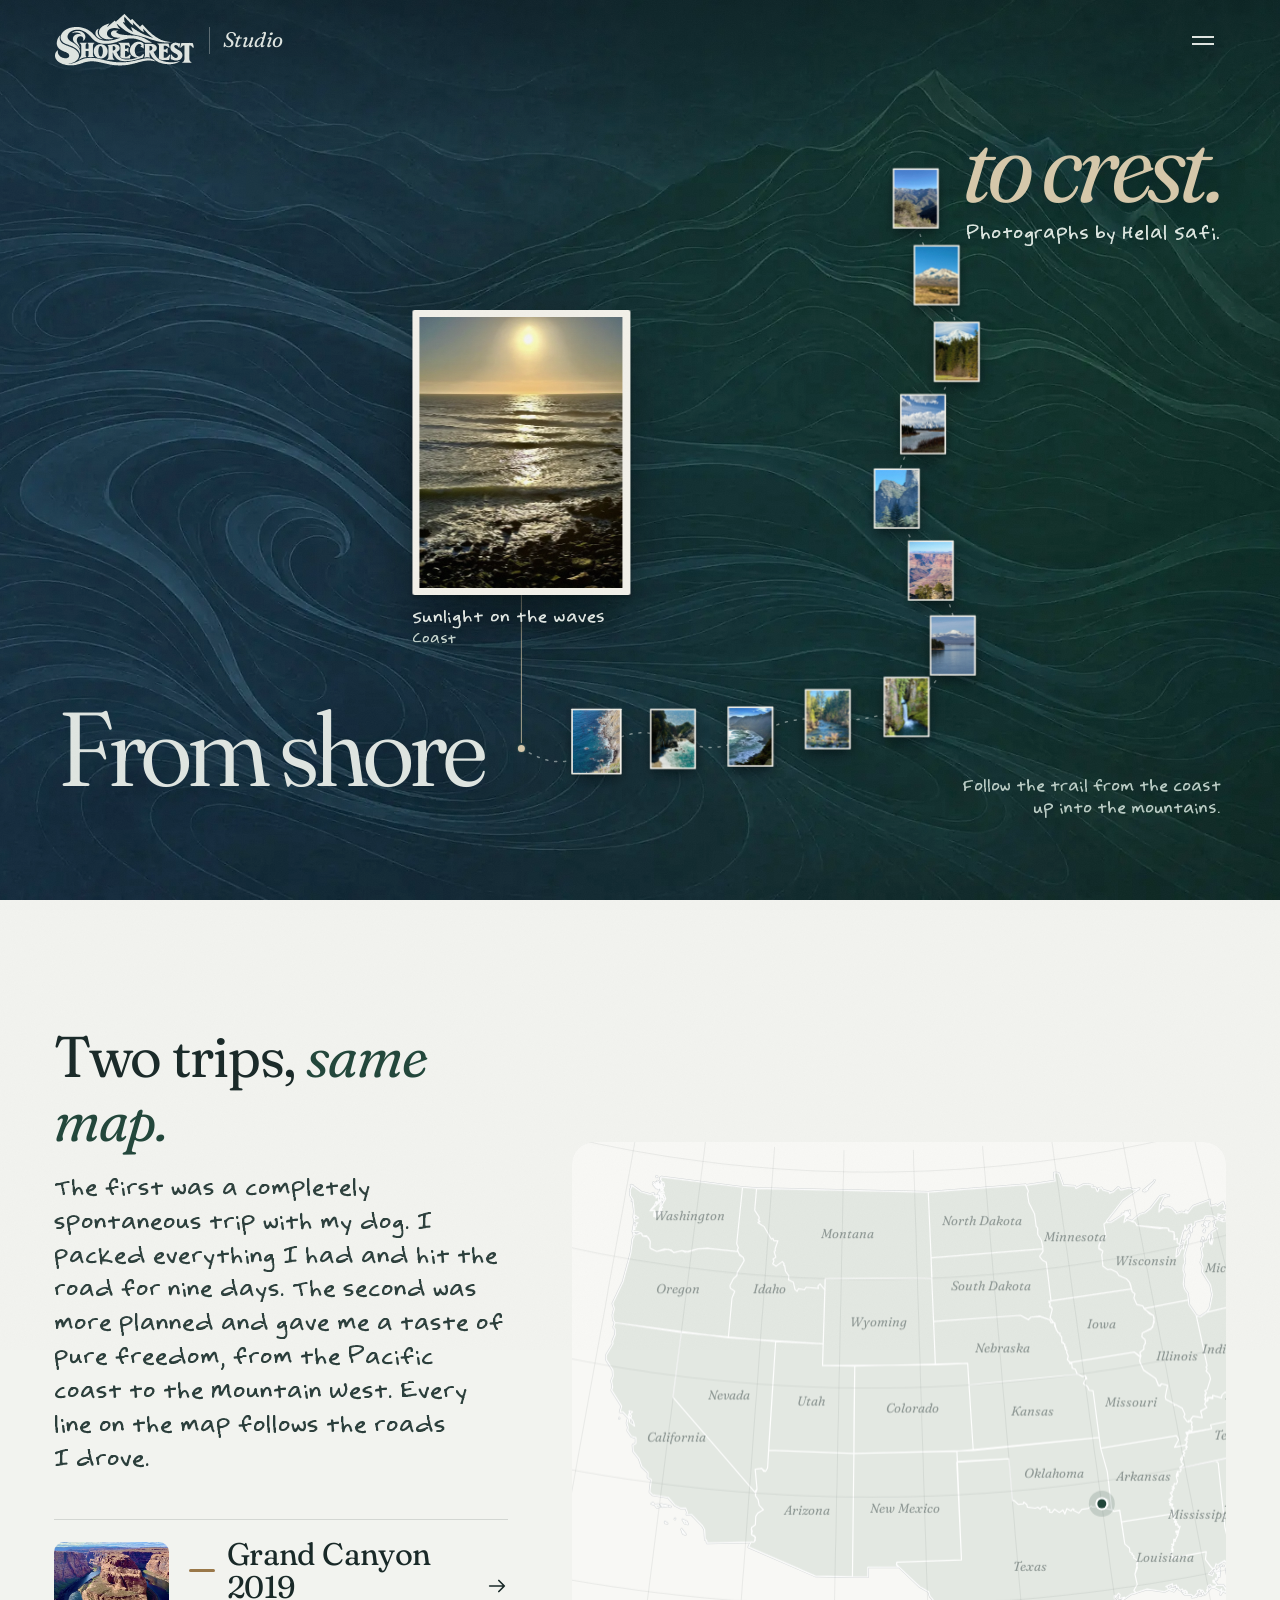
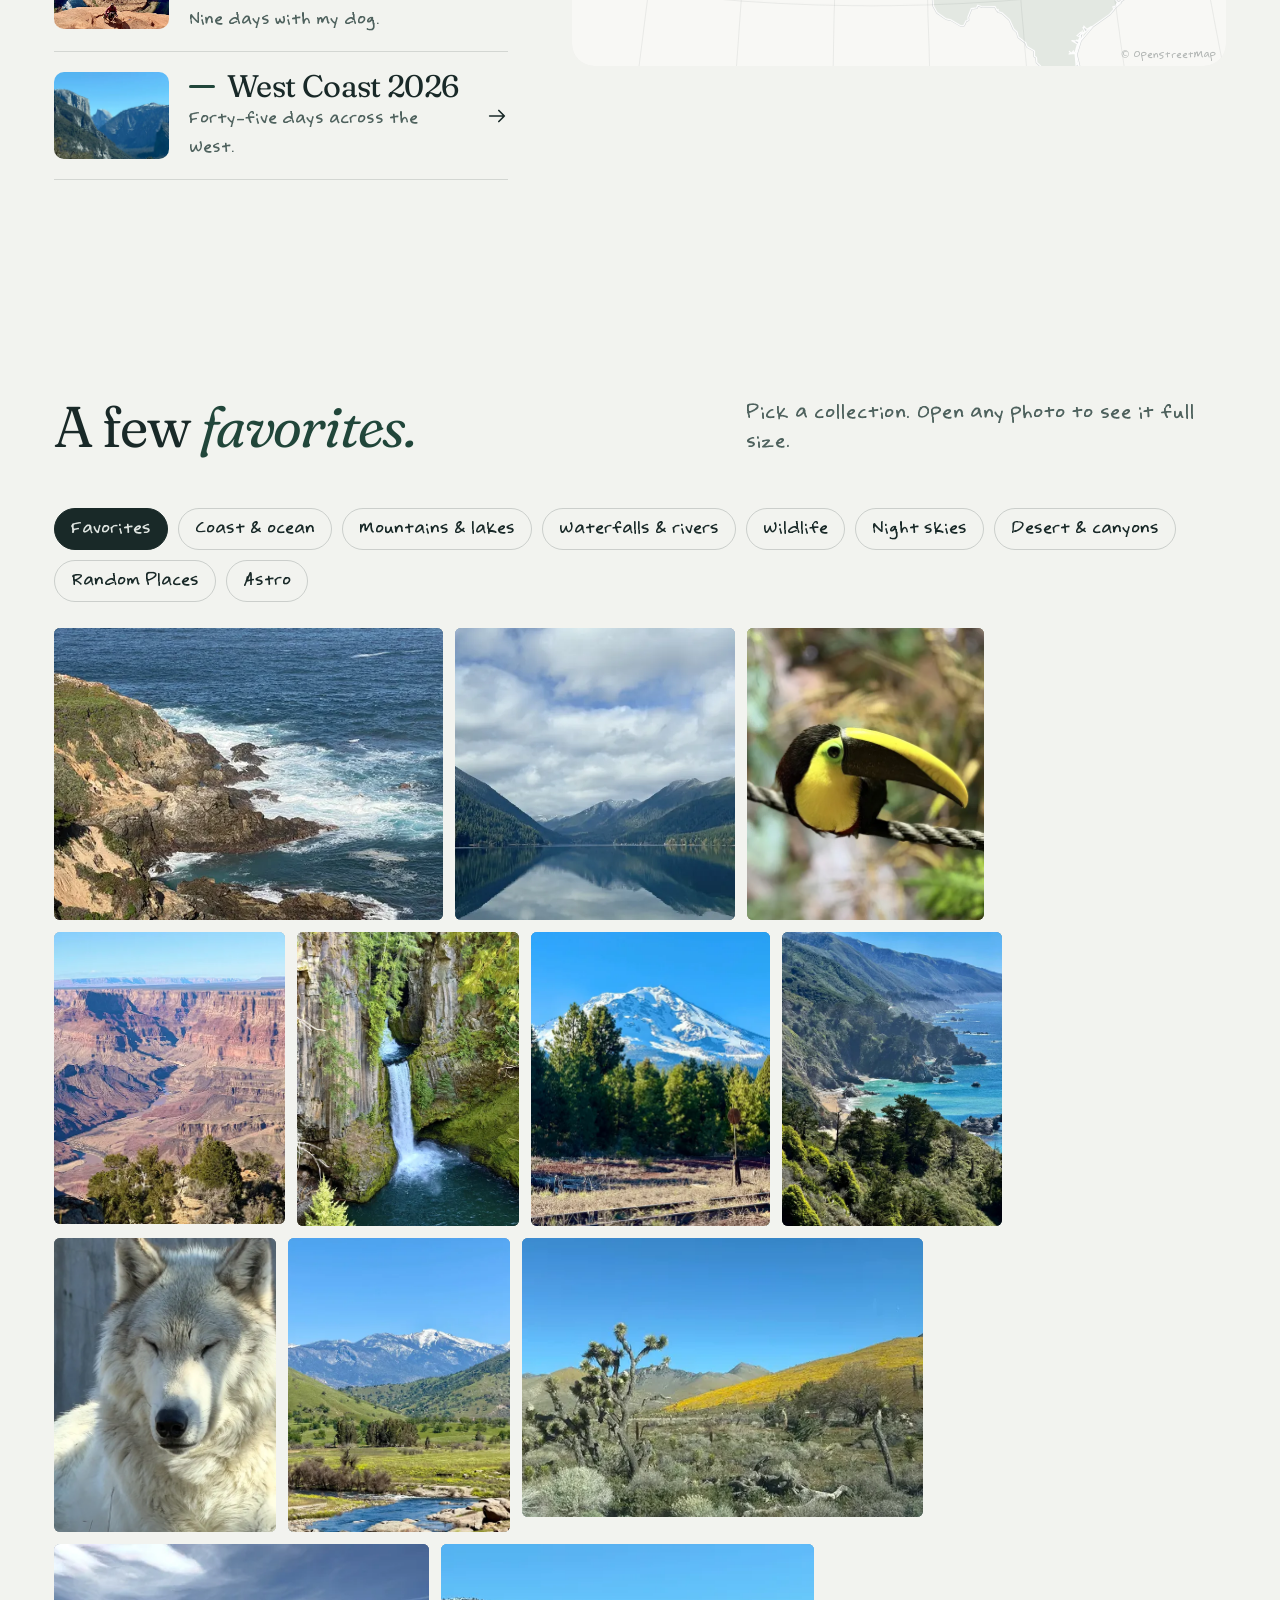
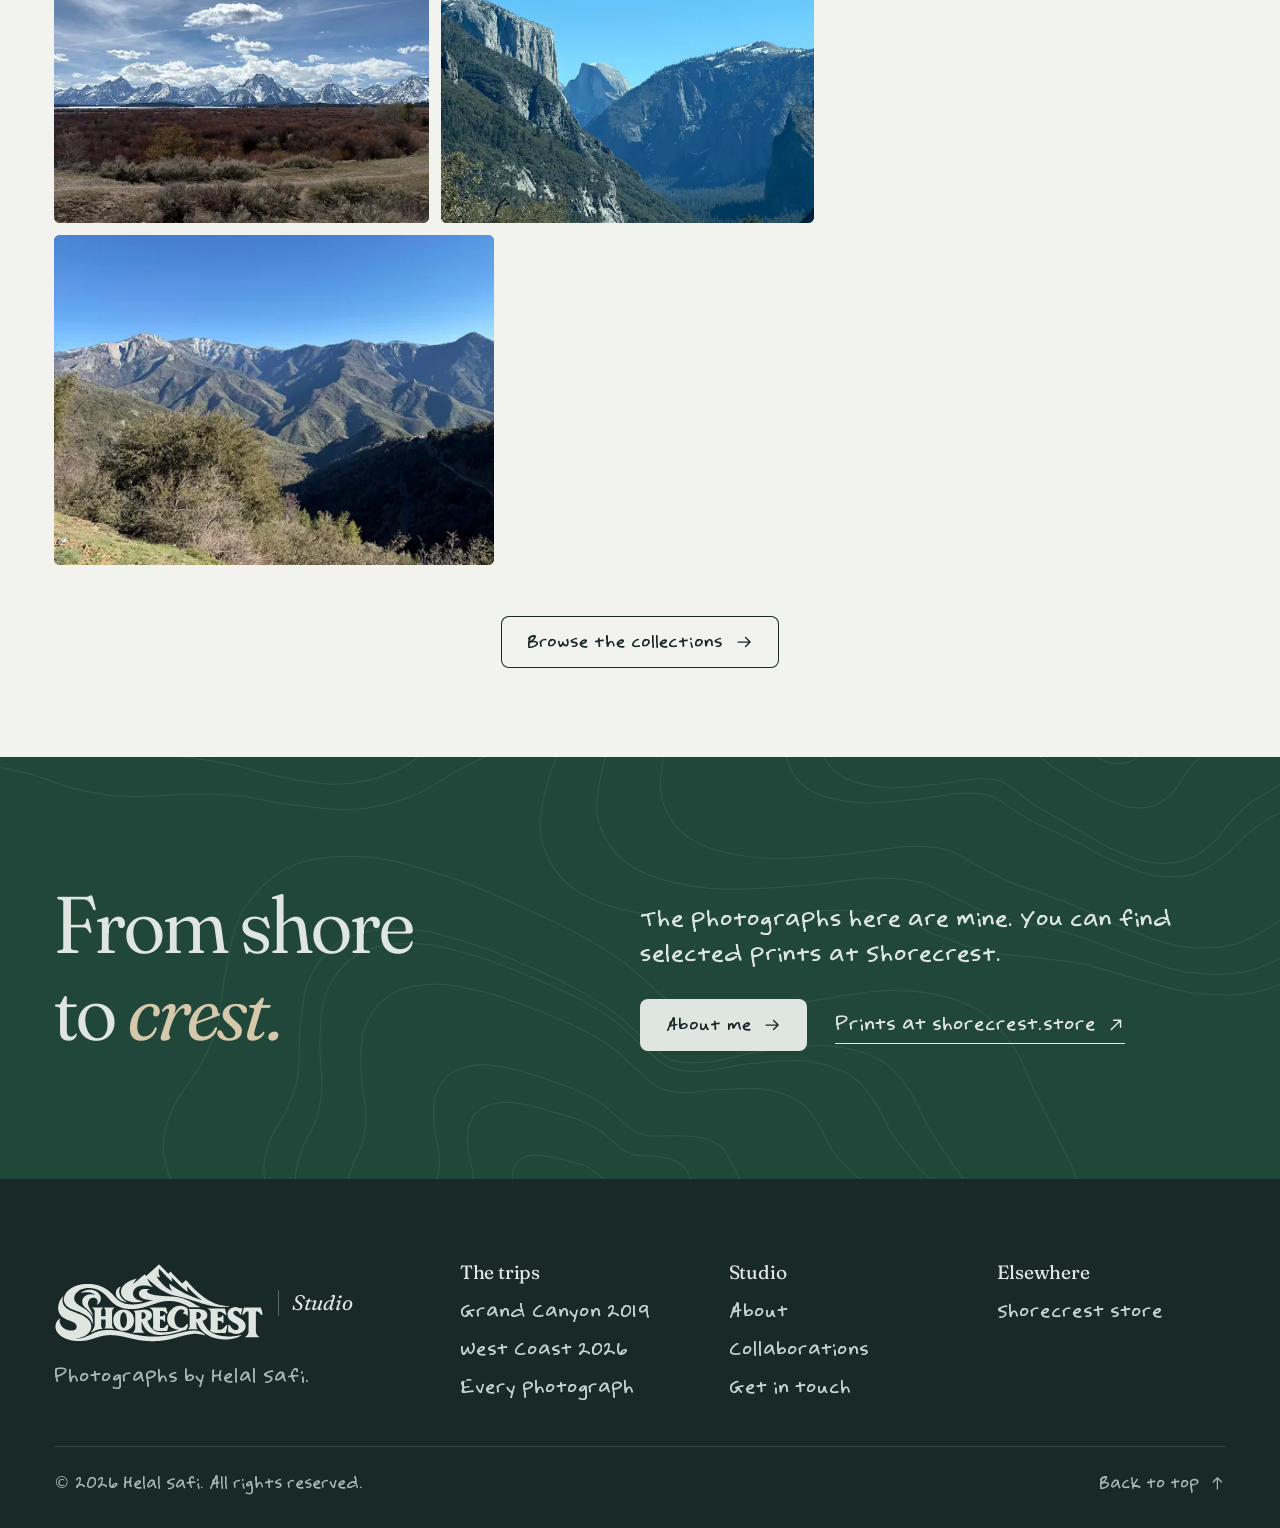
<file: index.html>
<!doctype html>
<html lang="en" data-default-header="light">
  <head>
    <meta charset="utf-8" />
    <meta name="viewport" content="width=device-width, initial-scale=1, viewport-fit=cover" />
    <title>Shorecrest Studio | Photographs by Helal Safi</title>
    <meta
      name="description"
      content="Coastlines, mountains, wildlife and night skies. Photography by Helal Safi."
    />
    <meta name="theme-color" content="#111d1c" />
    <link rel="canonical" href="https://shorecrest.studio/" />
    <meta property="og:type" content="website" />
    <meta property="og:site_name" content="Shorecrest Studio" />
    <meta property="og:title" content="Shorecrest Studio | Photographs by Helal Safi" />
    <meta
      property="og:description"
      content="Coastlines, mountains, wildlife and night skies. Photography by Helal Safi."
    />
    <meta property="og:url" content="https://shorecrest.studio/" />
    <meta
      property="og:image"
      content="https://shorecrest.studio/assets/img/og/studio.jpg?v=90e08a4"
    />
    <meta property="og:image:width" content="1200" />
    <meta property="og:image:height" content="630" />
    <meta name="twitter:card" content="summary_large_image" />
    <meta
      name="twitter:image"
      content="https://shorecrest.studio/assets/img/og/studio.jpg?v=90e08a4"
    />
    <link rel="icon" href="favicon.svg" type="image/svg+xml" />
    <link rel="icon" href="favicon.ico" sizes="any" />
    <link rel="apple-touch-icon" href="apple-touch-icon.png" />
    <link rel="manifest" href="site.webmanifest" />
    <link
      rel="preload"
      href="assets/fonts/fraunces.woff2"
      as="font"
      type="font/woff2"
      crossorigin
    />
    <link rel="preload" href="assets/fonts/safi.woff2" as="font" type="font/woff2" crossorigin />
    <link rel="stylesheet" href="assets/css/studio.css?v=20261006h" />
    <link rel="stylesheet" href="assets/css/climb.css?v=20261015b" />
    <script type="application/ld+json">
      {
        "@context": "https://schema.org",
        "@type": "WebSite",
        "name": "Shorecrest Studio",
        "url": "https://shorecrest.studio/",
        "author": {
          "@type": "Person",
          "name": "Helal Safi",
          "url": "https://shorecrest.studio/about.html"
        },
        "sameAs": ["https://shorecrest.store"]
      }
    </script>
  </head>
  <body>
    <a class="skip" href="#main">Skip to content</a>
    <div class="grain" aria-hidden="true"></div>

    <header class="hdr" data-theme="dark">
      <a class="hdr__brand" href="index.html" aria-label="Shorecrest Studio home"
        ><span class="hdr__logo" data-logo
          ><img src="assets/brand/logo-cloud.svg" alt="" width="168" height="63" /></span
        ><span class="hdr__studio">Studio</span></a
      >
      <nav class="hdr__nav" aria-label="Primary">
        <a href="road-trip-2019.html">Grand Canyon 2019</a>
        <a href="45-days.html">West Coast 2026</a>
        <a href="photographs.html">Photographs</a>
        <a href="astro.html">Astro</a>
        <a href="about.html">About</a>
        <a href="collaborations.html">Collaborations</a>
      </nav>
      <div class="hdr__tools">
        <a class="btn btn--sm ext" href="https://shorecrest.store" data-store
          >Prints
          <svg class="i" viewBox="0 0 24 24" aria-hidden="true">
            <path d="M4 12h16M14 6l6 6-6 6" /></svg
        ></a>
        <button
          class="menu-btn"
          type="button"
          aria-expanded="false"
          aria-controls="menu"
          aria-label="Open menu"
          ><span></span><span></span
        ></button>
      </div>
    </header>

    <div class="menu" id="menu">
      <svg class="menu__contour" data-contours="6" aria-hidden="true"></svg>
      <nav class="menu__links" aria-label="Mobile">
        <a href="road-trip-2019.html"><span>Grand Canyon 2019</span></a>
        <a href="45-days.html"><span>West Coast 2026</span></a>
        <a href="photographs.html"><span>Photographs</span></a>
        <a href="astro.html"><span>Astro</span></a>
        <a href="about.html"><span>About</span></a>
        <a href="collaborations.html"><span>Collaborations</span></a>
        <a href="https://shorecrest.store" data-store
          ><span class="menu__sub">Prints at shorecrest.store</span></a
        >
      </nav>
      <div class="menu__foot"
        ><span>Photographs by Helal Safi</span><span>shorecrest.studio</span></div
      >
    </div>

    <main id="main">
      <section class="climb" data-climb data-header="dark" aria-labelledby="climb-title">
        <div class="climb__land" aria-hidden="true"
          ><img
            src="assets/img/bg/shore-to-crest-1536.webp"
            srcset="assets/img/bg/shore-to-crest-1536.webp 1536w, assets/img/bg/shore-to-crest-2400.webp 2400w, assets/img/bg/shore-to-crest-3072.webp 3072w"
            sizes="(min-aspect-ratio: 3/2) 100vw, 150vh"
            alt=""
            width="1536"
            height="1024"
            fetchpriority="high"
            decoding="async"
        /></div>
        <h1 class="climb__title" id="climb-title"
          ><span class="climb__from">From shore</span>
          <span class="climb__to"><em>to crest.</em></span></h1
        >
        <p class="climb__by">Photographs by Helal Safi.</p>
        <svg class="climb__trail" aria-hidden="true" focusable="false">
          <path class="climb__trail-ahead" />
          <path class="climb__trail-done" />
          <line class="climb__thread" />
          <circle class="climb__spot" r="4.5" />
        </svg>
        <ol
          class="climb__stops"
          aria-label="Photographs from the coast up into the mountains"
          aria-describedby="climb-hint"
        >
          <li
            ><a
              class="climb__stop"
              href="photographs.html?collection=coast"
              data-title="Sunlight on the waves"
              data-place="Coast"
              aria-label="Sunlight on the waves, Coast. View photographs"
              ><span class="climb__stop-in"
                ><img
                  src="assets/img/photo/new-shoresunset2-480.webp"
                  srcset="assets/img/photo/new-shoresunset2-480.webp 480w, assets/img/photo/new-shoresunset2-960.webp 960w, assets/img/photo/new-shoresunset2-1320.webp 1320w"
                  sizes="(max-width: 760px) 52vw, 280px"
                  alt="Golden sunlight reflected across waves breaking near the shore."
                  decoding="async" /></span></a
          ></li>
          <li
            ><a
              class="climb__stop"
              href="45-days.html?stop=big-sur"
              data-title="Rocky Shore"
              data-place="Big Sur, California"
              aria-label="Rocky Shore, Big Sur, California. View photographs"
              tabindex="-1"
              ><span class="climb__stop-in"
                ><img
                  src="assets/img/photo/SC-002-480.webp"
                  srcset="assets/img/photo/SC-002-480.webp 480w, assets/img/photo/SC-002-960.webp 960w"
                  sizes="(max-width: 760px) 52vw, 280px"
                  alt="Looking down a rocky Big Sur shoreline where deep blue and turquoise water meets boulders and cliff."
                  decoding="async" /></span></a
          ></li>
          <li
            ><a
              class="climb__stop"
              href="45-days.html?stop=big-sur"
              data-title="Waterfall Cove"
              data-place="Big Sur, California"
              aria-label="Waterfall Cove, Big Sur, California. View photographs"
              tabindex="-1"
              ><span class="climb__stop-in"
                ><img
                  src="assets/img/photo/SC-004-480.webp"
                  srcset="assets/img/photo/SC-004-480.webp 480w, assets/img/photo/SC-004-960.webp 960w"
                  sizes="(max-width: 760px) 52vw, 280px"
                  alt="A waterfall dropping onto a small sandy cove with turquoise surf, framed by cliffs and cypress trees."
                  decoding="async" /></span></a
          ></li>
          <li
            ><a
              class="climb__stop"
              href="photographs.html?collection=coast"
              data-title="Oregon coast"
              data-place="Oregon"
              aria-label="Oregon coast, Oregon. View photographs"
              tabindex="-1"
              ><span class="climb__stop-in"
                ><img
                  src="assets/img/photo/new-oregon-480.webp"
                  srcset="assets/img/photo/new-oregon-480.webp 480w, assets/img/photo/new-oregon-960.webp 960w, assets/img/photo/new-oregon-1320.webp 1320w"
                  sizes="(max-width: 760px) 52vw, 280px"
                  alt="Waves breaking along a rocky coastline below wooded cliffs."
                  decoding="async" /></span></a
          ></li>
          <li
            ><a
              class="climb__stop"
              href="45-days.html?stop=toketee-falls"
              data-title="Forest Stream"
              data-place="Toketee Falls, Oregon"
              aria-label="Forest Stream, Toketee Falls, Oregon. View photographs"
              tabindex="-1"
              ><span class="climb__stop-in"
                ><img
                  src="assets/img/photo/SC-034-480.webp"
                  srcset="assets/img/photo/SC-034-480.webp 480w, assets/img/photo/SC-034-960.webp 960w"
                  sizes="(max-width: 760px) 52vw, 280px"
                  alt="A clear stream rippling over rocks through a sunlit pine forest."
                  decoding="async" /></span></a
          ></li>
          <li
            ><a
              class="climb__stop"
              href="45-days.html?stop=toketee-falls"
              data-title="Toketee Falls"
              data-place="Toketee Falls, Oregon"
              aria-label="Toketee Falls, Toketee Falls, Oregon. View photographs"
              tabindex="-1"
              ><span class="climb__stop-in"
                ><img
                  src="assets/img/photo/new-toketee-falls2-480.webp"
                  srcset="assets/img/photo/new-toketee-falls2-480.webp 480w, assets/img/photo/new-toketee-falls2-1320.webp 1320w"
                  sizes="(max-width: 760px) 52vw, 280px"
                  alt="Toketee Falls flowing between tall rock walls into a deep blue-green pool."
                  decoding="async" /></span></a
          ></li>
          <li
            ><a
              class="climb__stop"
              href="45-days.html?stop=lake-tahoe"
              data-title="Quiet Mountain Water"
              data-place="Lake Tahoe, California and Nevada"
              aria-label="Quiet Mountain Water, Lake Tahoe, California and Nevada. View photographs"
              tabindex="-1"
              ><span class="climb__stop-in"
                ><img
                  src="assets/img/photo/SC-047-480.webp"
                  srcset="assets/img/photo/SC-047-480.webp 480w, assets/img/photo/SC-047-960.webp 960w"
                  sizes="(max-width: 760px) 52vw, 280px"
                  alt="A calm lake beneath a snowy peak, with a forested island at left."
                  decoding="async" /></span></a
          ></li>
          <li
            ><a
              class="climb__stop"
              href="45-days.html?stop=grand-canyon"
              data-title="Canyon Depths"
              data-place="Grand Canyon, Arizona"
              aria-label="Canyon Depths, Grand Canyon, Arizona. View photographs"
              tabindex="-1"
              ><span class="climb__stop-in"
                ><img
                  src="assets/img/photo/SC-021-480.webp"
                  srcset="assets/img/photo/SC-021-480.webp 480w, assets/img/photo/SC-021-960.webp 960w"
                  sizes="(max-width: 760px) 52vw, 280px"
                  alt="Layered red and orange canyon walls dropping to a winding river far below, desert trees in the foreground."
                  decoding="async" /></span></a
          ></li>
          <li
            ><a
              class="climb__stop"
              href="45-days.html?stop=yosemite"
              data-title="Granite and Pines"
              data-place="Yosemite, California"
              aria-label="Granite and Pines, Yosemite, California. View photographs"
              tabindex="-1"
              ><span class="climb__stop-in"
                ><img
                  src="assets/img/photo/SC-059-480.webp"
                  srcset="assets/img/photo/SC-059-480.webp 480w, assets/img/photo/SC-059-960.webp 960w"
                  sizes="(max-width: 760px) 52vw, 280px"
                  alt="Towering granite cliffs with a thin waterfall and pale pines below."
                  decoding="async" /></span></a
          ></li>
          <li
            ><a
              class="climb__stop"
              href="45-days.html?stop=grand-teton"
              data-title="River and Peaks"
              data-place="Grand Teton, Wyoming"
              aria-label="River and Peaks, Grand Teton, Wyoming. View photographs"
              tabindex="-1"
              ><span class="climb__stop-in"
                ><img
                  src="assets/img/photo/SC-029-480.webp"
                  srcset="assets/img/photo/SC-029-480.webp 480w, assets/img/photo/SC-029-960.webp 960w, assets/img/photo/SC-029-1320.webp 1320w"
                  sizes="(max-width: 760px) 52vw, 280px"
                  alt="A river winding toward a snow-capped peak under puffy white clouds."
                  decoding="async" /></span></a
          ></li>
          <li
            ><a
              class="climb__stop"
              href="45-days.html?stop=rainier"
              data-title="Peak above the Pines"
              data-place="Mount Rainier, Washington"
              aria-label="Peak above the Pines, Mount Rainier, Washington. View photographs"
              tabindex="-1"
              ><span class="climb__stop-in"
                ><img
                  src="assets/img/photo/SC-035-480.webp"
                  srcset="assets/img/photo/SC-035-480.webp 480w, assets/img/photo/SC-035-960.webp 960w"
                  sizes="(max-width: 760px) 52vw, 280px"
                  alt="A snow-covered volcanic peak with a cap cloud rising above a tall evergreen forest."
                  decoding="async" /></span></a
          ></li>
          <li
            ><a
              class="climb__stop"
              href="45-days.html?stop=mount-shasta"
              data-title="Snow above the Plains"
              data-place="Mount Shasta, California"
              aria-label="Snow above the Plains, Mount Shasta, California. View photographs"
              tabindex="-1"
              ><span class="climb__stop-in"
                ><img
                  src="assets/img/photo/SC-042-480.webp"
                  srcset="assets/img/photo/SC-042-480.webp 480w, assets/img/photo/SC-042-960.webp 960w"
                  sizes="(max-width: 760px) 52vw, 280px"
                  alt="A snowy volcanic peak above golden grassland under a blue sky."
                  decoding="async" /></span></a
          ></li>
          <li
            ><a
              class="climb__stop"
              href="45-days.html?stop=sequoia"
              data-title="Mountain Layers"
              data-place="Sequoia, California"
              aria-label="Mountain Layers, Sequoia, California. View photographs"
              tabindex="-1"
              ><span class="climb__stop-in"
                ><img
                  src="assets/img/photo/SC-039-480.webp"
                  srcset="assets/img/photo/SC-039-480.webp 480w, assets/img/photo/SC-039-960.webp 960w"
                  sizes="(max-width: 760px) 52vw, 280px"
                  alt="Layered mountain ridges fading into blue haze above scrubby slopes."
                  decoding="async" /></span></a
          ></li>
        </ol>
        <p class="climb__cap" aria-hidden="true"
          ><span class="climb__cap-title">Sunlight on the waves</span
          ><span class="climb__cap-place">Coast</span></p
        >
        <p class="climb__hint" id="climb-hint"
          ><span class="climb__hint--fine"
            >Follow the trail from the coast up into the mountains.</span
          ><span class="climb__hint--touch"
            >Drag sideways to follow the trail from the coast up into the mountains.</span
          ><span class="sr-only">
            Use the left and right arrow keys to move between photographs.</span
          ></p
        >
      </section>

      <section class="sec paper" data-header="light" aria-labelledby="trips-title">
        <div class="wrap trips">
          <div class="trips__intro">
            <h2 class="h2" id="trips-title" data-split>Two trips, <em>same map.</em></h2>
            <p data-reveal style="--d:100"
              >The first was a completely spontaneous trip with my dog. I packed everything I had
              and hit the road for nine days. The second was more planned and gave me a taste of
              pure freedom, from the Pacific coast to the Mountain West. Every line on the map
              follows the roads I drove.</p
            >
            <ul class="tlist" data-reveal style="--d:200">
              <li>
                <a
                  class="trow"
                  href="road-trip-2019.html"
                  data-trip="2019"
                  style="--c: var(--trip-2019)"
                >
                  <span class="trow__img"
                    ><img
                      src="assets/img/photo/2019-horseshoebay-480.webp"
                      alt=""
                      loading="lazy"
                      decoding="async"
                  /></span>
                  <span
                    ><span class="trow__name"><i></i>Grand Canyon 2019</span
                    ><span class="trow__meta">Nine days with my dog.</span></span
                  >
                  <svg class="i" viewBox="0 0 24 24" aria-hidden="true">
                    <path d="M4 12h16M14 6l6 6-6 6" />
                  </svg>
                </a>
              </li>
              <li>
                <a class="trow" href="45-days.html" data-trip="45-days" style="--c: var(--trip-45)">
                  <span class="trow__img"
                    ><img
                      src="assets/img/photo/SC-058-480.webp"
                      alt=""
                      loading="lazy"
                      decoding="async"
                  /></span>
                  <span
                    ><span class="trow__name"><i></i>West Coast 2026</span
                    ><span class="trow__meta">Forty-five days across the West.</span></span
                  >
                  <svg class="i" viewBox="0 0 24 24" aria-hidden="true">
                    <path d="M4 12h16M14 6l6 6-6 6" />
                  </svg>
                </a>
              </li>
            </ul>
          </div>
          <div class="trips__map" data-reveal style="--d:150">
            <div class="atlas" data-atlas>
              <canvas aria-hidden="true"></canvas>
              <div class="mlayer"></div>
              <p class="atlas__credit"
                ><a
                  href="https://www.openstreetmap.org/copyright"
                  target="_blank"
                  rel="noopener"
                  aria-label="Map data © OpenStreetMap contributors"
                  >© OpenStreetMap</a
                ></p
              >
            </div>
          </div>
        </div>
      </section>

      <section class="sec--tight paper" data-header="light" aria-labelledby="sel-title">
        <div class="wrap">
          <div class="sec-head">
            <h2 class="h2" id="sel-title" data-split>A few <em>favorites.</em></h2>
            <p data-reveal>Pick a collection. Open any photo to see it full size.</p>
          </div>
          <div
            class="collection-tabs"
            data-collection-tabs
            role="group"
            aria-label="Photo collections"
          ></div>
          <div class="collection-stage"><div data-selection></div></div>
          <div class="sel-foot" data-reveal
            ><a class="btn btn--ghost" href="photographs.html"
              >Browse the collections
              <svg class="i" viewBox="0 0 24 24" aria-hidden="true">
                <path d="M4 12h16M14 6l6 6-6 6" /></svg></a
          ></div>
        </div>
      </section>

      <section class="sec pine band" data-header="dark" aria-labelledby="band-title">
        <svg class="band__contour" data-contours="7" aria-hidden="true"></svg>
        <div class="wrap band__in">
          <h2 class="h1" id="band-title" data-split>From shore <br />to <em>crest.</em></h2>
          <div>
            <p data-reveal
              >The photographs here are mine. You can find selected prints at Shorecrest.</p
            >
            <div class="band__links" data-reveal style="--d:150">
              <a class="btn btn--light" href="about.html"
                >About me
                <svg class="i" viewBox="0 0 24 24" aria-hidden="true">
                  <path d="M4 12h16M14 6l6 6-6 6" /></svg
              ></a>
              <a class="link ext" href="https://shorecrest.store" data-store
                >Prints at shorecrest.store
                <svg class="i" viewBox="0 0 24 24" aria-hidden="true">
                  <path d="M4 12h16M14 6l6 6-6 6" /></svg
              ></a>
            </div>
          </div>
        </div>
      </section>
    </main>

    <footer class="foot" data-header="dark">
      <div class="wrap">
        <div class="foot__grid">
          <div class="foot__brand">
            <a href="index.html" aria-label="Shorecrest Studio home"
              ><span class="hdr__logo" data-logo
                ><img src="assets/brand/logo-cloud.svg" alt="" width="210" height="79" /></span
              ><span class="hdr__studio">Studio</span></a
            >
            <p>Photographs by Helal Safi.</p>
          </div>
          <div class="foot__col">
            <h3>The trips</h3>
            <ul>
              <li><a href="road-trip-2019.html">Grand Canyon 2019</a></li>
              <li><a href="45-days.html">West Coast 2026</a></li>
              <li><a href="photographs.html">Every photograph</a></li>
            </ul>
          </div>
          <div class="foot__col">
            <h3>Studio</h3>
            <ul>
              <li><a href="about.html">About</a></li>
              <li><a href="collaborations.html">Collaborations</a></li>
              <li
                ><a href="https://www.safisolutions.org" data-contact target="_blank" rel="noopener"
                  >Get in touch</a
                ></li
              >
              <li><a href="#" data-email>Email</a></li>
            </ul>
          </div>
          <div class="foot__col">
            <h3>Elsewhere</h3>
            <ul>
              <li><a href="https://shorecrest.store" data-store>Shorecrest store</a></li>
              <li
                ><a href="#" data-social="instagram" target="_blank" rel="noopener"
                  >Instagram</a
                ></li
              >
              <li><a href="#" data-social="tiktok" target="_blank" rel="noopener">TikTok</a></li>
            </ul>
          </div>
        </div>
        <div class="foot__base">
          <span>&copy; <span data-year>2026</span> Helal Safi. All rights reserved.</span>
          <button class="totop" type="button" data-totop
            >Back to top
            <svg class="i" viewBox="0 0 24 24" aria-hidden="true">
              <path d="M12 20V4M6 10l6-6 6 6" /></svg
          ></button>
        </div>
      </div>
    </footer>

    <script src="assets/js/config.js"></script>
    <script src="assets/js/data.js?v=20261006g"></script>
    <script src="assets/js/geo.js"></script>
    <script src="assets/js/logo-data.js"></script>
    <script src="assets/vendor/lenis.min.js"></script>
    <script src="assets/js/core.js?v=20261006"></script>
    <script src="assets/js/map.js"></script>
    <script src="assets/js/viewer.js"></script>
    <script src="assets/js/home.js?v=20261007a"></script>
    <script src="assets/js/climb.js?v=20261015c"></script>
  </body>
</html>
</file>
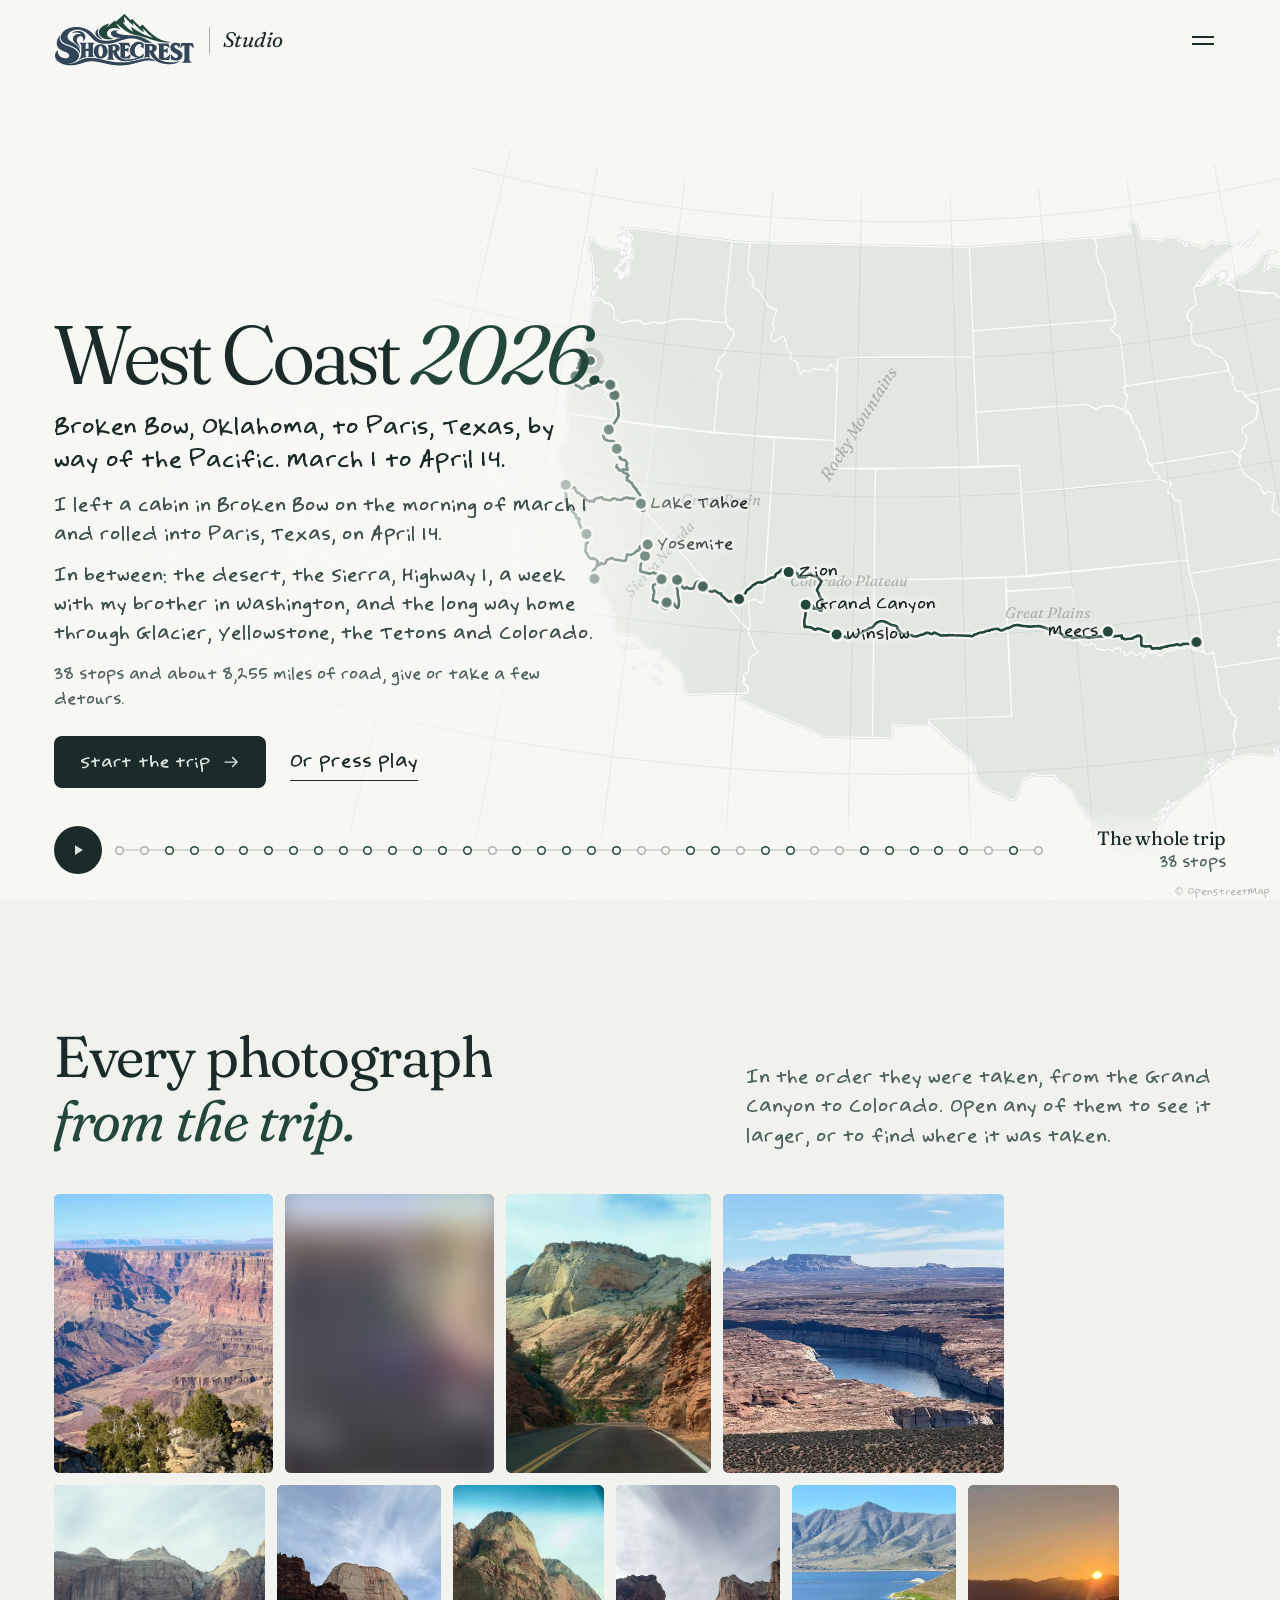
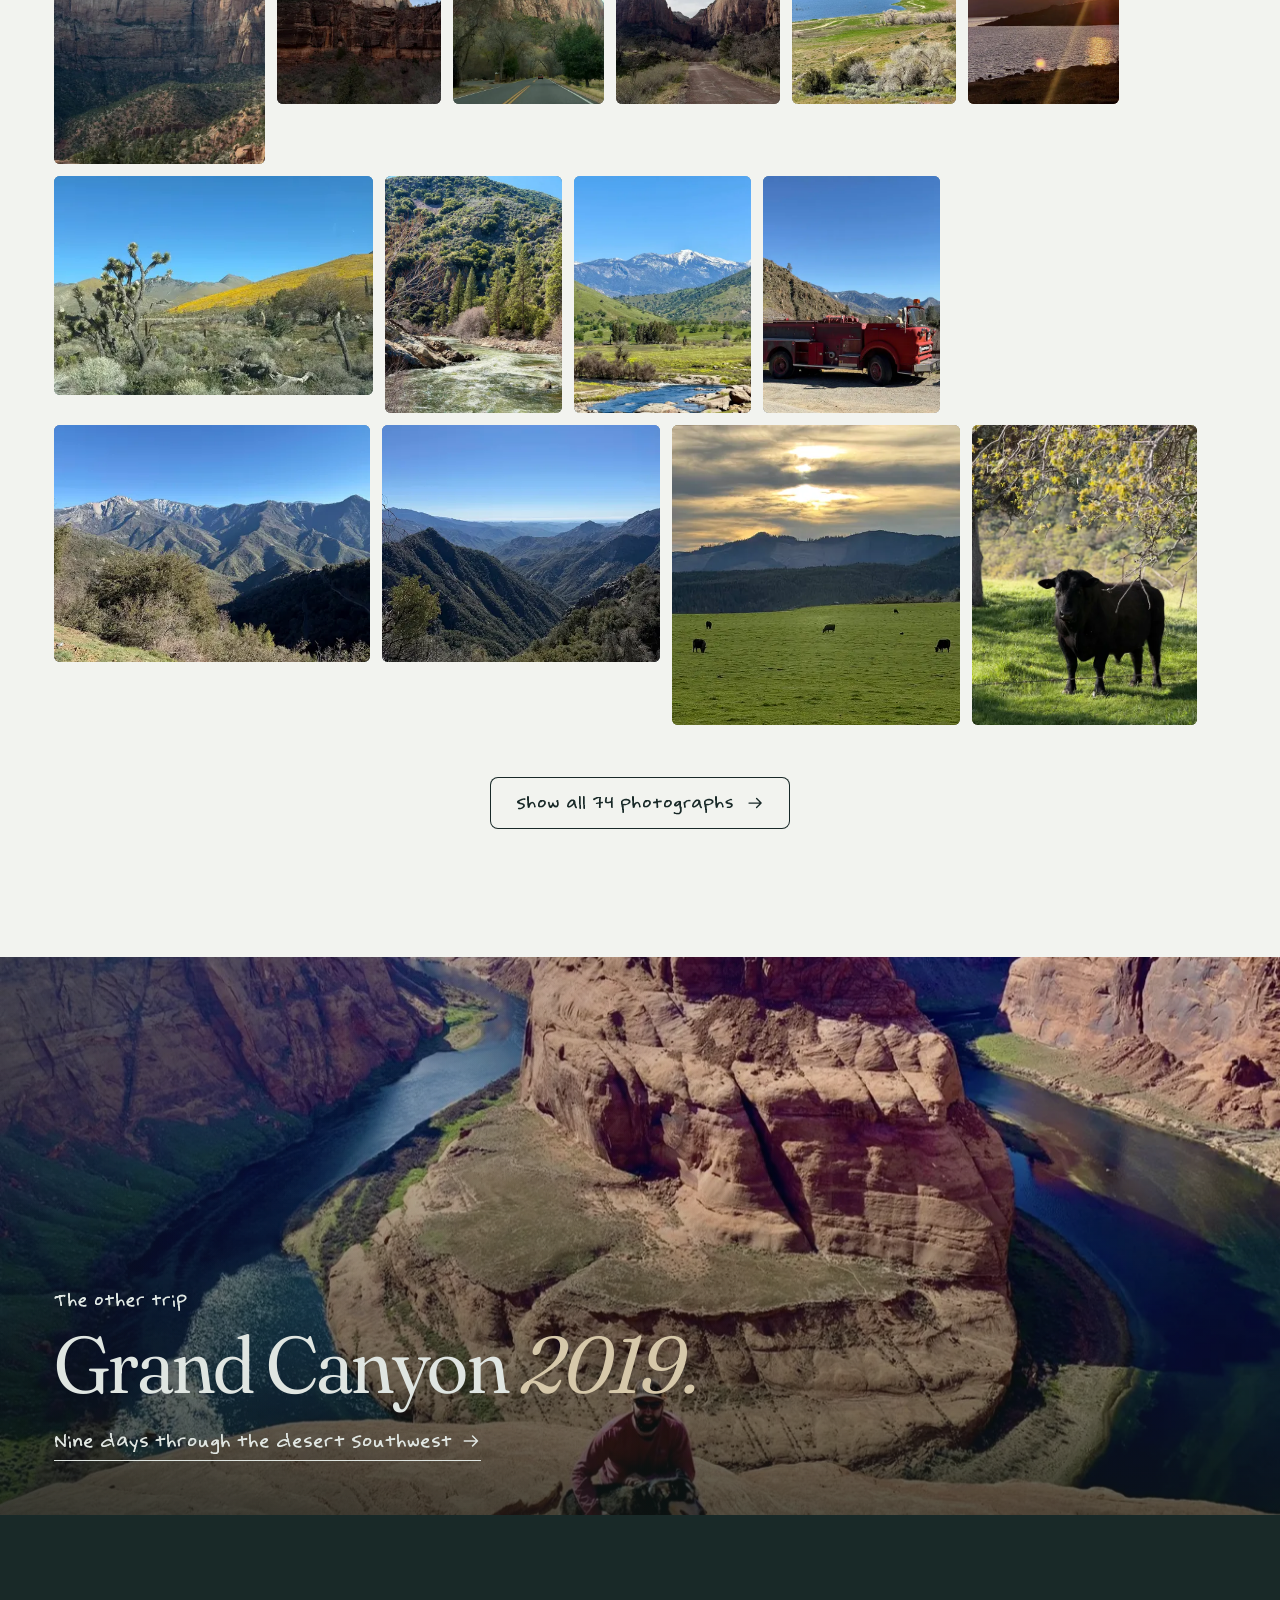
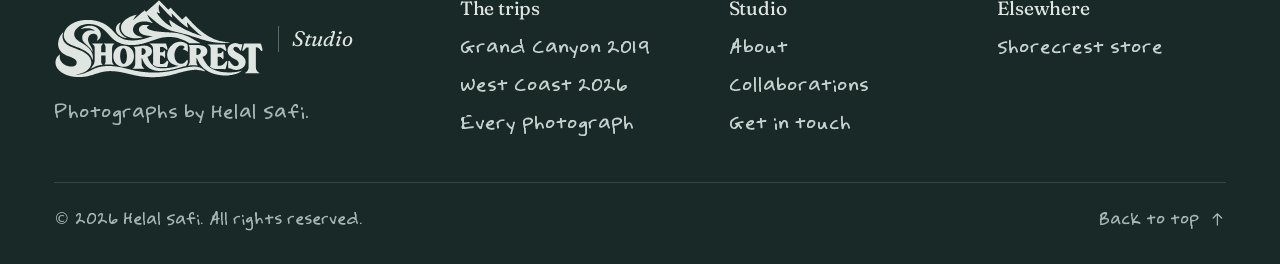
<file: 45-days.html>
<!doctype html>
<html lang="en" data-default-header="light">
  <head>
    <meta charset="utf-8" />
    <meta name="viewport" content="width=device-width, initial-scale=1, viewport-fit=cover" />
    <title>West Coast 2026 | Shorecrest Studio</title>
    <meta
      name="description"
      content="Forty-five days on the road, from Broken Bow, Oklahoma, to the Pacific and back. The real route, stop by stop, with the photographs from each place."
    />
    <meta name="theme-color" content="#f8f8f5" />
    <link rel="canonical" href="https://shorecrest.studio/45-days.html" />
    <meta property="og:type" content="article" />
    <meta property="og:site_name" content="Shorecrest Studio" />
    <meta property="og:title" content="West Coast 2026 | Shorecrest Studio" />
    <meta
      property="og:description"
      content="Broken Bow, Oklahoma, to Paris, Texas, by way of the Pacific. The route and the photographs."
    />
    <meta property="og:url" content="https://shorecrest.studio/45-days.html" />
    <meta property="og:image" content="https://shorecrest.studio/assets/img/og/45-days.jpg" />
    <meta property="og:image:width" content="1200" />
    <meta property="og:image:height" content="630" />
    <meta name="twitter:card" content="summary_large_image" />
    <link rel="icon" href="favicon.svg" type="image/svg+xml" />
    <link rel="icon" href="favicon.ico" sizes="any" />
    <link rel="apple-touch-icon" href="apple-touch-icon.png" />
    <link rel="manifest" href="site.webmanifest" />
    <link
      rel="preload"
      href="assets/fonts/fraunces.woff2"
      as="font"
      type="font/woff2"
      crossorigin
    />
    <link rel="preload" href="assets/fonts/safi.woff2" as="font" type="font/woff2" crossorigin />
    <link rel="stylesheet" href="assets/css/studio.css?v=20261006h" />
  </head>
  <body>
    <a class="skip" href="#main">Skip to content</a>
    <div class="grain" aria-hidden="true"></div>

    <header class="hdr" data-theme="light">
      <a class="hdr__brand" href="index.html" aria-label="Shorecrest Studio home"
        ><span class="hdr__logo" data-logo
          ><img src="assets/brand/logo-primary.svg" alt="" width="168" height="63" /></span
        ><span class="hdr__studio">Studio</span></a
      >
      <nav class="hdr__nav" aria-label="Primary">
        <a href="road-trip-2019.html">Grand Canyon 2019</a>
        <a href="45-days.html" aria-current="page">West Coast 2026</a>
        <a href="photographs.html">Photographs</a>
        <a href="astro.html">Astro</a>
        <a href="about.html">About</a>
        <a href="collaborations.html">Collaborations</a>
      </nav>
      <div class="hdr__tools">
        <a class="btn btn--sm ext" href="https://shorecrest.store" data-store
          >Prints
          <svg class="i" viewBox="0 0 24 24" aria-hidden="true">
            <path d="M4 12h16M14 6l6 6-6 6" /></svg
        ></a>
        <button
          class="menu-btn"
          type="button"
          aria-expanded="false"
          aria-controls="menu"
          aria-label="Open menu"
          ><span></span><span></span
        ></button>
      </div>
    </header>

    <div class="menu" id="menu">
      <svg class="menu__contour" data-contours="6" aria-hidden="true"></svg>
      <nav class="menu__links" aria-label="Mobile">
        <a href="road-trip-2019.html"><span>Grand Canyon 2019</span></a>
        <a href="45-days.html"><span>West Coast 2026</span></a>
        <a href="photographs.html"><span>Photographs</span></a>
        <a href="astro.html"><span>Astro</span></a>
        <a href="about.html"><span>About</span></a>
        <a href="collaborations.html"><span>Collaborations</span></a>
        <a href="https://shorecrest.store" data-store
          ><span class="menu__sub">Prints at shorecrest.store</span></a
        >
      </nav>
      <div class="menu__foot"
        ><span>Photographs by Helal Safi</span><span>shorecrest.studio</span></div
      >
    </div>

    <main id="main">
      <section
        class="ex"
        data-trip="45-days"
        data-header="light"
        aria-label="The route, stop by stop"
      >
        <div class="ex__map">
          <canvas aria-hidden="true"></canvas>
          <div class="mlayer"></div>
        </div>

        <div class="rail">
          <button class="rail__play" type="button" aria-label="Play the trip"
            ><svg class="i i-play" viewBox="0 0 24 24" aria-hidden="true">
              <path d="M8 5.5v13l10.5-6.5z" fill="currentColor" stroke="none" /></svg
            ><svg class="i i-pause" viewBox="0 0 24 24" aria-hidden="true">
              <path d="M8 5h3v14H8zM13 5h3v14h-3z" fill="currentColor" stroke="none" /></svg
          ></button>
          <div
            class="rail__track"
            role="slider"
            tabindex="0"
            aria-label="Stops along the route"
            aria-valuemin="1"
            aria-valuemax="38"
            aria-valuenow="0"
          >
            <span class="rail__line"></span><span class="rail__fill"></span
            ><span class="rail__tip"></span>
          </div>
          <p class="rail__where" aria-live="polite"></p>
        </div>

        <div class="ex__intro">
          <h1 data-split data-manual>West Coast <em>2026.</em></h1>
          <p class="ex__sub" data-reveal data-manual style="--d:250"
            >Broken Bow, Oklahoma, to Paris, Texas, by way of the Pacific. March 1 to April 14.</p
          >
          <div class="ex__story" data-reveal data-manual style="--d:350">
            <p
              >I left a cabin in Broken Bow on the morning of March 1 and rolled into Paris, Texas,
              on April 14.</p
            >
            <p
              >In between: the desert, the Sierra, Highway 1, a week with my brother in Washington,
              and the long way home through Glacier, Yellowstone, the Tetons and Colorado.</p
            >
          </div>
          <p class="ex__facts" data-facts data-reveal data-manual style="--d:420"></p>
          <div class="ex__ctas" data-reveal data-manual style="--d:500">
            <button class="btn" type="button" data-start
              >Start the trip
              <svg class="i" viewBox="0 0 24 24" aria-hidden="true">
                <path d="M4 12h16M14 6l6 6-6 6" /></svg
            ></button>
            <button class="link" type="button" data-play>Or press play</button>
          </div>
        </div>

        <aside class="card" aria-label="This stop">
          <div class="card__media">
            <p class="card__pcap"></p>
            <div class="card__pnav">
              <button type="button" data-pprev aria-label="Previous photo"
                ><svg class="i" viewBox="0 0 24 24" aria-hidden="true">
                  <path d="M20 12H4M10 6l-6 6 6 6" /></svg
              ></button>
              <span class="card__pcount"></span>
              <button type="button" data-pnext aria-label="Next photo"
                ><svg class="i" viewBox="0 0 24 24" aria-hidden="true">
                  <path d="M4 12h16M14 6l6 6-6 6" /></svg
              ></button>
            </div>
          </div>
          <div class="card__body" data-lenis-prevent aria-live="polite"></div>
          <div class="card__nav">
            <button class="link" type="button" data-whole
              ><svg class="i" viewBox="0 0 24 24" aria-hidden="true">
                <path d="M4 9V4h5M20 9V4h-5M4 15v5h5M20 15v5h-5" /></svg
              >The whole trip</button
            >
            <div class="card__arrows">
              <button class="icon-btn" type="button" data-prev aria-label="Previous stop"
                ><svg class="i" viewBox="0 0 24 24" aria-hidden="true">
                  <path d="M20 12H4M10 6l-6 6 6 6" /></svg
              ></button>
              <button class="icon-btn" type="button" data-next aria-label="Next stop"
                ><svg class="i" viewBox="0 0 24 24" aria-hidden="true">
                  <path d="M4 12h16M14 6l6 6-6 6" /></svg
              ></button>
            </div>
          </div>
        </aside>

        <p class="ex__credit"
          ><a
            href="https://www.openstreetmap.org/copyright"
            target="_blank"
            rel="noopener"
            aria-label="Map data © OpenStreetMap contributors"
            >© OpenStreetMap</a
          ></p
        >
      </section>

      <section class="sec paper" id="photos" data-header="light" aria-labelledby="photos-title">
        <div class="wrap">
          <div class="tp-head">
            <h2 class="h2" id="photos-title" data-split
              >Every photograph <em>from the trip.</em></h2
            >
            <p data-reveal
              >In the order they were taken, from the Grand Canyon to Colorado. Open any of them to
              see it larger, or to find where it was taken.</p
            >
          </div>
          <div data-trip-photos></div>
        </div>
      </section>

      <a class="next" href="road-trip-2019.html" data-header="dark">
        <img
          src="assets/img/photo/2019-horseshoebay-960.webp"
          srcset="assets/img/photo/2019-horseshoebay-480.webp 480w, assets/img/photo/2019-horseshoebay-960.webp 960w, assets/img/photo/2019-horseshoebay-1320.webp 1320w"
          sizes="100vw"
          alt=""
          loading="lazy"
          data-parallax="0.12"
        />
        <div class="next__in">
          <p>The other trip</p>
          <h2 class="h1">Grand Canyon <em>2019.</em></h2>
          <span class="link"
            >Nine days through the desert Southwest
            <svg class="i" viewBox="0 0 24 24" aria-hidden="true">
              <path d="M4 12h16M14 6l6 6-6 6" /></svg
          ></span>
        </div>
      </a>
    </main>

    <footer class="foot" data-header="dark">
      <div class="wrap">
        <div class="foot__grid">
          <div class="foot__brand">
            <a href="index.html" aria-label="Shorecrest Studio home"
              ><span class="hdr__logo" data-logo
                ><img src="assets/brand/logo-cloud.svg" alt="" width="210" height="79" /></span
              ><span class="hdr__studio">Studio</span></a
            >
            <p>Photographs by Helal Safi.</p>
          </div>
          <div class="foot__col">
            <h3>The trips</h3>
            <ul>
              <li><a href="road-trip-2019.html">Grand Canyon 2019</a></li>
              <li><a href="45-days.html">West Coast 2026</a></li>
              <li><a href="photographs.html">Every photograph</a></li>
            </ul>
          </div>
          <div class="foot__col">
            <h3>Studio</h3>
            <ul>
              <li><a href="about.html">About</a></li>
              <li><a href="collaborations.html">Collaborations</a></li>
              <li
                ><a href="https://www.safisolutions.org" data-contact target="_blank" rel="noopener"
                  >Get in touch</a
                ></li
              >
              <li><a href="#" data-email>Email</a></li>
            </ul>
          </div>
          <div class="foot__col">
            <h3>Elsewhere</h3>
            <ul>
              <li><a href="https://shorecrest.store" data-store>Shorecrest store</a></li>
              <li
                ><a href="#" data-social="instagram" target="_blank" rel="noopener"
                  >Instagram</a
                ></li
              >
              <li><a href="#" data-social="tiktok" target="_blank" rel="noopener">TikTok</a></li>
            </ul>
          </div>
        </div>
        <div class="foot__base">
          <span>&copy; <span data-year>2026</span> Helal Safi. All rights reserved.</span>
          <button class="totop" type="button" data-totop
            >Back to top
            <svg class="i" viewBox="0 0 24 24" aria-hidden="true">
              <path d="M12 20V4M6 10l6-6 6 6" /></svg
          ></button>
        </div>
      </div>
    </footer>

    <script src="assets/js/config.js"></script>
    <script src="assets/js/data.js?v=20261006c"></script>
    <script src="assets/js/geo.js"></script>
    <script src="assets/js/logo-data.js"></script>
    <script src="assets/vendor/lenis.min.js"></script>
    <script src="assets/js/core.js?v=20261006"></script>
    <script src="assets/js/map.js"></script>
    <script src="assets/js/viewer.js"></script>
    <script src="assets/js/journey.js"></script>
  </body>
</html>
</file>
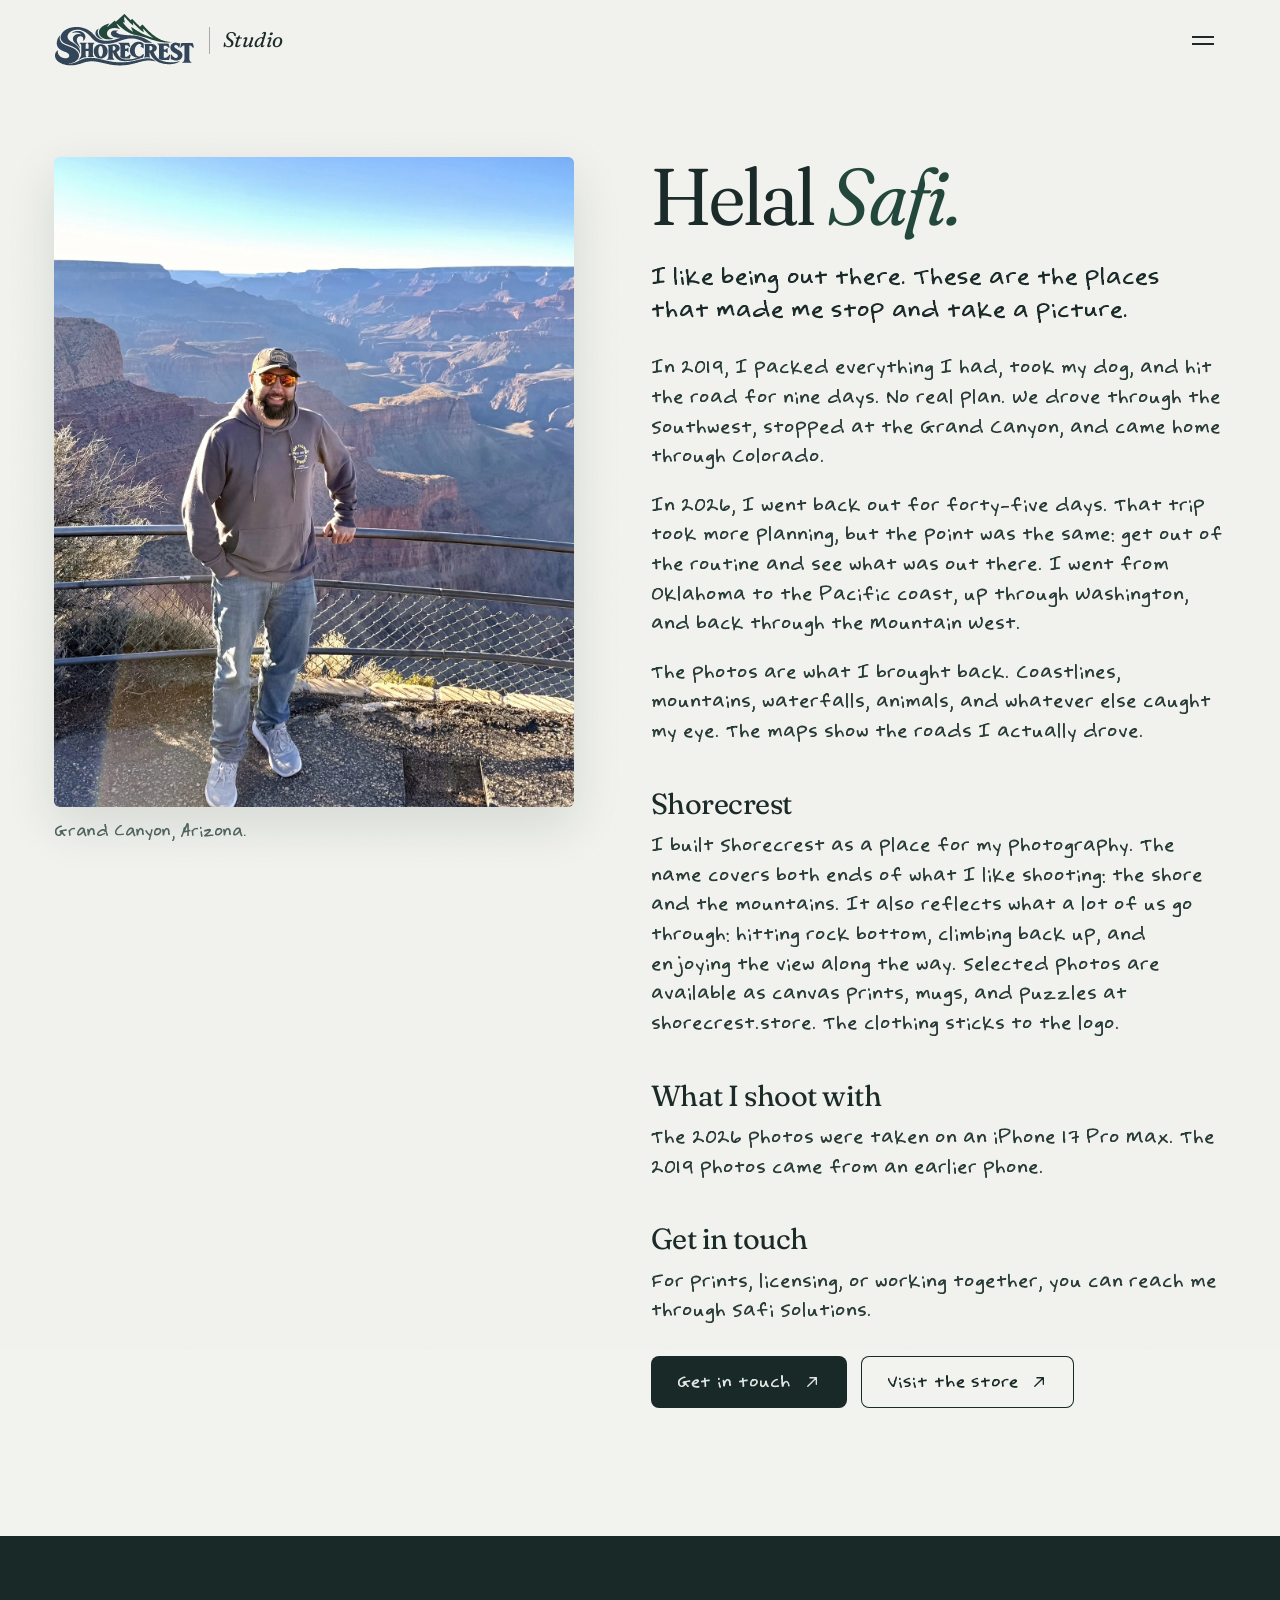
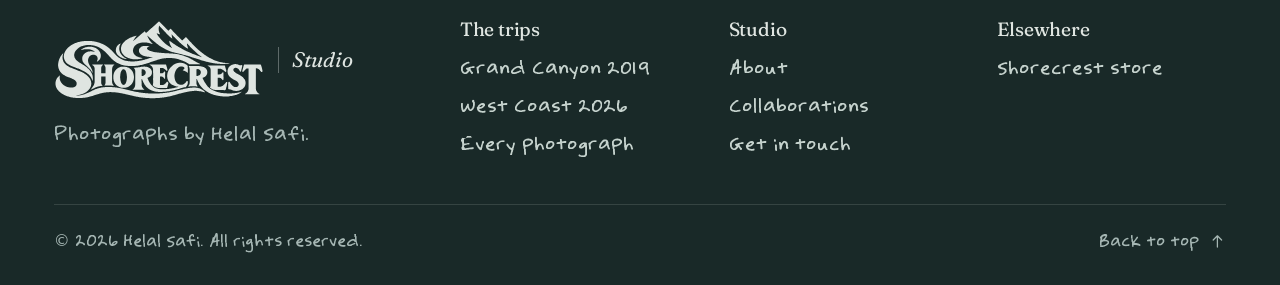
<file: about.html>
<!doctype html>
<html lang="en" data-default-header="light">
  <head>
    <meta charset="utf-8" />
    <meta name="viewport" content="width=device-width, initial-scale=1, viewport-fit=cover" />
    <title>About | Shorecrest Studio</title>
    <meta
      name="description"
      content="Helal Safi photographs long drives across the American West. The story behind Shorecrest Studio and the two road trips on it."
    />
    <meta name="theme-color" content="#f2f3ef" />
    <link rel="canonical" href="https://shorecrest.studio/about.html" />
    <meta property="og:type" content="profile" />
    <meta property="og:site_name" content="Shorecrest Studio" />
    <meta property="og:title" content="About | Shorecrest Studio" />
    <meta
      property="og:description"
      content="Helal Safi photographs long drives across the American West."
    />
    <meta property="og:url" content="https://shorecrest.studio/about.html" />
    <meta property="og:image" content="https://shorecrest.studio/assets/img/og/studio.jpg" />
    <meta property="og:image:width" content="1200" />
    <meta property="og:image:height" content="630" />
    <meta name="twitter:card" content="summary_large_image" />
    <link rel="icon" href="favicon.svg" type="image/svg+xml" />
    <link rel="icon" href="favicon.ico" sizes="any" />
    <link rel="apple-touch-icon" href="apple-touch-icon.png" />
    <link rel="manifest" href="site.webmanifest" />
    <link
      rel="preload"
      href="assets/fonts/fraunces.woff2"
      as="font"
      type="font/woff2"
      crossorigin
    />
    <link rel="preload" href="assets/fonts/safi.woff2" as="font" type="font/woff2" crossorigin />
    <link rel="stylesheet" href="assets/css/studio.css?v=20261006h" />
    <script type="application/ld+json">
      {
        "@context": "https://schema.org",
        "@type": "Person",
        "name": "Helal Safi",
        "url": "https://shorecrest.studio/about.html",
        "sameAs": ["https://shorecrest.store", "https://www.safisolutions.org"]
      }
    </script>
  </head>
  <body>
    <a class="skip" href="#main">Skip to content</a>
    <div class="grain" aria-hidden="true"></div>

    <header class="hdr" data-theme="light">
      <a class="hdr__brand" href="index.html" aria-label="Shorecrest Studio home"
        ><span class="hdr__logo" data-logo
          ><img src="assets/brand/logo-primary.svg" alt="" width="168" height="63" /></span
        ><span class="hdr__studio">Studio</span></a
      >
      <nav class="hdr__nav" aria-label="Primary">
        <a href="road-trip-2019.html">Grand Canyon 2019</a>
        <a href="45-days.html">West Coast 2026</a>
        <a href="photographs.html">Photographs</a>
        <a href="astro.html">Astro</a>
        <a href="about.html" aria-current="page">About</a>
        <a href="collaborations.html">Collaborations</a>
      </nav>
      <div class="hdr__tools">
        <a class="btn btn--sm ext" href="https://shorecrest.store" data-store
          >Prints
          <svg class="i" viewBox="0 0 24 24" aria-hidden="true">
            <path d="M4 12h16M14 6l6 6-6 6" /></svg
        ></a>
        <button
          class="menu-btn"
          type="button"
          aria-expanded="false"
          aria-controls="menu"
          aria-label="Open menu"
          ><span></span><span></span
        ></button>
      </div>
    </header>

    <div class="menu" id="menu">
      <svg class="menu__contour" data-contours="6" aria-hidden="true"></svg>
      <nav class="menu__links" aria-label="Mobile">
        <a href="road-trip-2019.html"><span>Grand Canyon 2019</span></a>
        <a href="45-days.html"><span>West Coast 2026</span></a>
        <a href="photographs.html"><span>Photographs</span></a>
        <a href="astro.html"><span>Astro</span></a>
        <a href="about.html"><span>About</span></a>
        <a href="collaborations.html"><span>Collaborations</span></a>
        <a href="https://shorecrest.store" data-store
          ><span class="menu__sub">Prints at shorecrest.store</span></a
        >
      </nav>
      <div class="menu__foot"
        ><span>Photographs by Helal Safi</span><span>shorecrest.studio</span></div
      >
    </div>

    <main id="main">
      <section class="about paper" data-header="light">
        <div class="wrap about__grid">
          <div class="about__photo">
            <figure data-wipe
              ><img
                src="assets/img/photo/new-self-1320.webp"
                srcset="assets/img/photo/new-self-480.webp 480w, assets/img/photo/new-self-1320.webp 1320w"
                sizes="(max-width: 900px) 90vw, 42vw"
                alt="Helal Safi at the Grand Canyon"
                fetchpriority="high"
            /></figure>
            <figcaption data-reveal style="--d:300">Grand Canyon, Arizona.</figcaption>
          </div>
          <div class="about__text">
            <h1 class="h1" data-split>Helal <em>Safi.</em></h1>
            <p class="lead" data-reveal style="--d:200"
              >I like being out there. These are the places that made me stop and take a picture.</p
            >
            <div class="about__prose" data-reveal style="--d:300">
              <p
                >In 2019, I packed everything I had, took my dog, and hit the road for nine days. No
                real plan. We drove through the Southwest, stopped at the Grand Canyon, and came
                home through Colorado.</p
              >
              <p
                >In 2026, I went back out for forty-five days. That trip took more planning, but the
                point was the same: get out of the routine and see what was out there. I went from
                Oklahoma to the Pacific coast, up through Washington, and back through the Mountain
                West.</p
              >
              <p
                >The photos are what I brought back. Coastlines, mountains, waterfalls, animals, and
                whatever else caught my eye. The maps show the roads I actually drove.</p
              >
              <h2>Shorecrest</h2>
              <p
                >I built Shorecrest as a place for my photography. The name covers both ends of what
                I like shooting: the shore and the mountains. It also reflects what a lot of us go
                through: hitting rock bottom, climbing back up, and enjoying the view along the way.
                Selected photos are available as canvas prints, mugs, and puzzles at
                shorecrest.store. The clothing sticks to the logo.</p
              >
              <h2>What I shoot with</h2>
              <p
                >The 2026 photos were taken on an iPhone 17 Pro Max. The 2019 photos came from an
                earlier phone.</p
              >
              <h2>Get in touch</h2>
              <p
                >For prints, licensing, or working together, you can reach me through Safi
                Solutions.</p
              >
            </div>
            <div class="about__links" data-reveal style="--d:200">
              <a
                class="btn ext"
                href="https://www.safisolutions.org"
                data-contact
                target="_blank"
                rel="noopener"
                >Get in touch
                <svg class="i" viewBox="0 0 24 24" aria-hidden="true">
                  <path d="M4 12h16M14 6l6 6-6 6" /></svg
              ></a>
              <a class="btn btn--ghost ext" href="https://shorecrest.store" data-store
                >Visit the store
                <svg class="i" viewBox="0 0 24 24" aria-hidden="true">
                  <path d="M4 12h16M14 6l6 6-6 6" /></svg
              ></a>
            </div>
          </div>
        </div>
      </section>
    </main>

    <footer class="foot" data-header="dark">
      <div class="wrap">
        <div class="foot__grid">
          <div class="foot__brand">
            <a href="index.html" aria-label="Shorecrest Studio home"
              ><span class="hdr__logo" data-logo
                ><img src="assets/brand/logo-cloud.svg" alt="" width="210" height="79" /></span
              ><span class="hdr__studio">Studio</span></a
            >
            <p>Photographs by Helal Safi.</p>
          </div>
          <div class="foot__col">
            <h3>The trips</h3>
            <ul>
              <li><a href="road-trip-2019.html">Grand Canyon 2019</a></li>
              <li><a href="45-days.html">West Coast 2026</a></li>
              <li><a href="photographs.html">Every photograph</a></li>
            </ul>
          </div>
          <div class="foot__col">
            <h3>Studio</h3>
            <ul>
              <li><a href="about.html">About</a></li>
              <li><a href="collaborations.html">Collaborations</a></li>
              <li
                ><a href="https://www.safisolutions.org" data-contact target="_blank" rel="noopener"
                  >Get in touch</a
                ></li
              >
              <li><a href="#" data-email>Email</a></li>
            </ul>
          </div>
          <div class="foot__col">
            <h3>Elsewhere</h3>
            <ul>
              <li><a href="https://shorecrest.store" data-store>Shorecrest store</a></li>
              <li
                ><a href="#" data-social="instagram" target="_blank" rel="noopener"
                  >Instagram</a
                ></li
              >
              <li><a href="#" data-social="tiktok" target="_blank" rel="noopener">TikTok</a></li>
            </ul>
          </div>
        </div>
        <div class="foot__base">
          <span>&copy; <span data-year>2026</span> Helal Safi. All rights reserved.</span>
          <button class="totop" type="button" data-totop
            >Back to top
            <svg class="i" viewBox="0 0 24 24" aria-hidden="true">
              <path d="M12 20V4M6 10l6-6 6 6" /></svg
          ></button>
        </div>
      </div>
    </footer>

    <script src="assets/js/config.js"></script>
    <script src="assets/js/logo-data.js"></script>
    <script src="assets/vendor/lenis.min.js"></script>
    <script src="assets/js/core.js?v=20261006"></script>
  </body>
</html>
</file>
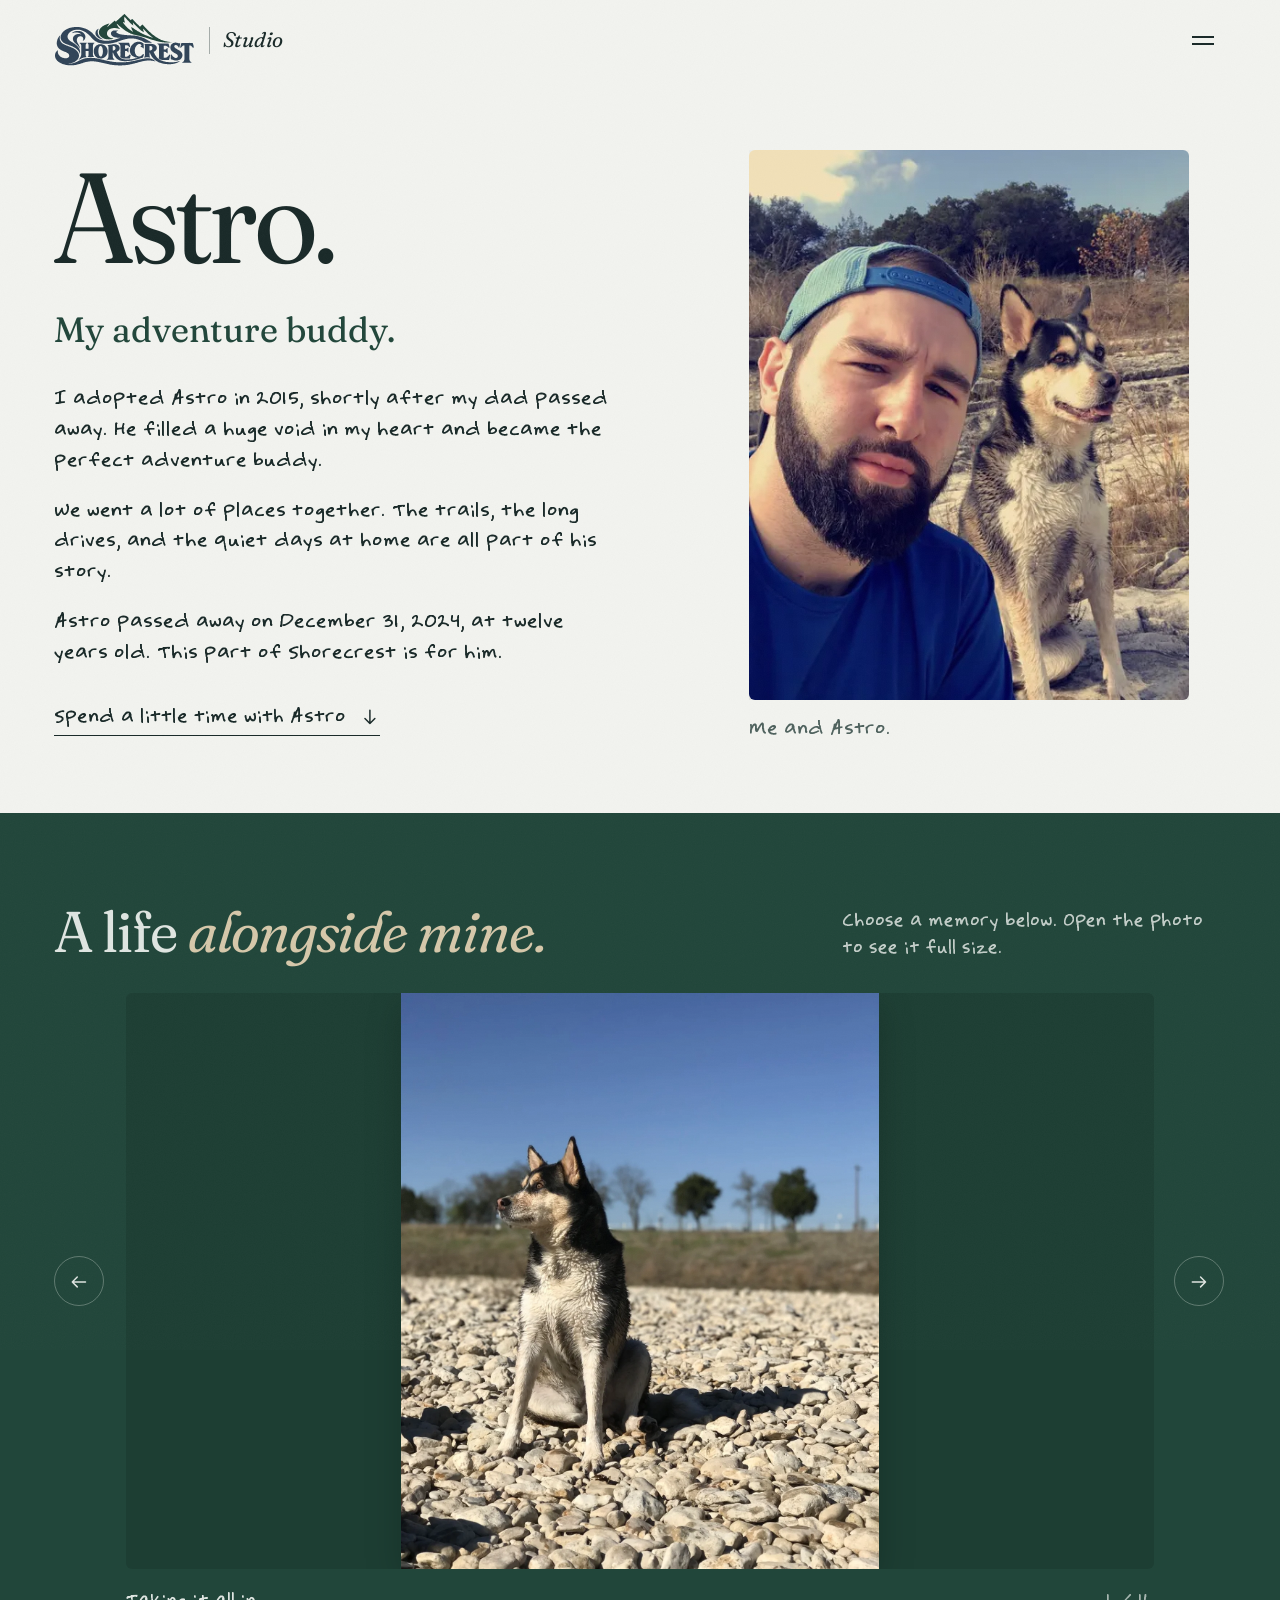
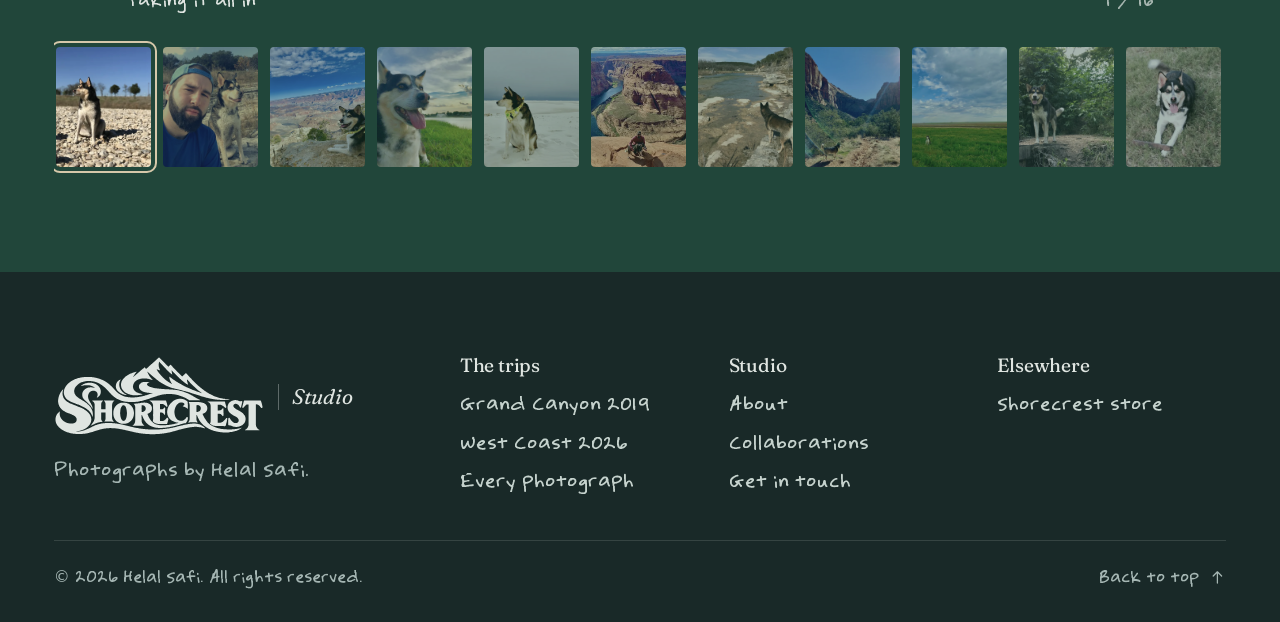
<file: astro.html>
<!doctype html>
<html lang="en" data-default-header="light">
  <head>
    <meta charset="utf-8" />
    <meta name="viewport" content="width=device-width, initial-scale=1, viewport-fit=cover" />
    <title>Astro | Shorecrest Studio</title>
    <meta
      name="description"
      content="Astro, my adventure buddy. Photographs and memories of the dog I adopted in 2015, who passed away on December 31, 2024."
    />
    <meta name="theme-color" content="#f2f3ef" />
    <link rel="canonical" href="https://shorecrest.studio/astro.html" />
    <meta property="og:type" content="website" />
    <meta property="og:site_name" content="Shorecrest Studio" />
    <meta property="og:title" content="Astro | Shorecrest Studio" />
    <meta
      property="og:description"
      content="For Astro, my adventure buddy. His own corner of Shorecrest."
    />
    <meta property="og:url" content="https://shorecrest.studio/astro.html" />
    <meta
      property="og:image"
      content="https://shorecrest.studio/assets/img/photo/astro-11-1320.webp"
    />
    <meta name="twitter:card" content="summary_large_image" />
    <link rel="icon" href="favicon.svg" type="image/svg+xml" />
    <link rel="icon" href="favicon.ico" sizes="any" />
    <link rel="apple-touch-icon" href="apple-touch-icon.png" />
    <link rel="manifest" href="site.webmanifest" />
    <link
      rel="preload"
      href="assets/fonts/fraunces.woff2"
      as="font"
      type="font/woff2"
      crossorigin
    />
    <link rel="preload" href="assets/fonts/safi.woff2" as="font" type="font/woff2" crossorigin />
    <link rel="stylesheet" href="assets/css/studio.css?v=20261006h" />
    <script type="application/ld+json">
      {
        "@context": "https://schema.org",
        "@type": "WebPage",
        "name": "Astro | Shorecrest Studio",
        "url": "https://shorecrest.studio/astro.html",
        "author": {
          "@type": "Person",
          "name": "Helal Safi",
          "url": "https://shorecrest.studio/about.html"
        }
      }
    </script>
  </head>
  <body>
    <a class="skip" href="#main">Skip to content</a>
    <div class="grain" aria-hidden="true"></div>

    <header class="hdr" data-theme="light">
      <a class="hdr__brand" href="index.html" aria-label="Shorecrest Studio home"
        ><span class="hdr__logo" data-logo
          ><img src="assets/brand/logo-primary.svg" alt="" width="168" height="63" /></span
        ><span class="hdr__studio">Studio</span></a
      >
      <nav class="hdr__nav" aria-label="Primary">
        <a href="road-trip-2019.html">Grand Canyon 2019</a>
        <a href="45-days.html">West Coast 2026</a>
        <a href="photographs.html">Photographs</a>
        <a href="astro.html" aria-current="page">Astro</a>
        <a href="about.html">About</a>
        <a href="collaborations.html">Collaborations</a>
      </nav>
      <div class="hdr__tools">
        <a class="btn btn--sm ext" href="https://shorecrest.store" data-store
          >Prints
          <svg class="i" viewBox="0 0 24 24" aria-hidden="true">
            <path d="M4 12h16M14 6l6 6-6 6" /></svg
        ></a>
        <button
          class="menu-btn"
          type="button"
          aria-expanded="false"
          aria-controls="menu"
          aria-label="Open menu"
          ><span></span><span></span
        ></button>
      </div>
    </header>

    <div class="menu" id="menu">
      <svg class="menu__contour" data-contours="6" aria-hidden="true"></svg>
      <nav class="menu__links" aria-label="Mobile">
        <a href="road-trip-2019.html"><span>Grand Canyon 2019</span></a>
        <a href="45-days.html"><span>West Coast 2026</span></a>
        <a href="photographs.html"><span>Photographs</span></a>
        <a href="astro.html"><span>Astro</span></a>
        <a href="about.html"><span>About</span></a>
        <a href="collaborations.html"><span>Collaborations</span></a>
        <a href="https://shorecrest.store" data-store
          ><span class="menu__sub">Prints at shorecrest.store</span></a
        >
      </nav>
      <div class="menu__foot"
        ><span>Photographs by Helal Safi</span><span>shorecrest.studio</span></div
      >
    </div>

    <main id="main">
      <section class="astro-intro paper" data-header="light" aria-labelledby="astro-title">
        <div class="wrap astro-intro__grid">
          <div class="astro-intro__copy">
            <h1 id="astro-title" data-split>Astro.</h1>
            <p class="astro-intro__lead" data-reveal>My adventure buddy.</p>
            <div class="astro-intro__story" data-reveal style="--d:150">
              <p
                >I adopted Astro in 2015, shortly after my dad passed away. He filled a huge void in
                my heart and became the perfect adventure buddy.</p
              >
              <p
                >We went a lot of places together. The trails, the long drives, and the quiet days
                at home are all part of his story.</p
              >
              <p
                >Astro passed away on December 31, 2024, at twelve years old. This part of
                Shorecrest is for him.</p
              >
            </div>
            <a class="link astro-intro__link" href="#astro-album"
              >Spend a little time with Astro
              <svg class="i" viewBox="0 0 24 24" aria-hidden="true">
                <path d="M12 4v16M6 14l6 6 6-6" /></svg
            ></a>
          </div>
          <figure class="astro-intro__portrait" data-wipe>
            <img
              src="assets/img/photo/astro-11-1320.webp"
              srcset="assets/img/photo/astro-11-480.webp 480w, assets/img/photo/astro-11-1320.webp 1320w"
              sizes="(max-width: 700px) 85vw, 440px"
              alt="Helal Safi and Astro outdoors together"
              fetchpriority="high"
            />
            <figcaption>Me and Astro.</figcaption>
          </figure>
        </div>
      </section>

      <section
        class="astro-album pine"
        id="astro-album"
        data-header="dark"
        aria-labelledby="astro-album-title"
      >
        <div class="wrap">
          <div class="astro-album__head">
            <h2 class="h2" id="astro-album-title" data-split>A life <em>alongside mine.</em></h2>
            <p>Choose a memory below. Open the photo to see it full size.</p>
          </div>
          <div
            class="astro-album__stage"
            data-astro-stage
            tabindex="0"
            aria-label="Astro photo album. Use the left and right arrow keys to browse."
          >
            <button
              class="astro-album__arrow"
              type="button"
              data-astro-prev
              aria-label="Previous photo"
              ><svg class="i" viewBox="0 0 24 24" aria-hidden="true">
                <path d="M20 12H4M10 6l-6 6 6 6" /></svg
            ></button>
            <a
              class="astro-album__photo"
              data-astro-display
              href="assets/img/photo/astro-04-1320.webp"
              ><img
                src="assets/img/photo/astro-04-1320.webp"
                alt="Astro sitting on a rocky shore beneath a blue sky"
            /></a>
            <button class="astro-album__arrow" type="button" data-astro-next aria-label="Next photo"
              ><svg class="i" viewBox="0 0 24 24" aria-hidden="true">
                <path d="M4 12h16M14 6l6 6-6 6" /></svg
            ></button>
          </div>
          <div class="astro-album__caption" aria-live="polite" aria-atomic="true"
            ><span data-astro-caption>Taking it all in</span
            ><span data-astro-count>1 / 16</span></div
          >
          <div
            class="astro-album__reel"
            data-astro-reel
            role="group"
            aria-label="Choose an Astro photo"
          ></div>
        </div>
      </section>
    </main>

    <footer class="foot" data-header="dark">
      <div class="wrap">
        <div class="foot__grid">
          <div class="foot__brand">
            <a href="index.html" aria-label="Shorecrest Studio home"
              ><span class="hdr__logo" data-logo
                ><img src="assets/brand/logo-cloud.svg" alt="" width="210" height="79" /></span
              ><span class="hdr__studio">Studio</span></a
            >
            <p>Photographs by Helal Safi.</p>
          </div>
          <div class="foot__col">
            <h3>The trips</h3>
            <ul>
              <li><a href="road-trip-2019.html">Grand Canyon 2019</a></li>
              <li><a href="45-days.html">West Coast 2026</a></li>
              <li><a href="photographs.html">Every photograph</a></li>
            </ul>
          </div>
          <div class="foot__col">
            <h3>Studio</h3>
            <ul>
              <li><a href="about.html">About</a></li>
              <li><a href="collaborations.html">Collaborations</a></li>
              <li
                ><a href="https://www.safisolutions.org" data-contact target="_blank" rel="noopener"
                  >Get in touch</a
                ></li
              >
              <li><a href="#" data-email>Email</a></li>
            </ul>
          </div>
          <div class="foot__col">
            <h3>Elsewhere</h3>
            <ul>
              <li><a href="https://shorecrest.store" data-store>Shorecrest store</a></li>
              <li
                ><a href="#" data-social="instagram" target="_blank" rel="noopener"
                  >Instagram</a
                ></li
              >
              <li><a href="#" data-social="tiktok" target="_blank" rel="noopener">TikTok</a></li>
            </ul>
          </div>
        </div>
        <div class="foot__base">
          <span>&copy; <span data-year>2026</span> Helal Safi. All rights reserved.</span>
          <button class="totop" type="button" data-totop
            >Back to top
            <svg class="i" viewBox="0 0 24 24" aria-hidden="true">
              <path d="M12 20V4M6 10l6-6 6 6" /></svg
          ></button>
        </div>
      </div>
    </footer>

    <script src="assets/js/config.js"></script>
    <script src="assets/js/data.js?v=20261006c"></script>
    <script src="assets/js/logo-data.js"></script>
    <script src="assets/vendor/lenis.min.js"></script>
    <script src="assets/js/core.js?v=20261006"></script>
    <script src="assets/js/viewer.js"></script>
    <script src="assets/js/astro.js"></script>
  </body>
</html>
</file>
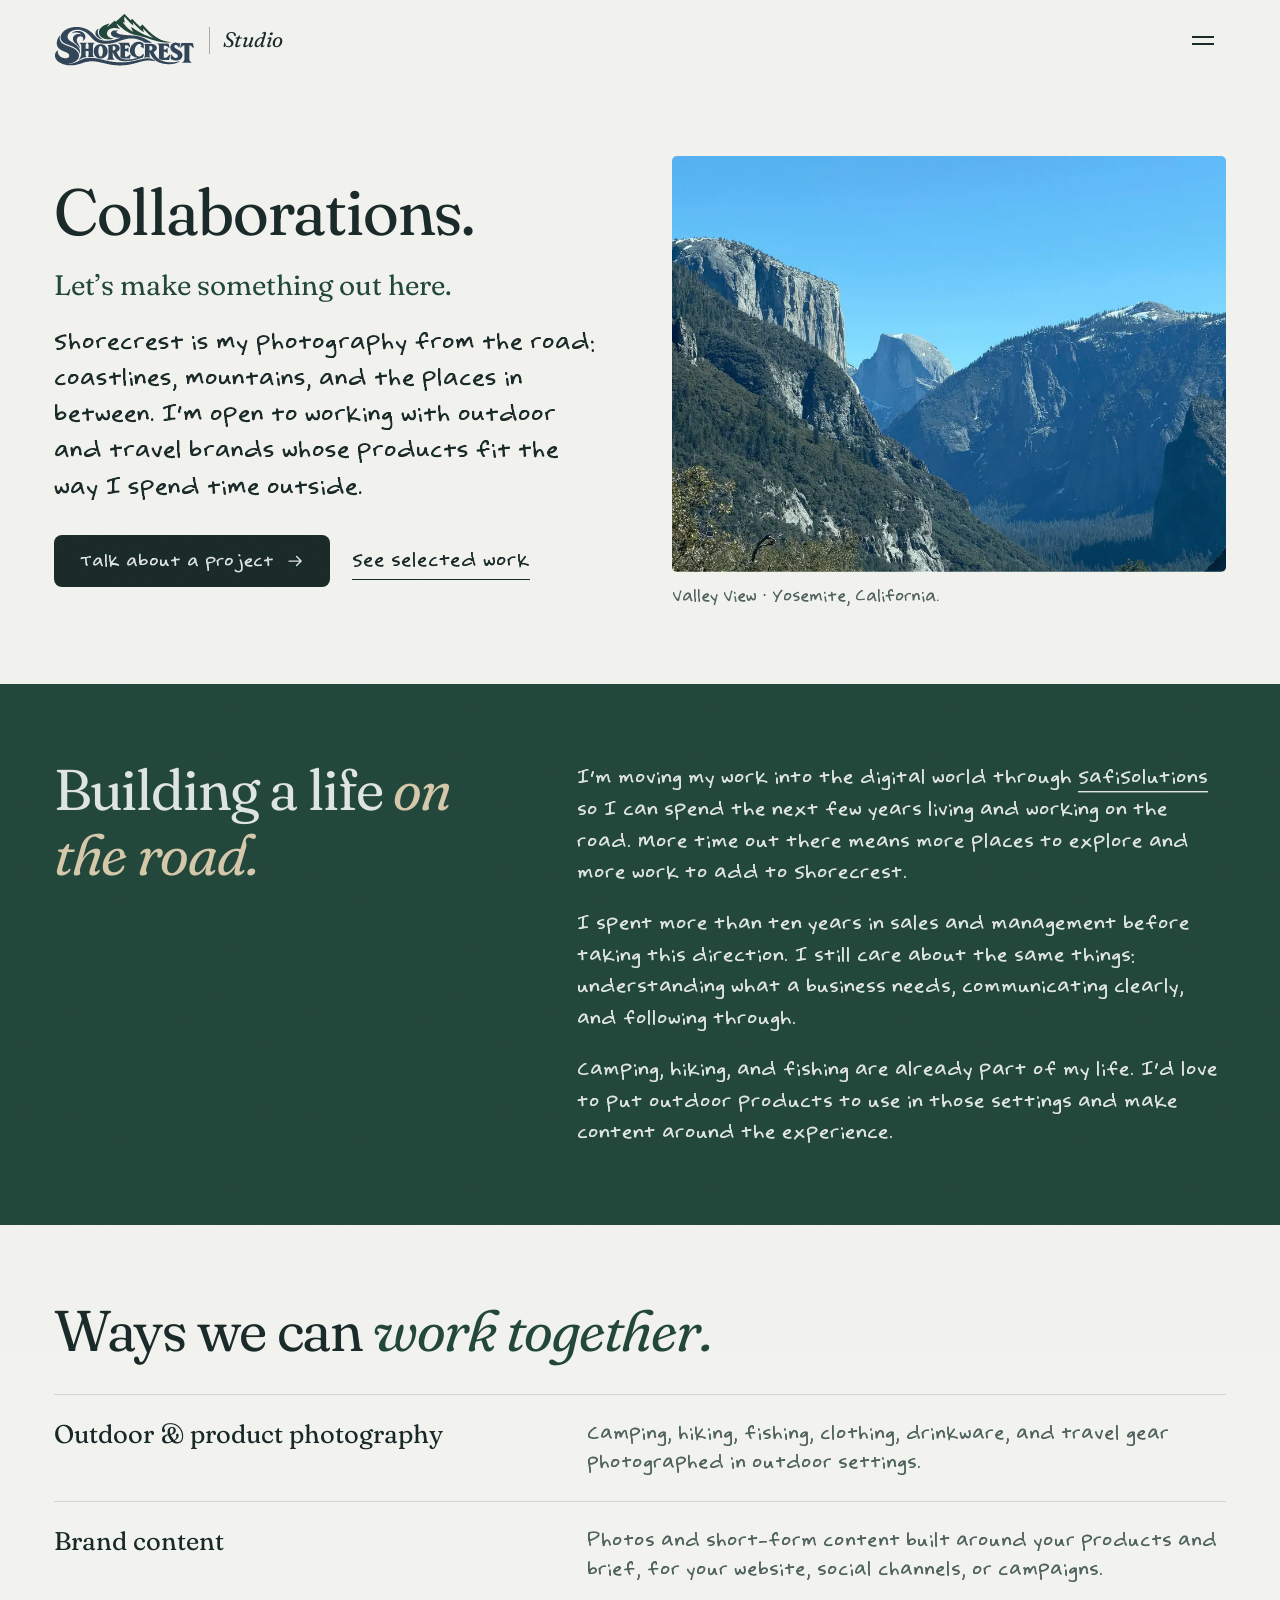
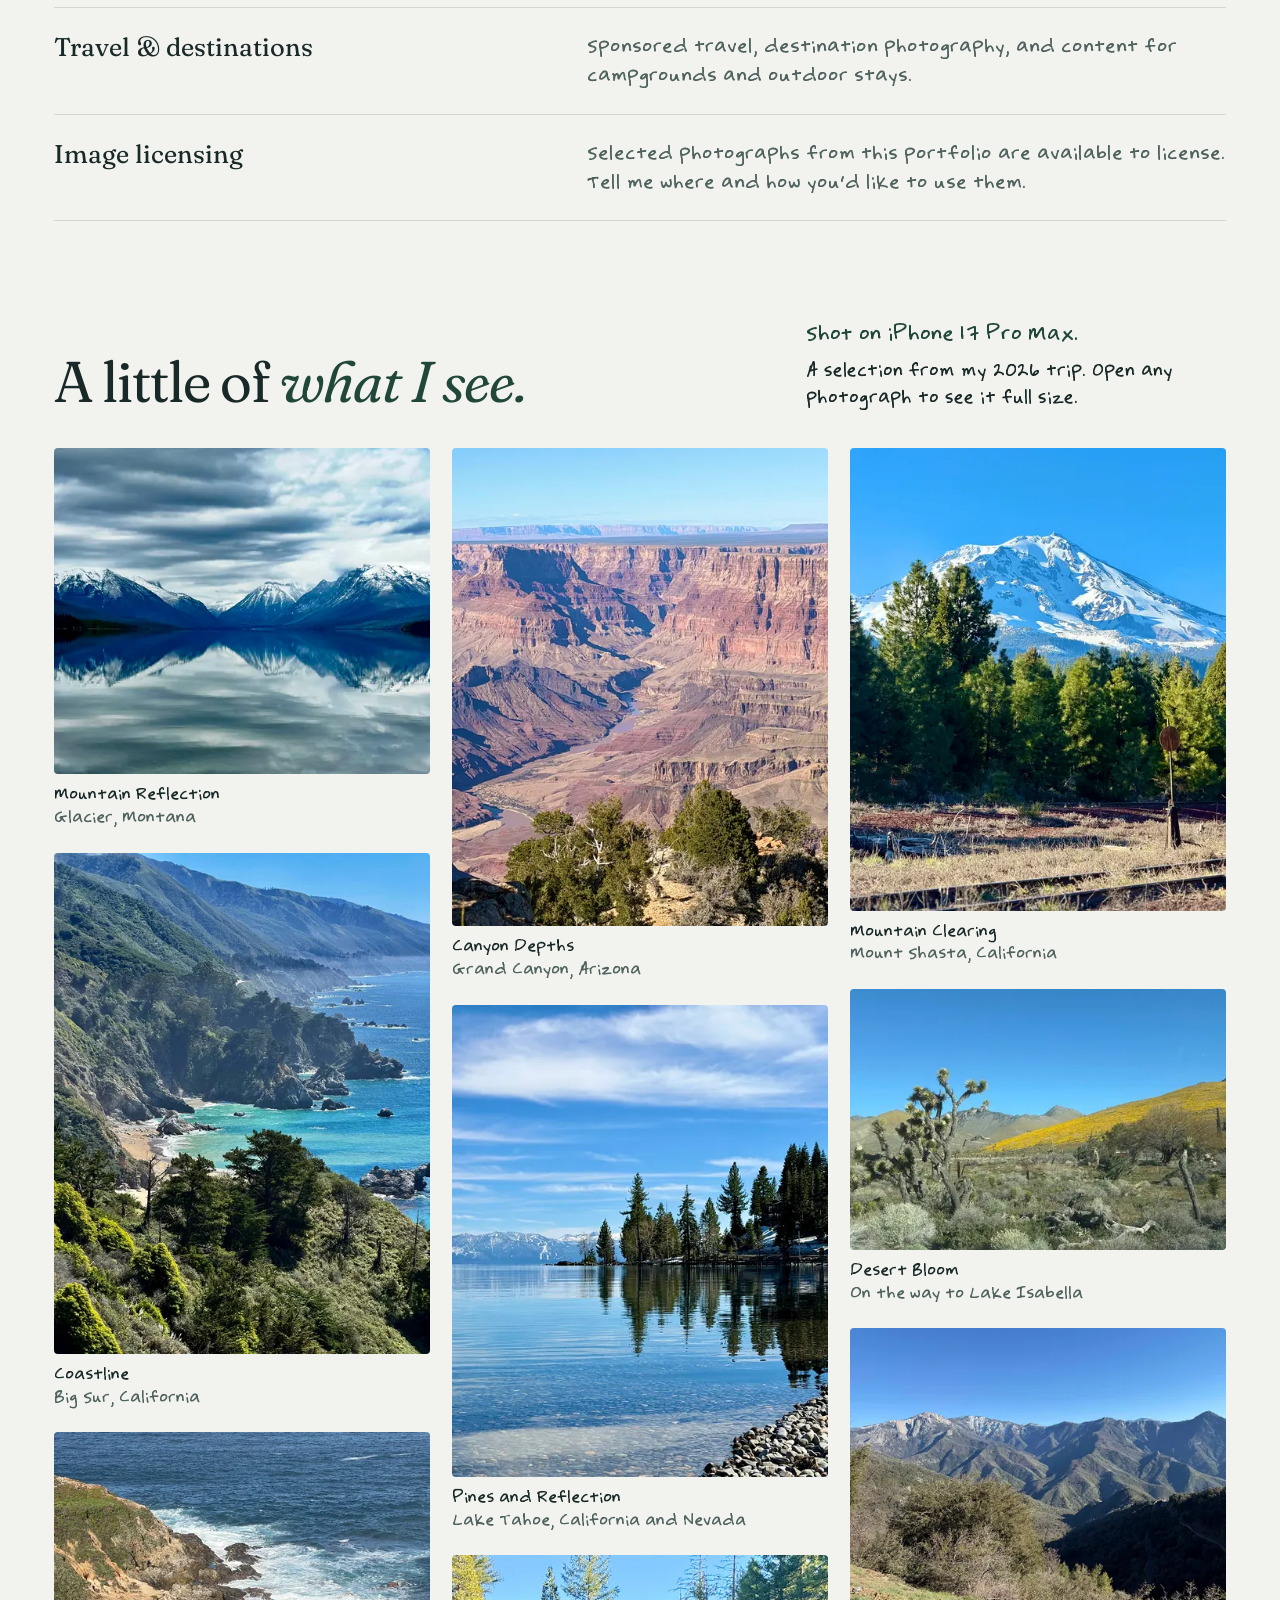
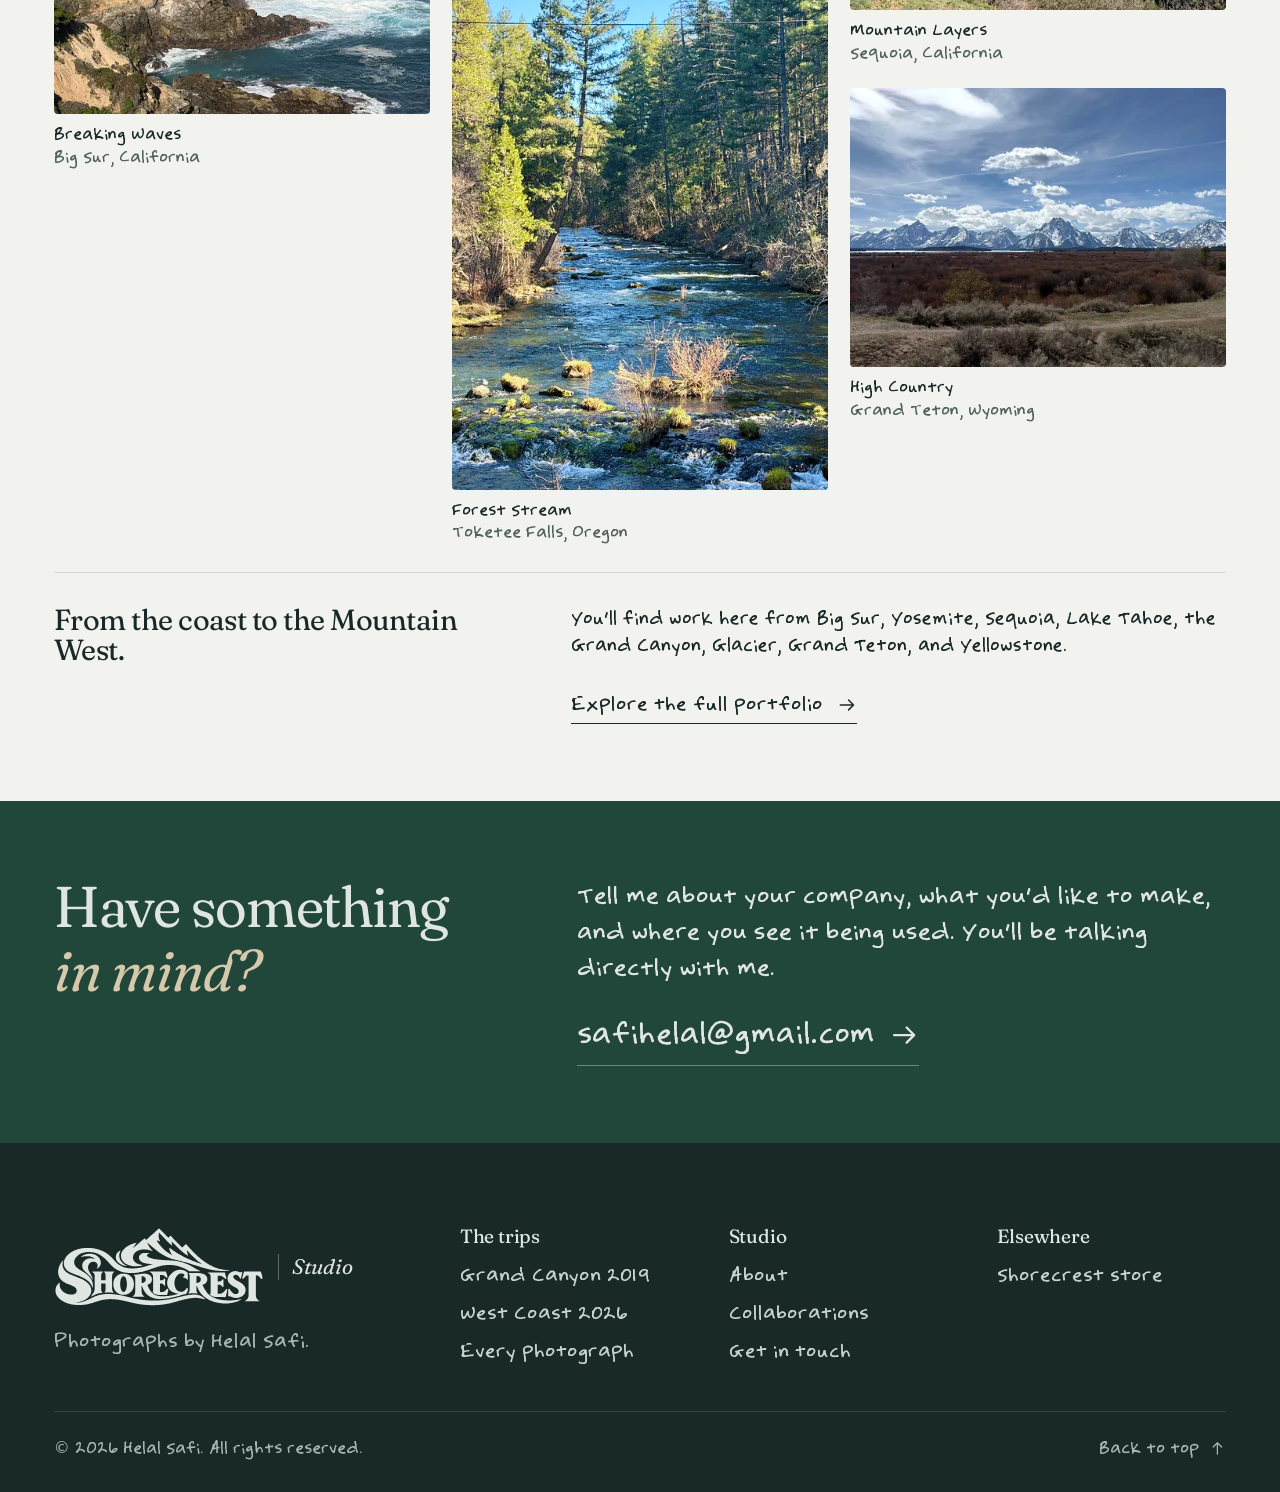
<file: collaborations.html>
<!doctype html>
<html lang="en" data-default-header="light">
  <head>
    <meta charset="utf-8" />
    <meta name="viewport" content="width=device-width, initial-scale=1, viewport-fit=cover" />
    <title>Collaborations | Shorecrest Studio</title>
    <meta
      name="description"
      content="Outdoor photography and brand content by Helal Safi. Camping, hiking, fishing, travel, and selected work shot on iPhone 17 Pro Max."
    />
    <meta name="theme-color" content="#f2f3ef" />
    <link rel="canonical" href="https://shorecrest.studio/collaborations.html" />
    <meta property="og:type" content="website" />
    <meta property="og:site_name" content="Shorecrest Studio" />
    <meta property="og:title" content="Collaborations | Shorecrest Studio" />
    <meta
      property="og:description"
      content="Outdoor photography and brand content by Helal Safi. Camping, hiking, fishing, travel, and selected work shot on iPhone 17 Pro Max."
    />
    <meta property="og:url" content="https://shorecrest.studio/collaborations.html" />
    <meta
      property="og:image"
      content="https://shorecrest.studio/assets/img/photo/SC-058-2400.webp"
    />
    <meta property="og:image:width" content="2400" />
    <meta property="og:image:height" content="1800" />
    <meta name="twitter:card" content="summary_large_image" />
    <link rel="icon" href="favicon.svg" type="image/svg+xml" />
    <link rel="icon" href="favicon.ico" sizes="any" />
    <link rel="apple-touch-icon" href="apple-touch-icon.png" />
    <link rel="manifest" href="site.webmanifest" />
    <link
      rel="preload"
      href="assets/fonts/fraunces.woff2"
      as="font"
      type="font/woff2"
      crossorigin
    />
    <link rel="preload" href="assets/fonts/safi.woff2" as="font" type="font/woff2" crossorigin />
    <link rel="stylesheet" href="assets/css/studio.css?v=20261006h" />
    <link rel="stylesheet" href="assets/css/collaborations.css" />
    <script type="application/ld+json">
      {
        "@context": "https://schema.org",
        "@type": "WebPage",
        "name": "Collaborations | Shorecrest Studio",
        "url": "https://shorecrest.studio/collaborations.html",
        "author": {
          "@type": "Person",
          "name": "Helal Safi",
          "url": "https://shorecrest.studio/about.html"
        }
      }
    </script>
  </head>
  <body>
    <a class="skip" href="#main">Skip to content</a>
    <div class="grain" aria-hidden="true"></div>

    <header class="hdr" data-theme="light">
      <a class="hdr__brand" href="index.html" aria-label="Shorecrest Studio home"
        ><span class="hdr__logo" data-logo
          ><img src="assets/brand/logo-primary.svg" alt="" width="168" height="63" /></span
        ><span class="hdr__studio">Studio</span></a
      >
      <nav class="hdr__nav" aria-label="Primary">
        <a href="road-trip-2019.html">Grand Canyon 2019</a>
        <a href="45-days.html">West Coast 2026</a>
        <a href="photographs.html">Photographs</a>
        <a href="astro.html">Astro</a>
        <a href="about.html">About</a>
        <a href="collaborations.html" aria-current="page">Collaborations</a>
      </nav>
      <div class="hdr__tools">
        <a class="btn btn--sm ext" href="https://shorecrest.store" data-store
          >Prints
          <svg class="i" viewBox="0 0 24 24" aria-hidden="true">
            <path d="M4 12h16M14 6l6 6-6 6" /></svg
        ></a>
        <button
          class="menu-btn"
          type="button"
          aria-expanded="false"
          aria-controls="menu"
          aria-label="Open menu"
          ><span></span><span></span
        ></button>
      </div>
    </header>

    <div class="menu" id="menu">
      <svg class="menu__contour" data-contours="6" aria-hidden="true"></svg>
      <nav class="menu__links" aria-label="Mobile">
        <a href="road-trip-2019.html"><span>Grand Canyon 2019</span></a>
        <a href="45-days.html"><span>West Coast 2026</span></a>
        <a href="photographs.html"><span>Photographs</span></a>
        <a href="astro.html"><span>Astro</span></a>
        <a href="about.html"><span>About</span></a>
        <a href="collaborations.html" aria-current="page"><span>Collaborations</span></a>
        <a href="https://shorecrest.store" data-store
          ><span class="menu__sub">Prints at shorecrest.store</span></a
        >
      </nav>
      <div class="menu__foot"
        ><span>Photographs by Helal Safi</span><span>shorecrest.studio</span></div
      >
    </div>

    <main id="main">
      <section class="collab-hero paper" data-header="light" aria-labelledby="collab-title">
        <div class="wrap collab-hero__grid">
          <div class="collab-hero__copy">
            <h1 id="collab-title" data-split>Collaborations.</h1>
            <p class="collab-hero__lead" data-reveal>Let’s make something out here.</p>
            <p class="collab-hero__intro" data-reveal style="--d:100"
              >Shorecrest is my photography from the road: coastlines, mountains, and the places in
              between. I’m open to working with outdoor and travel brands whose products fit the way
              I spend time outside.</p
            >
            <div class="collab-hero__links" data-reveal style="--d:200">
              <a class="btn" href="mailto:safihelal@gmail.com?subject=Shorecrest%20collaboration"
                >Talk about a project
                <svg class="i" viewBox="0 0 24 24" aria-hidden="true">
                  <path d="M4 12h16M14 6l6 6-6 6" /></svg
              ></a>
              <a class="link" href="#selected-work">See selected work</a>
            </div>
          </div>
          <figure class="collab-hero__photo" data-wipe>
            <a
              href="assets/img/photo/SC-058-2400.webp"
              data-collaboration-photo="SC-058"
              aria-label="Open Valley View full size"
              ><img
                src="assets/img/photo/SC-058-1600.webp"
                srcset="assets/img/photo/SC-058-480.webp 480w, assets/img/photo/SC-058-960.webp 960w, assets/img/photo/SC-058-1600.webp 1600w, assets/img/photo/SC-058-2400.webp 2400w"
                sizes="(max-width: 900px) 90vw, 48vw"
                width="5712"
                height="4284"
                alt="A granite valley with a sheer cliff on the left and a distant dome under a blue sky."
                fetchpriority="high"
                decoding="async"
            /></a>
            <figcaption>Valley View · Yosemite, California.</figcaption>
          </figure>
        </div>
      </section>

      <section class="collab-story pine" data-header="dark" aria-labelledby="collab-story-title">
        <div class="wrap collab-story__grid">
          <h2 class="h2" id="collab-story-title" data-split
            >Building a life <em>on the road.</em></h2
          >
          <div class="collab-story__copy" data-reveal>
            <p
              >I’m moving my work into the digital world through
              <a class="link" href="https://www.safisolutions.org" target="_blank" rel="noopener"
                >SafiSolutions</a
              >
              so I can spend the next few years living and working on the road. More time out there
              means more places to explore and more work to add to Shorecrest.</p
            >
            <p
              >I spent more than ten years in sales and management before taking this direction. I
              still care about the same things: understanding what a business needs, communicating
              clearly, and following through.</p
            >
            <p
              >Camping, hiking, and fishing are already part of my life. I’d love to put outdoor
              products to use in those settings and make content around the experience.</p
            >
          </div>
        </div>
      </section>

      <section
        class="collab-opportunities paper"
        data-header="light"
        aria-labelledby="collab-opportunities-title"
      >
        <div class="wrap">
          <h2 class="h2" id="collab-opportunities-title" data-split
            >Ways we can <em>work together.</em></h2
          >
          <dl class="collab-opportunities__list">
            <div data-reveal
              ><dt>Outdoor &amp; product photography</dt
              ><dd
                >Camping, hiking, fishing, clothing, drinkware, and travel gear photographed in
                outdoor settings.</dd
              ></div
            >
            <div data-reveal
              ><dt>Brand content</dt
              ><dd
                >Photos and short-form content built around your products and brief, for your
                website, social channels, or campaigns.</dd
              ></div
            >
            <div data-reveal
              ><dt>Travel &amp; destinations</dt
              ><dd
                >Sponsored travel, destination photography, and content for campgrounds and outdoor
                stays.</dd
              ></div
            >
            <div data-reveal
              ><dt>Image licensing</dt
              ><dd
                >Selected photographs from this portfolio are available to license. Tell me where
                and how you’d like to use them.</dd
              ></div
            >
          </dl>
        </div>
      </section>

      <section
        class="collab-work paper"
        id="selected-work"
        data-header="light"
        aria-labelledby="collab-work-title"
      >
        <div class="wrap">
          <div class="collab-work__head">
            <h2 class="h2" id="collab-work-title" data-split>A little of <em>what I see.</em></h2>
            <div data-reveal
              ><p class="collab-work__camera"><strong>Shot on iPhone 17 Pro Max.</strong></p
              ><p>A selection from my 2026 trip. Open any photograph to see it full size.</p></div
            >
          </div>
          <div class="collab-work__photos">
            <figure class="collab-photo" data-reveal>
              <a
                href="assets/img/photo/SC-019-2400.webp"
                data-collaboration-photo="SC-019"
                aria-label="Open Mountain Reflection full size"
                ><img
                  src="assets/img/photo/SC-019-480.webp"
                  srcset="assets/img/photo/SC-019-480.webp 480w, assets/img/photo/SC-019-960.webp 960w, assets/img/photo/SC-019-1600.webp 1600w, assets/img/photo/SC-019-2400.webp 2400w"
                  sizes="(max-width: 900px) 44vw, 29vw"
                  width="3200"
                  height="2778"
                  alt="Snow-capped mountains mirrored in perfectly still water beneath a moody, cloud-streaked sky."
                  loading="lazy"
                  decoding="async"
              /></a>
              <figcaption><span>Mountain Reflection</span><span>Glacier, Montana</span></figcaption>
            </figure>
            <figure class="collab-photo" data-reveal>
              <a
                href="assets/img/photo/SC-003-2400.webp"
                data-collaboration-photo="SC-003"
                aria-label="Open Coastline full size"
                ><img
                  src="assets/img/photo/SC-003-480.webp"
                  srcset="assets/img/photo/SC-003-480.webp 480w, assets/img/photo/SC-003-960.webp 960w, assets/img/photo/SC-003-1600.webp 1600w, assets/img/photo/SC-003-2400.webp 2400w"
                  sizes="(max-width: 900px) 44vw, 29vw"
                  width="4284"
                  height="5712"
                  alt="Big Sur coastline of green headlands, coves and turquoise water stretching into haze, pines in the foreground."
                  loading="lazy"
                  decoding="async"
              /></a>
              <figcaption><span>Coastline</span><span>Big Sur, California</span></figcaption>
            </figure>
            <figure class="collab-photo" data-reveal>
              <a
                href="assets/img/photo/SC-001-2400.webp"
                data-collaboration-photo="SC-001"
                aria-label="Open Breaking Waves full size"
                ><img
                  src="assets/img/photo/SC-001-480.webp"
                  srcset="assets/img/photo/SC-001-480.webp 480w, assets/img/photo/SC-001-960.webp 960w, assets/img/photo/SC-001-1600.webp 1600w, assets/img/photo/SC-001-2400.webp 2400w"
                  sizes="(max-width: 900px) 44vw, 29vw"
                  width="4032"
                  height="3024"
                  alt="Waves breaking into white foam around a rocky Big Sur headland, deep blue ocean beyond."
                  loading="lazy"
                  decoding="async"
              /></a>
              <figcaption><span>Breaking Waves</span><span>Big Sur, California</span></figcaption>
            </figure>
            <figure class="collab-photo" data-reveal>
              <a
                href="assets/img/photo/SC-021-2400.webp"
                data-collaboration-photo="SC-021"
                aria-label="Open Canyon Depths full size"
                ><img
                  src="assets/img/photo/SC-021-480.webp"
                  srcset="assets/img/photo/SC-021-480.webp 480w, assets/img/photo/SC-021-960.webp 960w, assets/img/photo/SC-021-1600.webp 1600w, assets/img/photo/SC-021-2400.webp 2400w"
                  sizes="(max-width: 900px) 44vw, 29vw"
                  width="2579"
                  height="3281"
                  alt="Layered red and orange canyon walls dropping to a winding river far below, desert trees in the foreground."
                  loading="lazy"
                  decoding="async"
              /></a>
              <figcaption><span>Canyon Depths</span><span>Grand Canyon, Arizona</span></figcaption>
            </figure>
            <figure class="collab-photo" data-reveal>
              <a
                href="assets/img/photo/SC-046-2400.webp"
                data-collaboration-photo="SC-046"
                aria-label="Open Pines and Reflection full size"
                ><img
                  src="assets/img/photo/SC-046-480.webp"
                  srcset="assets/img/photo/SC-046-480.webp 480w, assets/img/photo/SC-046-960.webp 960w, assets/img/photo/SC-046-1600.webp 1600w, assets/img/photo/SC-046-2400.webp 2400w"
                  sizes="(max-width: 900px) 44vw, 29vw"
                  width="2672"
                  height="3358"
                  alt="Pines on a small point reflected in calm blue water, snowy peaks in the distance."
                  loading="lazy"
                  decoding="async"
              /></a>
              <figcaption
                ><span>Pines and Reflection</span
                ><span>Lake Tahoe, California and Nevada</span></figcaption
              >
            </figure>
            <figure class="collab-photo" data-reveal>
              <a
                href="assets/img/photo/SC-034-2400.webp"
                data-collaboration-photo="SC-034"
                aria-label="Open Forest Stream full size"
                ><img
                  src="assets/img/photo/SC-034-480.webp"
                  srcset="assets/img/photo/SC-034-480.webp 480w, assets/img/photo/SC-034-960.webp 960w, assets/img/photo/SC-034-1600.webp 1600w, assets/img/photo/SC-034-2400.webp 2400w"
                  sizes="(max-width: 900px) 44vw, 29vw"
                  width="2791"
                  height="3966"
                  alt="A clear stream rippling over rocks through a sunlit pine forest."
                  loading="lazy"
                  decoding="async"
              /></a>
              <figcaption><span>Forest Stream</span><span>Toketee Falls, Oregon</span></figcaption>
            </figure>
            <figure class="collab-photo" data-reveal>
              <a
                href="assets/img/photo/SC-041-2400.webp"
                data-collaboration-photo="SC-041"
                aria-label="Open Mountain Clearing full size"
                ><img
                  src="assets/img/photo/SC-041-480.webp"
                  srcset="assets/img/photo/SC-041-480.webp 480w, assets/img/photo/SC-041-960.webp 960w, assets/img/photo/SC-041-1600.webp 1600w, assets/img/photo/SC-041-2400.webp 2400w"
                  sizes="(max-width: 900px) 44vw, 29vw"
                  width="4159"
                  height="5117"
                  alt="A snow-capped peak rising above a clearing of pines under a clear blue sky."
                  loading="lazy"
                  decoding="async"
              /></a>
              <figcaption
                ><span>Mountain Clearing</span><span>Mount Shasta, California</span></figcaption
              >
            </figure>
            <figure class="collab-photo" data-reveal>
              <a
                href="assets/img/photo/SC-005-2400.webp"
                data-collaboration-photo="SC-005"
                aria-label="Open Desert Bloom full size"
                ><img
                  src="assets/img/photo/SC-005-480.webp"
                  srcset="assets/img/photo/SC-005-480.webp 480w, assets/img/photo/SC-005-960.webp 960w, assets/img/photo/SC-005-1600.webp 1600w, assets/img/photo/SC-005-2400.webp 2400w"
                  sizes="(max-width: 900px) 44vw, 29vw"
                  width="5277"
                  height="3659"
                  alt="Joshua trees and desert scrub below hills covered in golden wildflowers under a blue sky."
                  loading="lazy"
                  decoding="async"
              /></a>
              <figcaption
                ><span>Desert Bloom</span><span>On the way to Lake Isabella</span></figcaption
              >
            </figure>
            <figure class="collab-photo" data-reveal>
              <a
                href="assets/img/photo/SC-039-2400.webp"
                data-collaboration-photo="SC-039"
                aria-label="Open Mountain Layers full size"
                ><img
                  src="assets/img/photo/SC-039-480.webp"
                  srcset="assets/img/photo/SC-039-480.webp 480w, assets/img/photo/SC-039-960.webp 960w, assets/img/photo/SC-039-1600.webp 1600w, assets/img/photo/SC-039-2400.webp 2400w"
                  sizes="(max-width: 900px) 44vw, 29vw"
                  width="5712"
                  height="4284"
                  alt="Layered mountain ridges fading into blue haze above scrubby slopes."
                  loading="lazy"
                  decoding="async"
              /></a>
              <figcaption><span>Mountain Layers</span><span>Sequoia, California</span></figcaption>
            </figure>
            <figure class="collab-photo" data-reveal>
              <a
                href="assets/img/photo/SC-028-1320.webp"
                data-collaboration-photo="SC-028"
                aria-label="Open High Country full size"
                ><img
                  src="assets/img/photo/SC-028-480.webp"
                  srcset="assets/img/photo/SC-028-480.webp 480w, assets/img/photo/SC-028-960.webp 960w, assets/img/photo/SC-028-1320.webp 1320w"
                  sizes="(max-width: 900px) 44vw, 29vw"
                  width="1320"
                  height="978"
                  alt="A distant line of snowy peaks beneath scattered white clouds above brushland."
                  loading="lazy"
                  decoding="async"
              /></a>
              <figcaption><span>High Country</span><span>Grand Teton, Wyoming</span></figcaption>
            </figure>
          </div>
          <div class="collab-work__places" data-reveal>
            <h3>From the coast to the Mountain West.</h3>
            <p
              >You’ll find work here from Big Sur, Yosemite, Sequoia, Lake Tahoe, the Grand Canyon,
              Glacier, Grand Teton, and Yellowstone.</p
            >
            <a class="link" href="photographs.html"
              >Explore the full portfolio
              <svg class="i" viewBox="0 0 24 24" aria-hidden="true">
                <path d="M4 12h16M14 6l6 6-6 6" /></svg
            ></a>
          </div>
        </div>
      </section>

      <section
        class="collab-contact pine"
        data-header="dark"
        aria-labelledby="collab-contact-title"
      >
        <div class="wrap collab-contact__grid">
          <h2 class="h2" id="collab-contact-title" data-split>Have something <em>in mind?</em></h2>
          <div data-reveal>
            <p
              >Tell me about your company, what you’d like to make, and where you see it being used.
              You’ll be talking directly with me.</p
            >
            <a
              class="collab-contact__email"
              href="mailto:safihelal@gmail.com?subject=Shorecrest%20collaboration"
              >safihelal@gmail.com
              <svg class="i" viewBox="0 0 24 24" aria-hidden="true">
                <path d="M4 12h16M14 6l6 6-6 6" /></svg
            ></a>
          </div>
        </div>
      </section>
    </main>

    <footer class="foot" data-header="dark">
      <div class="wrap">
        <div class="foot__grid">
          <div class="foot__brand">
            <a href="index.html" aria-label="Shorecrest Studio home"
              ><span class="hdr__logo" data-logo
                ><img src="assets/brand/logo-cloud.svg" alt="" width="210" height="79" /></span
              ><span class="hdr__studio">Studio</span></a
            >
            <p>Photographs by Helal Safi.</p>
          </div>
          <div class="foot__col">
            <h3>The trips</h3>
            <ul>
              <li><a href="road-trip-2019.html">Grand Canyon 2019</a></li>
              <li><a href="45-days.html">West Coast 2026</a></li>
              <li><a href="photographs.html">Every photograph</a></li>
            </ul>
          </div>
          <div class="foot__col">
            <h3>Studio</h3>
            <ul>
              <li><a href="about.html">About</a></li>
              <li><a href="collaborations.html">Collaborations</a></li>
              <li
                ><a href="https://www.safisolutions.org" data-contact target="_blank" rel="noopener"
                  >Get in touch</a
                ></li
              >
              <li><a href="#" data-email>Email</a></li>
            </ul>
          </div>
          <div class="foot__col">
            <h3>Elsewhere</h3>
            <ul>
              <li><a href="https://shorecrest.store" data-store>Shorecrest store</a></li>
              <li
                ><a href="#" data-social="instagram" target="_blank" rel="noopener"
                  >Instagram</a
                ></li
              >
              <li><a href="#" data-social="tiktok" target="_blank" rel="noopener">TikTok</a></li>
            </ul>
          </div>
        </div>
        <div class="foot__base">
          <span>&copy; <span data-year>2026</span> Helal Safi. All rights reserved.</span>
          <button class="totop" type="button" data-totop
            >Back to top
            <svg class="i" viewBox="0 0 24 24" aria-hidden="true">
              <path d="M12 20V4M6 10l6-6 6 6" /></svg
          ></button>
        </div>
      </div>
    </footer>

    <script src="assets/js/config.js"></script>
    <script src="assets/js/data.js?v=20261006g"></script>
    <script src="assets/js/logo-data.js"></script>
    <script src="assets/vendor/lenis.min.js"></script>
    <script src="assets/js/core.js?v=20261006"></script>
    <script src="assets/js/viewer.js"></script>
    <script src="assets/js/collaborations.js"></script>
  </body>
</html>
</file>
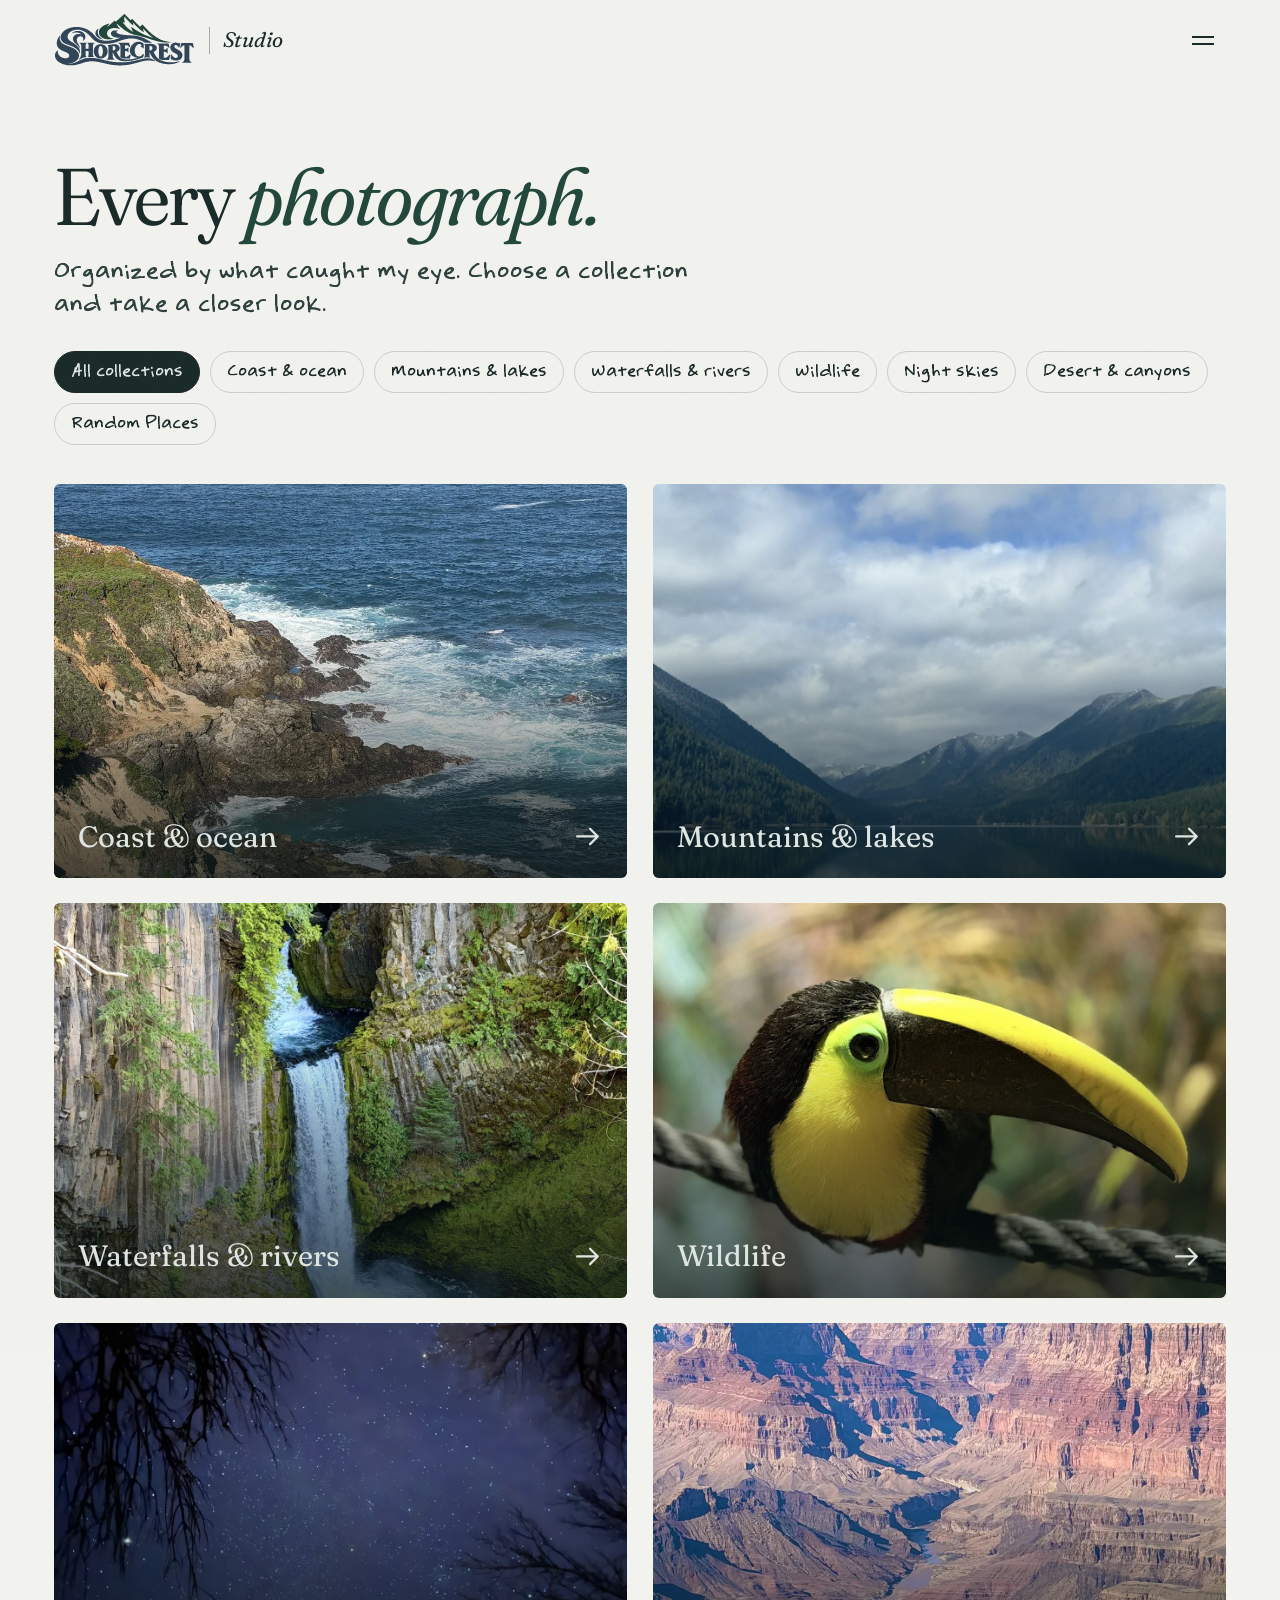
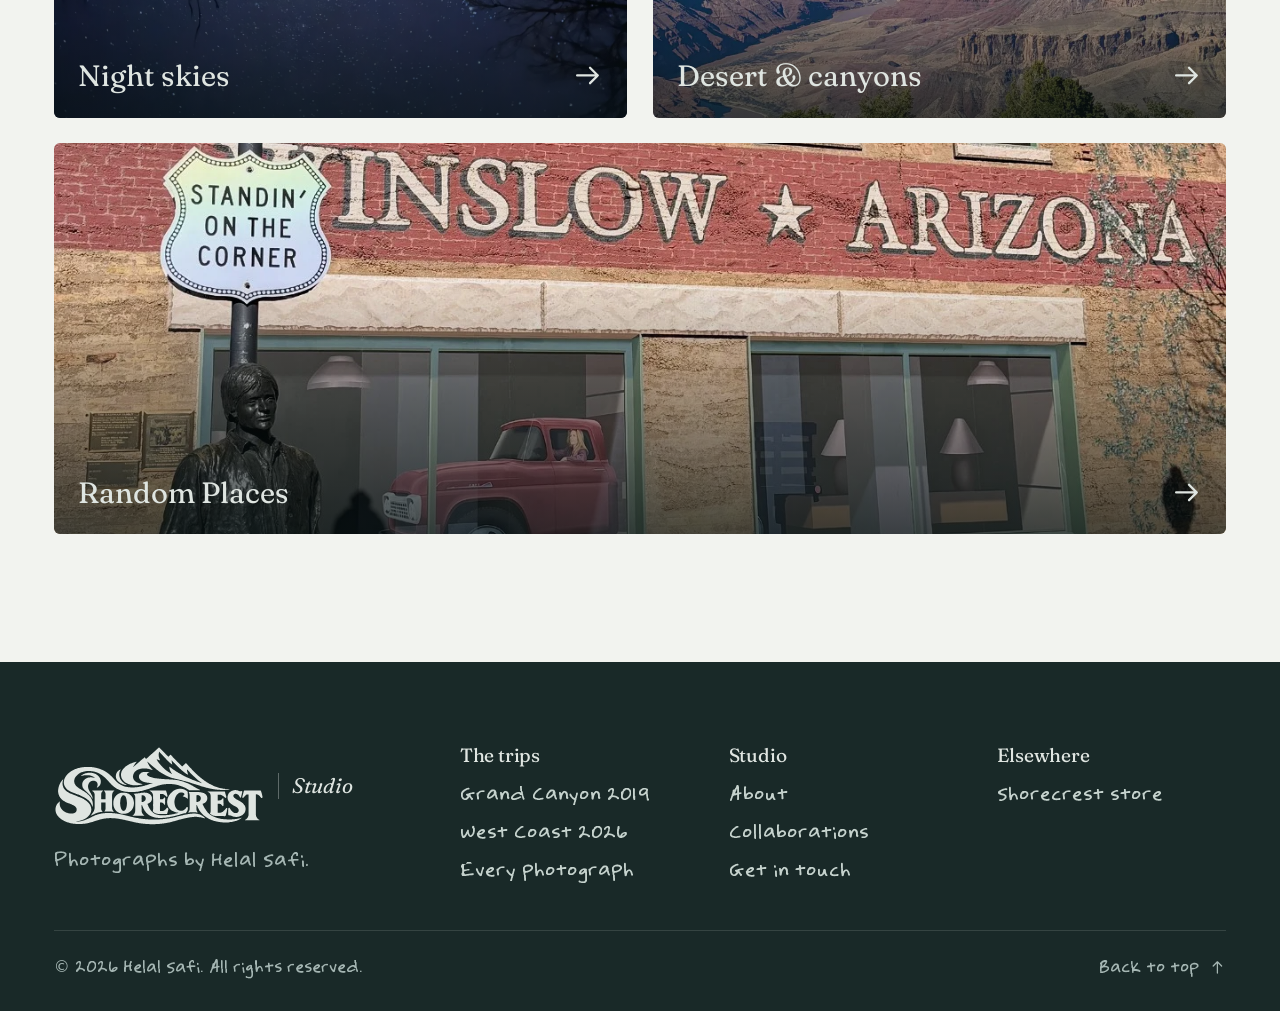
<file: photographs.html>
<!doctype html>
<html lang="en" data-default-header="light">
  <head>
    <meta charset="utf-8" />
    <meta name="viewport" content="width=device-width, initial-scale=1, viewport-fit=cover" />
    <title>Photographs | Shorecrest Studio</title>
    <meta
      name="description"
      content="Coastlines, mountains, waterfalls, wildlife and night skies. Explore the photography collections of Helal Safi."
    />
    <meta name="theme-color" content="#f2f3ef" />
    <link rel="canonical" href="https://shorecrest.studio/photographs.html" />
    <meta property="og:type" content="website" />
    <meta property="og:site_name" content="Shorecrest Studio" />
    <meta property="og:title" content="Photographs | Shorecrest Studio" />
    <meta
      property="og:description"
      content="Photography collections by Helal Safi: coastlines, mountains, waterfalls, wildlife and night skies."
    />
    <meta property="og:url" content="https://shorecrest.studio/photographs.html" />
    <meta property="og:image" content="https://shorecrest.studio/assets/img/og/studio.jpg" />
    <meta property="og:image:width" content="1200" />
    <meta property="og:image:height" content="630" />
    <meta name="twitter:card" content="summary_large_image" />
    <link rel="icon" href="favicon.svg" type="image/svg+xml" />
    <link rel="icon" href="favicon.ico" sizes="any" />
    <link rel="apple-touch-icon" href="apple-touch-icon.png" />
    <link rel="manifest" href="site.webmanifest" />
    <link
      rel="preload"
      href="assets/fonts/fraunces.woff2"
      as="font"
      type="font/woff2"
      crossorigin
    />
    <link rel="preload" href="assets/fonts/safi.woff2" as="font" type="font/woff2" crossorigin />
    <link rel="stylesheet" href="assets/css/studio.css?v=20261006h" />
  </head>
  <body>
    <a class="skip" href="#main">Skip to content</a>
    <div class="grain" aria-hidden="true"></div>

    <header class="hdr" data-theme="light">
      <a class="hdr__brand" href="index.html" aria-label="Shorecrest Studio home"
        ><span class="hdr__logo" data-logo
          ><img src="assets/brand/logo-primary.svg" alt="" width="168" height="63" /></span
        ><span class="hdr__studio">Studio</span></a
      >
      <nav class="hdr__nav" aria-label="Primary">
        <a href="road-trip-2019.html">Grand Canyon 2019</a>
        <a href="45-days.html">West Coast 2026</a>
        <a href="photographs.html" aria-current="page">Photographs</a>
        <a href="astro.html">Astro</a>
        <a href="about.html">About</a>
        <a href="collaborations.html">Collaborations</a>
      </nav>
      <div class="hdr__tools">
        <a class="btn btn--sm ext" href="https://shorecrest.store" data-store
          >Prints
          <svg class="i" viewBox="0 0 24 24" aria-hidden="true">
            <path d="M4 12h16M14 6l6 6-6 6" /></svg
        ></a>
        <button
          class="menu-btn"
          type="button"
          aria-expanded="false"
          aria-controls="menu"
          aria-label="Open menu"
          ><span></span><span></span
        ></button>
      </div>
    </header>

    <div class="menu" id="menu">
      <svg class="menu__contour" data-contours="6" aria-hidden="true"></svg>
      <nav class="menu__links" aria-label="Mobile">
        <a href="road-trip-2019.html"><span>Grand Canyon 2019</span></a>
        <a href="45-days.html"><span>West Coast 2026</span></a>
        <a href="photographs.html"><span>Photographs</span></a>
        <a href="astro.html"><span>Astro</span></a>
        <a href="about.html"><span>About</span></a>
        <a href="collaborations.html"><span>Collaborations</span></a>
        <a href="https://shorecrest.store" data-store
          ><span class="menu__sub">Prints at shorecrest.store</span></a
        >
      </nav>
      <div class="menu__foot"
        ><span>Photographs by Helal Safi</span><span>shorecrest.studio</span></div
      >
    </div>

    <main id="main">
      <section class="gh paper" data-header="light">
        <div class="wrap gh__in">
          <div>
            <h1 class="h1" data-split>Every <em>photograph.</em></h1>
            <p class="lead" data-reveal style="--d:150"
              >Organized by what caught my eye. Choose a collection and take a closer look.</p
            >
          </div>
          <div
            class="collection-tabs"
            data-gallery-tabs
            role="group"
            aria-label="Photo collections"
          ></div>
        </div>
      </section>

      <section class="gal paper" data-header="light" aria-label="Photographs">
        <div class="wrap"
          ><div class="collection-covers" data-gallery-covers></div><div data-gallery hidden></div
        ></div>
      </section>
    </main>

    <footer class="foot" data-header="dark">
      <div class="wrap">
        <div class="foot__grid">
          <div class="foot__brand">
            <a href="index.html" aria-label="Shorecrest Studio home"
              ><span class="hdr__logo" data-logo
                ><img src="assets/brand/logo-cloud.svg" alt="" width="210" height="79" /></span
              ><span class="hdr__studio">Studio</span></a
            >
            <p>Photographs by Helal Safi.</p>
          </div>
          <div class="foot__col">
            <h3>The trips</h3>
            <ul>
              <li><a href="road-trip-2019.html">Grand Canyon 2019</a></li>
              <li><a href="45-days.html">West Coast 2026</a></li>
              <li><a href="photographs.html">Every photograph</a></li>
            </ul>
          </div>
          <div class="foot__col">
            <h3>Studio</h3>
            <ul>
              <li><a href="about.html">About</a></li>
              <li><a href="collaborations.html">Collaborations</a></li>
              <li
                ><a href="https://www.safisolutions.org" data-contact target="_blank" rel="noopener"
                  >Get in touch</a
                ></li
              >
              <li><a href="#" data-email>Email</a></li>
            </ul>
          </div>
          <div class="foot__col">
            <h3>Elsewhere</h3>
            <ul>
              <li><a href="https://shorecrest.store" data-store>Shorecrest store</a></li>
              <li
                ><a href="#" data-social="instagram" target="_blank" rel="noopener"
                  >Instagram</a
                ></li
              >
              <li><a href="#" data-social="tiktok" target="_blank" rel="noopener">TikTok</a></li>
            </ul>
          </div>
        </div>
        <div class="foot__base">
          <span>&copy; <span data-year>2026</span> Helal Safi. All rights reserved.</span>
          <button class="totop" type="button" data-totop
            >Back to top
            <svg class="i" viewBox="0 0 24 24" aria-hidden="true">
              <path d="M12 20V4M6 10l6-6 6 6" /></svg
          ></button>
        </div>
      </div>
    </footer>

    <script src="assets/js/config.js"></script>
    <script src="assets/js/data.js?v=20261006g"></script>
    <script src="assets/js/logo-data.js"></script>
    <script src="assets/vendor/lenis.min.js"></script>
    <script src="assets/js/core.js?v=20261006"></script>
    <script src="assets/js/viewer.js"></script>
    <script src="assets/js/gallery.js?v=20261008d"></script>
  </body>
</html>
</file>
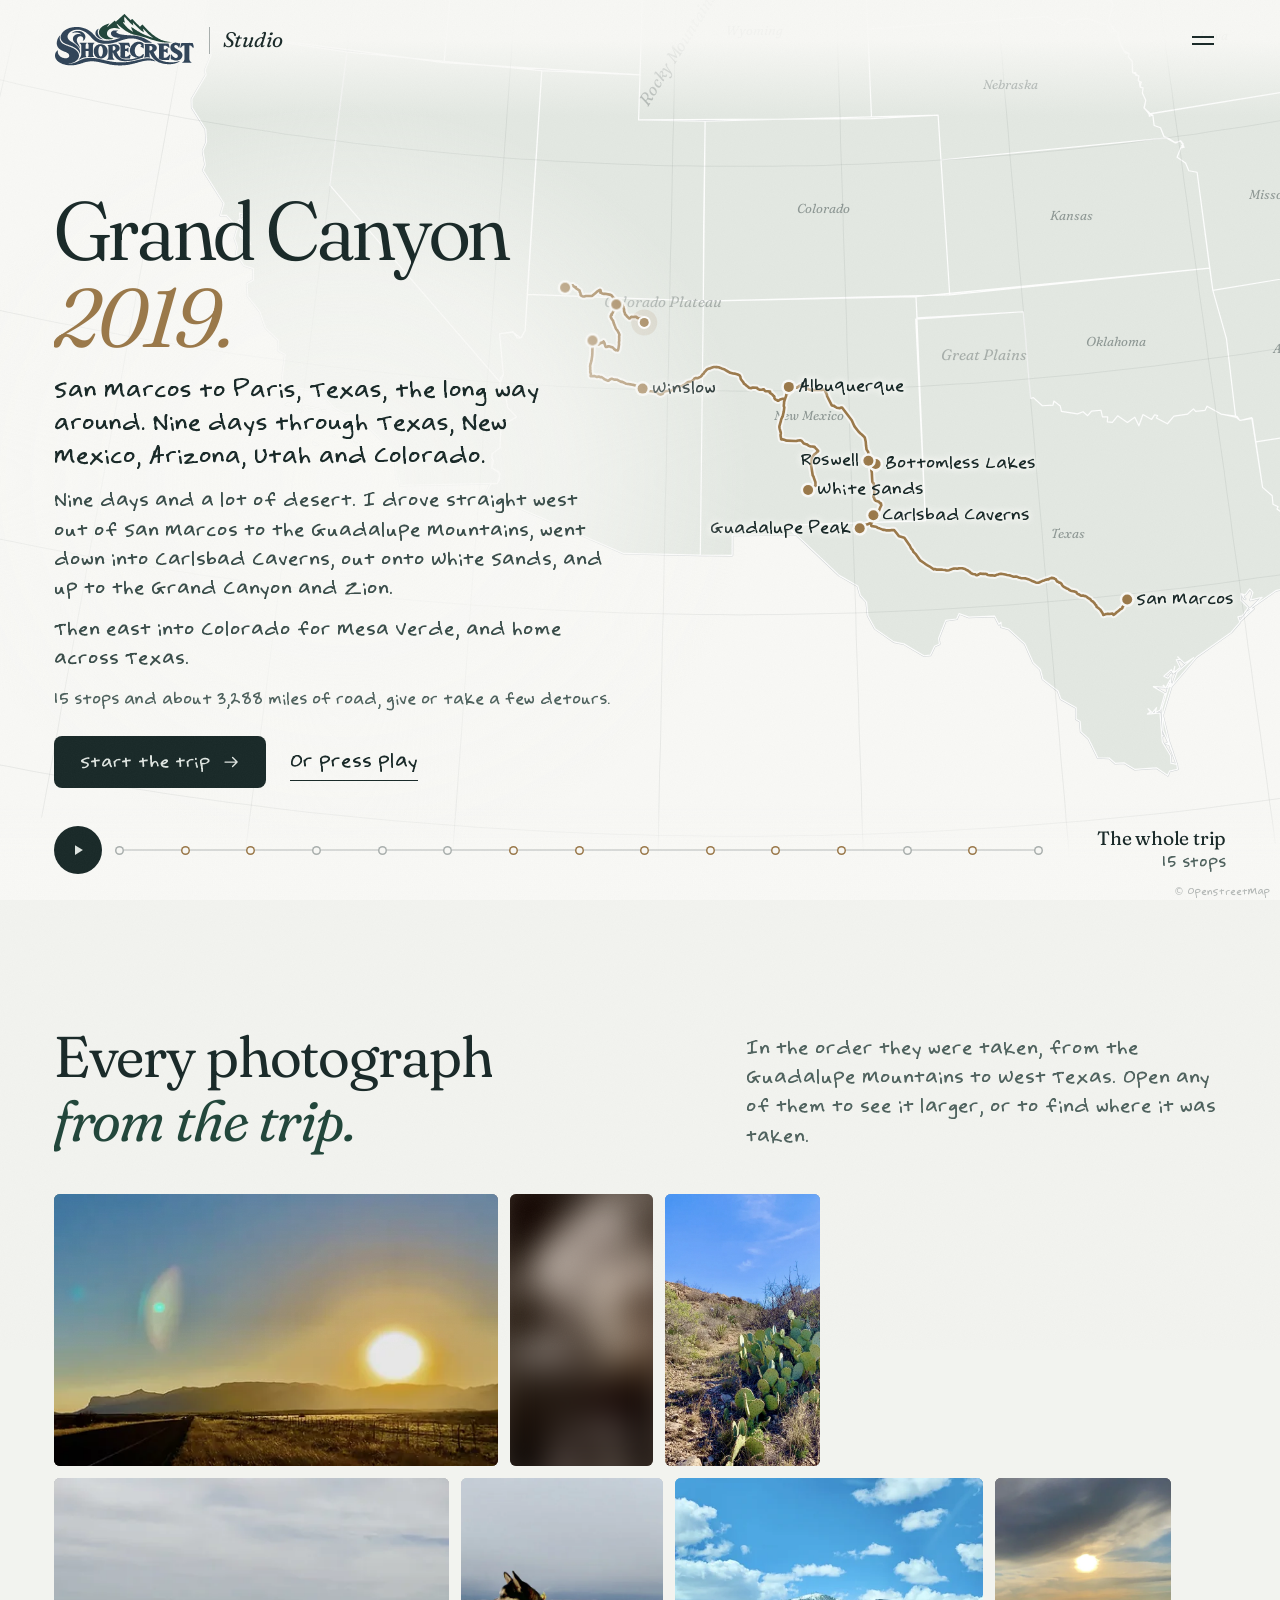
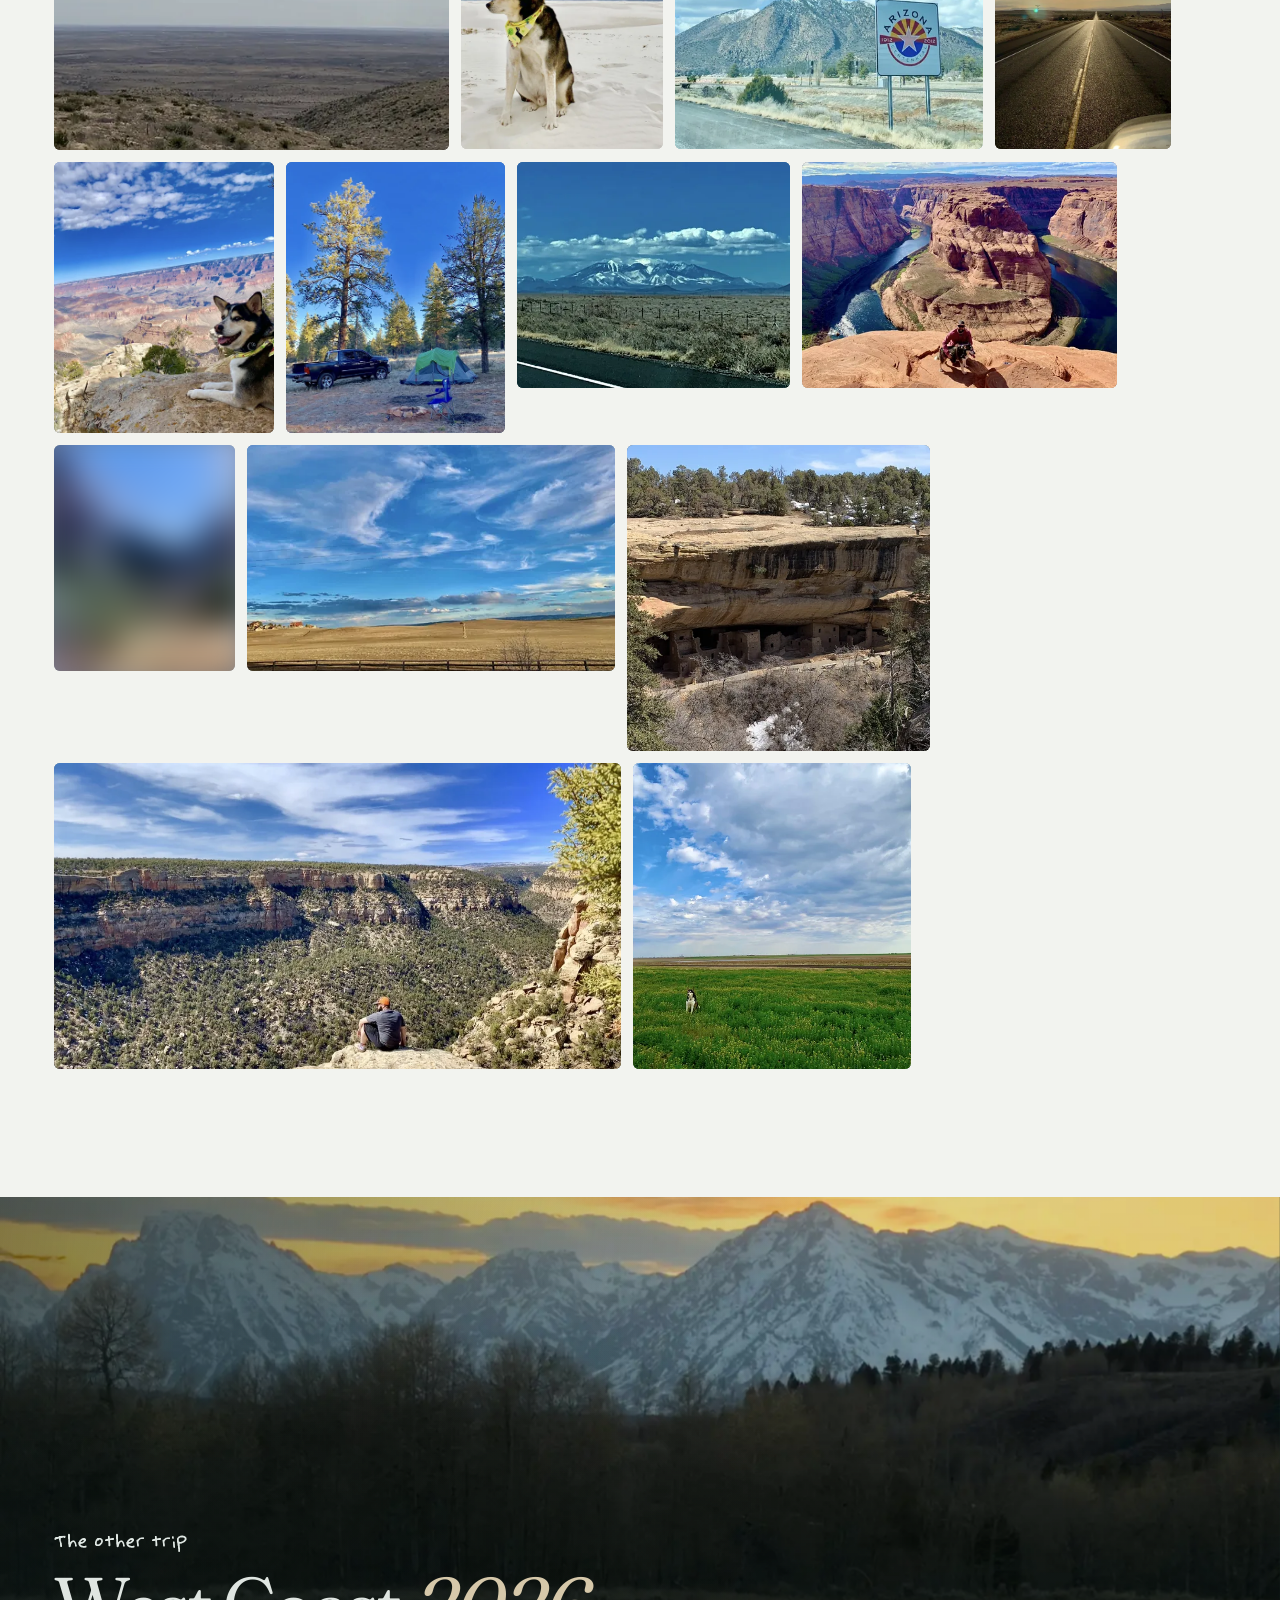
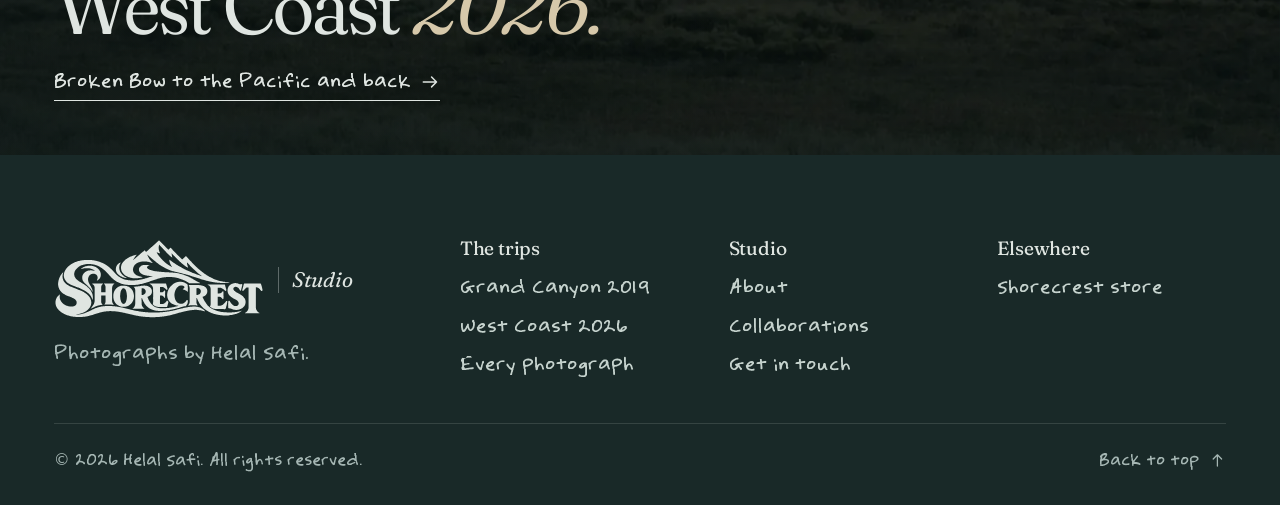
<file: road-trip-2019.html>
<!doctype html>
<html lang="en" data-default-header="light">
  <head>
    <meta charset="utf-8" />
    <meta name="viewport" content="width=device-width, initial-scale=1, viewport-fit=cover" />
    <title>Grand Canyon 2019 | Shorecrest Studio</title>
    <meta
      name="description"
      content="Nine days from San Marcos to Paris, Texas, the long way around: the Guadalupe Mountains, Carlsbad Caverns, White Sands, the Grand Canyon, Zion and Mesa Verde. The real route, with the photographs."
    />
    <meta name="theme-color" content="#f8f8f5" />
    <link rel="canonical" href="https://shorecrest.studio/road-trip-2019.html" />
    <meta property="og:type" content="article" />
    <meta property="og:site_name" content="Shorecrest Studio" />
    <meta property="og:title" content="Grand Canyon 2019 | Shorecrest Studio" />
    <meta
      property="og:description"
      content="San Marcos to Paris, Texas, the long way around. Nine days through Texas, New Mexico, Arizona, Utah and Colorado."
    />
    <meta property="og:url" content="https://shorecrest.studio/road-trip-2019.html" />
    <meta property="og:image" content="https://shorecrest.studio/assets/img/og/2019.jpg" />
    <meta property="og:image:width" content="1200" />
    <meta property="og:image:height" content="630" />
    <meta name="twitter:card" content="summary_large_image" />
    <link rel="icon" href="favicon.svg" type="image/svg+xml" />
    <link rel="icon" href="favicon.ico" sizes="any" />
    <link rel="apple-touch-icon" href="apple-touch-icon.png" />
    <link rel="manifest" href="site.webmanifest" />
    <link
      rel="preload"
      href="assets/fonts/fraunces.woff2"
      as="font"
      type="font/woff2"
      crossorigin
    />
    <link rel="preload" href="assets/fonts/safi.woff2" as="font" type="font/woff2" crossorigin />
    <link rel="stylesheet" href="assets/css/studio.css?v=20261006h" />
  </head>
  <body>
    <a class="skip" href="#main">Skip to content</a>
    <div class="grain" aria-hidden="true"></div>

    <header class="hdr" data-theme="light">
      <a class="hdr__brand" href="index.html" aria-label="Shorecrest Studio home"
        ><span class="hdr__logo" data-logo
          ><img src="assets/brand/logo-primary.svg" alt="" width="168" height="63" /></span
        ><span class="hdr__studio">Studio</span></a
      >
      <nav class="hdr__nav" aria-label="Primary">
        <a href="road-trip-2019.html" aria-current="page">Grand Canyon 2019</a>
        <a href="45-days.html">West Coast 2026</a>
        <a href="photographs.html">Photographs</a>
        <a href="astro.html">Astro</a>
        <a href="about.html">About</a>
        <a href="collaborations.html">Collaborations</a>
      </nav>
      <div class="hdr__tools">
        <a class="btn btn--sm ext" href="https://shorecrest.store" data-store
          >Prints
          <svg class="i" viewBox="0 0 24 24" aria-hidden="true">
            <path d="M4 12h16M14 6l6 6-6 6" /></svg
        ></a>
        <button
          class="menu-btn"
          type="button"
          aria-expanded="false"
          aria-controls="menu"
          aria-label="Open menu"
          ><span></span><span></span
        ></button>
      </div>
    </header>

    <div class="menu" id="menu">
      <svg class="menu__contour" data-contours="6" aria-hidden="true"></svg>
      <nav class="menu__links" aria-label="Mobile">
        <a href="road-trip-2019.html"><span>Grand Canyon 2019</span></a>
        <a href="45-days.html"><span>West Coast 2026</span></a>
        <a href="photographs.html"><span>Photographs</span></a>
        <a href="astro.html"><span>Astro</span></a>
        <a href="about.html"><span>About</span></a>
        <a href="collaborations.html"><span>Collaborations</span></a>
        <a href="https://shorecrest.store" data-store
          ><span class="menu__sub">Prints at shorecrest.store</span></a
        >
      </nav>
      <div class="menu__foot"
        ><span>Photographs by Helal Safi</span><span>shorecrest.studio</span></div
      >
    </div>

    <main id="main">
      <section class="ex" data-trip="2019" data-header="light" aria-label="The route, stop by stop">
        <div class="ex__map">
          <canvas aria-hidden="true"></canvas>
          <div class="mlayer"></div>
        </div>

        <div class="rail">
          <button class="rail__play" type="button" aria-label="Play the trip"
            ><svg class="i i-play" viewBox="0 0 24 24" aria-hidden="true">
              <path d="M8 5.5v13l10.5-6.5z" fill="currentColor" stroke="none" /></svg
            ><svg class="i i-pause" viewBox="0 0 24 24" aria-hidden="true">
              <path d="M8 5h3v14H8zM13 5h3v14h-3z" fill="currentColor" stroke="none" /></svg
          ></button>
          <div
            class="rail__track"
            role="slider"
            tabindex="0"
            aria-label="Stops along the route"
            aria-valuemin="1"
            aria-valuemax="15"
            aria-valuenow="0"
          >
            <span class="rail__line"></span><span class="rail__fill"></span
            ><span class="rail__tip"></span>
          </div>
          <p class="rail__where" aria-live="polite"></p>
        </div>

        <div class="ex__intro">
          <h1 data-split data-manual>Grand Canyon <em>2019.</em></h1>
          <p class="ex__sub" data-reveal data-manual style="--d:250"
            >San Marcos to Paris, Texas, the long way around. Nine days through Texas, New Mexico,
            Arizona, Utah and Colorado.</p
          >
          <div class="ex__story" data-reveal data-manual style="--d:350">
            <p
              >Nine days and a lot of desert. I drove straight west out of San Marcos to the
              Guadalupe Mountains, went down into Carlsbad Caverns, out onto White Sands, and up to
              the Grand Canyon and Zion.</p
            >
            <p>Then east into Colorado for Mesa Verde, and home across Texas.</p>
          </div>
          <p class="ex__facts" data-facts data-reveal data-manual style="--d:420"></p>
          <div class="ex__ctas" data-reveal data-manual style="--d:500">
            <button class="btn" type="button" data-start
              >Start the trip
              <svg class="i" viewBox="0 0 24 24" aria-hidden="true">
                <path d="M4 12h16M14 6l6 6-6 6" /></svg
            ></button>
            <button class="link" type="button" data-play>Or press play</button>
          </div>
        </div>

        <aside class="card" aria-label="This stop">
          <div class="card__media">
            <p class="card__pcap"></p>
            <div class="card__pnav">
              <button type="button" data-pprev aria-label="Previous photo"
                ><svg class="i" viewBox="0 0 24 24" aria-hidden="true">
                  <path d="M20 12H4M10 6l-6 6 6 6" /></svg
              ></button>
              <span class="card__pcount"></span>
              <button type="button" data-pnext aria-label="Next photo"
                ><svg class="i" viewBox="0 0 24 24" aria-hidden="true">
                  <path d="M4 12h16M14 6l6 6-6 6" /></svg
              ></button>
            </div>
          </div>
          <div class="card__body" data-lenis-prevent aria-live="polite"></div>
          <div class="card__nav">
            <button class="link" type="button" data-whole
              ><svg class="i" viewBox="0 0 24 24" aria-hidden="true">
                <path d="M4 9V4h5M20 9V4h-5M4 15v5h5M20 15v5h-5" /></svg
              >The whole trip</button
            >
            <div class="card__arrows">
              <button class="icon-btn" type="button" data-prev aria-label="Previous stop"
                ><svg class="i" viewBox="0 0 24 24" aria-hidden="true">
                  <path d="M20 12H4M10 6l-6 6 6 6" /></svg
              ></button>
              <button class="icon-btn" type="button" data-next aria-label="Next stop"
                ><svg class="i" viewBox="0 0 24 24" aria-hidden="true">
                  <path d="M4 12h16M14 6l6 6-6 6" /></svg
              ></button>
            </div>
          </div>
        </aside>

        <p class="ex__credit"
          ><a
            href="https://www.openstreetmap.org/copyright"
            target="_blank"
            rel="noopener"
            aria-label="Map data © OpenStreetMap contributors"
            >© OpenStreetMap</a
          ></p
        >
      </section>

      <section class="sec paper" id="photos" data-header="light" aria-labelledby="photos-title">
        <div class="wrap">
          <div class="tp-head">
            <h2 class="h2" id="photos-title" data-split
              >Every photograph <em>from the trip.</em></h2
            >
            <p data-reveal
              >In the order they were taken, from the Guadalupe Mountains to West Texas. Open any of
              them to see it larger, or to find where it was taken.</p
            >
          </div>
          <div data-trip-photos></div>
        </div>
      </section>

      <a class="next" href="45-days.html" data-header="dark">
        <img
          src="assets/img/photo/SC-025-1600.webp"
          srcset="assets/img/photo/SC-025-960.webp 960w, assets/img/photo/SC-025-1600.webp 1600w, assets/img/photo/SC-025-2400.webp 2400w"
          sizes="100vw"
          alt=""
          loading="lazy"
          data-parallax="0.12"
        />
        <div class="next__in">
          <p>The other trip</p>
          <h2 class="h1">West Coast <em>2026.</em></h2>
          <span class="link"
            >Broken Bow to the Pacific and back
            <svg class="i" viewBox="0 0 24 24" aria-hidden="true">
              <path d="M4 12h16M14 6l6 6-6 6" /></svg
          ></span>
        </div>
      </a>
    </main>

    <footer class="foot" data-header="dark">
      <div class="wrap">
        <div class="foot__grid">
          <div class="foot__brand">
            <a href="index.html" aria-label="Shorecrest Studio home"
              ><span class="hdr__logo" data-logo
                ><img src="assets/brand/logo-cloud.svg" alt="" width="210" height="79" /></span
              ><span class="hdr__studio">Studio</span></a
            >
            <p>Photographs by Helal Safi.</p>
          </div>
          <div class="foot__col">
            <h3>The trips</h3>
            <ul>
              <li><a href="road-trip-2019.html">Grand Canyon 2019</a></li>
              <li><a href="45-days.html">West Coast 2026</a></li>
              <li><a href="photographs.html">Every photograph</a></li>
            </ul>
          </div>
          <div class="foot__col">
            <h3>Studio</h3>
            <ul>
              <li><a href="about.html">About</a></li>
              <li><a href="collaborations.html">Collaborations</a></li>
              <li
                ><a href="https://www.safisolutions.org" data-contact target="_blank" rel="noopener"
                  >Get in touch</a
                ></li
              >
              <li><a href="#" data-email>Email</a></li>
            </ul>
          </div>
          <div class="foot__col">
            <h3>Elsewhere</h3>
            <ul>
              <li><a href="https://shorecrest.store" data-store>Shorecrest store</a></li>
              <li
                ><a href="#" data-social="instagram" target="_blank" rel="noopener"
                  >Instagram</a
                ></li
              >
              <li><a href="#" data-social="tiktok" target="_blank" rel="noopener">TikTok</a></li>
            </ul>
          </div>
        </div>
        <div class="foot__base">
          <span>&copy; <span data-year>2026</span> Helal Safi. All rights reserved.</span>
          <button class="totop" type="button" data-totop
            >Back to top
            <svg class="i" viewBox="0 0 24 24" aria-hidden="true">
              <path d="M12 20V4M6 10l6-6 6 6" /></svg
          ></button>
        </div>
      </div>
    </footer>

    <script src="assets/js/config.js"></script>
    <script src="assets/js/data.js?v=20261006c"></script>
    <script src="assets/js/geo.js"></script>
    <script src="assets/js/logo-data.js"></script>
    <script src="assets/vendor/lenis.min.js"></script>
    <script src="assets/js/core.js?v=20261006"></script>
    <script src="assets/js/map.js"></script>
    <script src="assets/js/viewer.js"></script>
    <script src="assets/js/journey.js"></script>
  </body>
</html>
</file>
<file: assets/css/studio.css>
/* ==========================================================================
   SHORECREST STUDIO / shorecrest.studio
   Headings: Fraunces. Words: Safi, the photographer's own handwriting.
   ========================================================================== */

/* ---------- Fonts ---------- */
@font-face {
  font-family: "Fraunces";
  src: url("../fonts/fraunces.woff2") format("woff2");
  font-weight: 300 600;
  font-style: normal;
  font-display: swap;
}
@font-face {
  font-family: "Fraunces";
  src: url("../fonts/fraunces-italic.woff2") format("woff2");
  font-weight: 300 600;
  font-style: italic;
  font-display: swap;
}
@font-face {
  font-family: "Safi";
  src:
    url("../fonts/safi.woff2") format("woff2"),
    url("../fonts/safi.woff") format("woff");
  font-weight: 400;
  font-style: normal;
  font-display: swap;
}

/* ---------- Tokens ---------- */
:root {
  --ink: #192928;
  --ink-2: #111d1c;
  --pine: #21463a;
  --tide: #304458;
  --sage: #819589;
  --mist: #9aadb1;
  --stone: #afb8ae;
  --cloud: #dfe5e1;
  --cloud-2: #e9edea;
  --paper: #f2f3ef;
  --paper-2: #f8f8f5;
  --sand: #bfae8f;
  --sand-2: #d6c8aa;
  --sand-deep: #9a7849;

  --trip-2019: #9a7849;
  --trip-45: #21463a;

  --fg: var(--ink);
  --bg: var(--paper);
  --muted: #4f625e;
  --line: rgba(25, 41, 40, 0.14);

  --serif: "Fraunces", "Iowan Old Style", "Palatino Linotype", Georgia, serif;
  --hand: "Safi", "Segoe Print", "Bradley Hand", ui-rounded, system-ui, sans-serif;

  --fs-hero: clamp(3rem, 1.4rem + 6.2vw, 8rem);
  --fs-h1: clamp(2.7rem, 1.5rem + 4.4vw, 6rem);
  --fs-h2: clamp(2.1rem, 1.35rem + 2.8vw, 4.1rem);
  --fs-h3: clamp(1.35rem, 1.1rem + 0.9vw, 1.95rem);
  --fs-lead: clamp(1.18rem, 1.02rem + 0.55vw, 1.5rem);
  --fs-body: clamp(1.08rem, 1.02rem + 0.2vw, 1.2rem);

  --gutter: clamp(20px, 4.2vw, 64px);
  --max: 1440px;
  --r-btn: 8px;
  --r-card: 18px;
  --header-h: 80px;

  --ease-out: cubic-bezier(0.16, 1, 0.3, 1);
  --ease-io: cubic-bezier(0.65, 0, 0.35, 1);
  --shadow-lg: 0 40px 80px -36px rgba(17, 29, 28, 0.45), 0 10px 24px -12px rgba(17, 29, 28, 0.18);
}

/* ---------- Base ---------- */
*,
*::before,
*::after {
  box-sizing: border-box;
}
html {
  -webkit-text-size-adjust: 100%;
  text-size-adjust: 100%;
  background: var(--bg);
}
html.lenis,
html.lenis body {
  height: auto;
}
.lenis.lenis-stopped {
  overflow: clip;
}
body {
  margin: 0;
  background: var(--bg);
  color: var(--fg);
  font: 400 var(--fs-body)/1.55 var(--hand);
  -webkit-font-smoothing: antialiased;
  -moz-osx-font-smoothing: grayscale;
  text-rendering: optimizeLegibility;
  overflow-x: clip;
}
img,
svg,
video,
canvas {
  display: block;
  max-width: 100%;
}
img {
  height: auto;
}
a {
  color: inherit;
  text-decoration: none;
}
button {
  font: inherit;
  color: inherit;
  background: none;
  border: 0;
  padding: 0;
  cursor: pointer;
}
h1,
h2,
h3,
h4,
p,
figure,
blockquote,
dl,
dd {
  margin: 0;
}
h1,
h2,
h3,
h4,
.serif {
  font-family: var(--serif);
  font-weight: 400;
  font-optical-sizing: auto;
  line-height: 1.04;
  letter-spacing: -0.018em;
}
h1 em,
h2 em,
h3 em,
.serif em {
  font-style: italic;
  font-weight: 380;
  color: var(--accent, var(--pine));
}
ul,
ol {
  margin: 0;
  padding: 0;
  list-style: none;
}
::selection {
  background: var(--sand);
  color: var(--ink);
}
:focus-visible {
  outline: 2px solid var(--sand-deep);
  outline-offset: 3px;
  border-radius: 4px;
}
[hidden] {
  display: none !important;
}

@view-transition {
  navigation: auto;
}
::view-transition-old(root) {
  animation: vt-out 0.32s var(--ease-out) both;
}
::view-transition-new(root) {
  animation: vt-in 0.5s var(--ease-out) both;
}
.hdr {
  view-transition-name: site-header;
}
@keyframes vt-out {
  to {
    opacity: 0;
    transform: translateY(-10px);
  }
}
@keyframes vt-in {
  from {
    opacity: 0;
    transform: translateY(14px);
  }
}

.sr-only {
  position: absolute !important;
  width: 1px;
  height: 1px;
  padding: 0;
  margin: -1px;
  overflow: hidden;
  clip: rect(0 0 0 0);
  white-space: nowrap;
  border: 0;
}
.skip {
  position: fixed;
  left: 16px;
  top: -80px;
  z-index: 200;
  background: var(--ink);
  color: var(--cloud);
  padding: 12px 18px;
  border-radius: var(--r-btn);
  transition: top 0.3s var(--ease-out);
}
.skip:focus {
  top: 16px;
}

/* ---------- Type ---------- */
.h-hero {
  font-size: var(--fs-hero);
  line-height: 0.95;
  letter-spacing: -0.028em;
  font-weight: 360;
}
.h1 {
  font-size: var(--fs-h1);
  line-height: 0.98;
  letter-spacing: -0.024em;
  font-weight: 370;
}
.h2 {
  font-size: var(--fs-h2);
  line-height: 1.02;
  letter-spacing: -0.02em;
  font-weight: 380;
}
.h3 {
  font-size: var(--fs-h3);
  line-height: 1.15;
  font-weight: 420;
}
.lead {
  font-size: var(--fs-lead);
  line-height: 1.45;
  text-wrap: pretty;
}
.muted {
  color: var(--muted);
}

/* ---------- Layout ---------- */
.wrap {
  width: 100%;
  max-width: var(--max);
  margin-inline: auto;
  padding-inline: var(--gutter);
}
.sec {
  position: relative;
  padding-block: clamp(84px, 10vw, 150px);
}
.sec--tight {
  padding-block: clamp(60px, 7vw, 100px);
}
.dark {
  --fg: var(--cloud);
  --bg: var(--ink);
  --muted: #a5b6b3;
  --line: rgba(223, 229, 225, 0.16);
  --accent: var(--sand-2);
  background: var(--bg);
  color: var(--fg);
}
.pine {
  --fg: var(--cloud);
  --bg: var(--pine);
  --muted: #b2c6bc;
  --line: rgba(223, 229, 225, 0.18);
  --accent: var(--sand-2);
  background: var(--bg);
  color: var(--fg);
}
.cloud {
  --fg: var(--ink);
  --bg: var(--cloud);
  background: var(--bg);
  color: var(--fg);
}
.paper {
  --fg: var(--ink);
  --bg: var(--paper);
  background: var(--bg);
  color: var(--fg);
}
.sec-head {
  display: flex;
  justify-content: space-between;
  align-items: flex-end;
  gap: 30px;
  margin-bottom: clamp(30px, 4vw, 52px);
}
.sec-head h2 {
  max-width: 15ch;
}
.sec-head p {
  max-width: 40ch;
  color: var(--muted);
}

/* ---------- Buttons & links ---------- */
.i {
  width: 1.05em;
  height: 1.05em;
  flex: none;
  stroke: currentColor;
  fill: none;
  stroke-width: 1.8;
  stroke-linecap: round;
  stroke-linejoin: round;
}
.btn {
  --b-bg: var(--ink);
  --b-fg: var(--cloud);
  --b-fill: var(--pine);
  --b-fill-fg: var(--cloud);
  position: relative;
  isolation: isolate;
  overflow: hidden;
  display: inline-flex;
  align-items: center;
  justify-content: center;
  gap: 0.7em;
  min-height: 52px;
  padding: 0.9em 1.5em;
  border-radius: var(--r-btn);
  background: var(--b-bg);
  color: var(--b-fg);
  font: 400 1.08rem/1 var(--hand);
  white-space: nowrap;
  transition:
    color 0.5s var(--ease-out),
    transform 0.5s var(--ease-out);
}
.btn::before {
  content: "";
  position: absolute;
  z-index: -1;
  left: 50%;
  top: 110%;
  width: 170%;
  aspect-ratio: 1;
  border-radius: 41%;
  background: var(--b-fill);
  transform: translate(-50%, 0) rotate(0deg);
  transition:
    top 0.75s var(--ease-out),
    transform 2s linear;
}
.btn:hover::before,
.btn:focus-visible::before {
  top: -45%;
  transform: translate(-50%, 0) rotate(180deg);
}
.btn:hover,
.btn:focus-visible {
  color: var(--b-fill-fg);
}
.btn .i {
  transition: transform 0.5s var(--ease-out);
}
.btn:hover .i {
  transform: translateX(3px);
}
.btn--light {
  --b-bg: var(--cloud);
  --b-fg: var(--ink);
  --b-fill: var(--sand);
  --b-fill-fg: var(--ink);
}
.btn--ghost {
  --b-bg: transparent;
  --b-fg: currentColor;
  --b-fill: var(--ink);
  --b-fill-fg: var(--cloud);
  box-shadow: inset 0 0 0 1px currentColor;
}
.btn--sm {
  min-height: 42px;
  padding: 0.65em 1.1em;
  font-size: 1rem;
}
.link {
  display: inline-flex;
  align-items: center;
  gap: 0.5em;
  padding-block: 0.25em;
  background: linear-gradient(currentColor, currentColor) 0 100% / 100% 1px no-repeat;
  transition: background-size 0.55s var(--ease-out);
}
.link:hover {
  background-size: 0 1px;
  background-position: 100% 100%;
}
.link .i {
  transition: transform 0.5s var(--ease-out);
}
.link:hover .i {
  transform: translateX(3px);
}
.ext .i {
  transform: rotate(-45deg);
}
.link.ext:hover .i,
.btn.ext:hover .i {
  transform: rotate(-45deg) translateX(3px);
}
.icon-btn {
  width: 46px;
  height: 46px;
  border-radius: 50%;
  border: 1px solid var(--line);
  display: inline-grid;
  place-items: center;
  flex: none;
  transition:
    background-color 0.3s,
    color 0.3s,
    border-color 0.3s,
    opacity 0.3s;
}
.icon-btn:hover {
  background: var(--ink);
  color: var(--cloud);
  border-color: var(--ink);
}
.icon-btn:disabled {
  opacity: 0.35;
  pointer-events: none;
}
.icon-btn .i {
  width: 18px;
  height: 18px;
}

/* ---------- Grain ---------- */
.grain {
  position: fixed;
  inset: -50%;
  z-index: 95;
  pointer-events: none;
  opacity: 0.03;
  background-image: url("data:image/svg+xml;utf8,<svg xmlns='http://www.w3.org/2000/svg' width='240' height='240'><filter id='n'><feTurbulence type='fractalNoise' baseFrequency='.9' numOctaves='3' stitchTiles='stitch'/><feColorMatrix type='saturate' values='0'/></filter><rect width='100%' height='100%' filter='url(%23n)'/></svg>");
  animation: grain 1.6s steps(6) infinite;
}
@keyframes grain {
  0% {
    transform: translate(0, 0);
  }
  20% {
    transform: translate(-4%, 3%);
  }
  40% {
    transform: translate(3%, -4%);
  }
  60% {
    transform: translate(-5%, -2%);
  }
  80% {
    transform: translate(4%, 4%);
  }
  100% {
    transform: translate(0, 0);
  }
}

/* ---------- Header ---------- */
.hdr {
  --hdr-fg: var(--ink);
  --logo-a: var(--tide);
  --logo-b: var(--pine);
  position: fixed;
  left: 0;
  right: 0;
  top: 0;
  z-index: 60;
  height: var(--header-h);
  display: flex;
  align-items: center;
  justify-content: space-between;
  gap: 24px;
  padding-inline: var(--gutter);
  color: var(--hdr-fg);
  transition:
    transform 0.6s var(--ease-out),
    color 0.4s;
}
.hdr::before {
  content: "";
  position: absolute;
  inset: 0;
  z-index: -1;
  background: rgba(242, 243, 239, 0.84);
  backdrop-filter: blur(14px) saturate(1.2);
  -webkit-backdrop-filter: blur(14px) saturate(1.2);
  border-bottom: 1px solid rgba(25, 41, 40, 0.07);
  opacity: 0;
  transition:
    opacity 0.4s,
    background-color 0.4s;
}
.hdr.is-scrolled::before {
  opacity: 1;
}
.hdr[data-theme="dark"] {
  --hdr-fg: var(--cloud);
  --logo-a: var(--cloud);
  --logo-b: var(--cloud);
}
.hdr[data-theme="dark"]::before {
  background: rgba(17, 29, 28, 0.7);
  border-bottom-color: rgba(223, 229, 225, 0.08);
}
.hdr.is-hidden {
  transform: translateY(-105%);
}
.hdr__brand {
  display: flex;
  align-items: center;
  gap: 14px;
  flex: none;
}
.hdr__logo {
  display: block;
  width: clamp(132px, 11vw, 168px);
}
.hdr__logo svg,
.hdr__logo img {
  width: 100%;
  height: auto;
  overflow: visible;
}
.hdr__logo .logo-a {
  fill: var(--logo-a);
  transition: fill 0.4s;
}
.hdr__logo .logo-b {
  fill: var(--logo-b);
  transition: fill 0.4s;
}
.hdr__studio {
  position: relative;
  padding-left: 14px;
  font-family: var(--serif);
  font-style: italic;
  font-weight: 380;
  font-size: clamp(1.15rem, 1rem + 0.4vw, 1.4rem);
  letter-spacing: -0.01em;
  line-height: 1;
}
.hdr__studio::before {
  content: "";
  position: absolute;
  left: 0;
  top: -2px;
  bottom: -3px;
  width: 1px;
  background: currentColor;
  opacity: 0.35;
}
.hdr__nav {
  display: flex;
  align-items: center;
  gap: clamp(18px, 2.2vw, 38px);
  font-size: 1.08rem;
}
.hdr__nav a {
  position: relative;
  display: inline-flex;
  align-items: center;
  padding-block: 8px;
  white-space: nowrap;
}
.hdr__nav a::after {
  content: "";
  position: absolute;
  left: 0;
  right: 0;
  bottom: 2px;
  height: 1px;
  background: currentColor;
  transform: scaleX(0);
  transform-origin: right;
  transition: transform 0.5s var(--ease-out);
}
.hdr__nav a:hover::after,
.hdr__nav a[aria-current="page"]::after {
  transform: scaleX(1);
  transform-origin: left;
}
.hdr__tools {
  display: flex;
  align-items: center;
  gap: 12px;
}
.hdr[data-theme="dark"] .btn {
  --b-bg: var(--cloud);
  --b-fg: var(--ink);
  --b-fill: var(--sand);
  --b-fill-fg: var(--ink);
}

.menu-btn {
  display: none;
  width: 46px;
  height: 46px;
  border-radius: 50%;
  position: relative;
}
.menu-btn span {
  position: absolute;
  left: 12px;
  right: 12px;
  height: 1.5px;
  background: currentColor;
  transition:
    transform 0.5s var(--ease-out),
    top 0.5s var(--ease-out);
}
.menu-btn span:nth-child(1) {
  top: 19px;
}
.menu-btn span:nth-child(2) {
  top: 26px;
}
.menu-open .menu-btn span:nth-child(1) {
  top: 22.5px;
  transform: rotate(45deg);
}
.menu-open .menu-btn span:nth-child(2) {
  top: 22.5px;
  transform: rotate(-45deg);
}
.menu {
  position: fixed;
  inset: 0;
  z-index: 55;
  background: var(--pine);
  color: var(--cloud);
  display: flex;
  flex-direction: column;
  justify-content: flex-end;
  padding: calc(var(--header-h) + 20px) var(--gutter) 36px;
  clip-path: circle(0 at calc(100% - 44px) 40px);
  visibility: hidden;
  transition:
    clip-path 0.8s var(--ease-io),
    visibility 0s 0.8s;
}
.menu-open .menu {
  clip-path: circle(150% at calc(100% - 44px) 40px);
  visibility: visible;
  transition: clip-path 0.8s var(--ease-io);
}
.menu-open .hdr {
  --hdr-fg: var(--cloud);
  --logo-a: var(--cloud);
  --logo-b: var(--cloud);
}
.menu-open .hdr::before {
  opacity: 0;
}
.menu__links {
  display: grid;
  gap: 2px;
  font-family: var(--serif);
  font-size: clamp(2.2rem, 9vw, 3.6rem);
  line-height: 1.12;
  letter-spacing: -0.02em;
}
.menu__links a {
  display: block;
  overflow: hidden;
}
.menu__links a span {
  display: block;
  transform: translateY(105%);
  transition: transform 0.8s var(--ease-out);
}
.menu-open .menu__links a span {
  transform: none;
}
.menu-open .menu__links a:nth-child(2) span {
  transition-delay: 0.05s;
}
.menu-open .menu__links a:nth-child(3) span {
  transition-delay: 0.1s;
}
.menu-open .menu__links a:nth-child(4) span {
  transition-delay: 0.15s;
}
.menu-open .menu__links a:nth-child(5) span {
  transition-delay: 0.2s;
}
.menu__sub {
  font-size: 0.6em;
  opacity: 0.75;
}
.menu__foot {
  margin-top: 36px;
  padding-top: 20px;
  border-top: 1px solid rgba(223, 229, 225, 0.2);
  display: flex;
  justify-content: space-between;
  gap: 16px;
  color: #b6c8be;
}
svg.menu__contour {
  position: absolute;
  inset: 0;
  z-index: -1;
  width: 100%;
  height: 100%;
  color: #a9c4b5;
  opacity: 0.45;
  pointer-events: none;
}

/* ---------- Reveals ---------- */
.js [data-reveal] {
  opacity: 0;
  transform: translate3d(0, 24px, 0);
  transition:
    opacity 1s var(--ease-out),
    transform 1.2s var(--ease-out);
  transition-delay: calc(var(--d, 0) * 1ms);
}
.js [data-reveal].is-in {
  opacity: 1;
  transform: none;
}
.ln {
  display: block;
  overflow: hidden;
  padding-block: 0.1em 0.2em;
  margin-block: -0.1em -0.2em;
}
.ln__in {
  display: block;
  opacity: 0;
  transform: translate3d(0, 115%, 0);
  transition:
    transform 1.1s var(--ease-out),
    opacity 0.6s var(--ease-out);
  transition-delay: calc(var(--i, 0) * 80ms + var(--d, 0) * 1ms);
}
.is-in .ln__in {
  opacity: 1;
  transform: none;
}
/* wipes clip the image inside, never the observed element (a fully clipped element never reports as visible) */
.js [data-wipe] img {
  clip-path: inset(0 0 100% 0);
  transform: scale(1.12);
  transition:
    clip-path 1.3s var(--ease-io),
    transform 1.8s var(--ease-out);
  transition-delay: calc(var(--d, 0) * 1ms);
}
.js [data-wipe].is-in img {
  clip-path: inset(0 0 0 0);
  transform: none;
}

svg[data-contours] {
  color: var(--sage);
}
svg[data-contours] g {
  opacity: 0.2;
  transform-origin: 50% 50%;
  transform-box: view-box;
  animation: contour-drift 90s ease-in-out infinite alternate;
}
@keyframes contour-drift {
  to {
    transform: rotate(5deg) scale(1.08);
  }
}

.fade-img {
  opacity: 0;
  transition: opacity 0.8s var(--ease-out);
}
.fade-img.is-loaded {
  opacity: 1;
}

/* ==========================================================================
   HOME: slideshow hero
   ========================================================================== */
.show {
  position: relative;
  height: 100vh;
  height: 100svh;
  min-height: 620px;
  overflow: hidden;
  background: var(--ink-2);
  color: var(--cloud);
  --accent: var(--sand-2);
}
.show__slides {
  position: absolute;
  inset: 0;
}
.show__slide {
  position: absolute;
  inset: 0;
  overflow: hidden;
  clip-path: inset(100% 0 0 0);
}
.show__slide img {
  position: absolute;
  inset: 0;
  width: 100%;
  height: 100%;
  object-fit: cover;
  transform: none;
}
.show__slide.is-cur {
  z-index: 2;
  clip-path: inset(0 0 0 0);
  transition: clip-path 1.6s var(--ease-io);
}
.show__slide.is-cur img {
  transform: none;
}
.show__slide.is-prev {
  z-index: 1;
  clip-path: inset(0 0 0 0);
}
.show__slide.is-prev img {
  transform: none;
  filter: brightness(0.7);
  transition: filter 1.6s var(--ease-io);
}
.show__slide.is-first {
  clip-path: inset(0 0 0 0);
  transition: none;
}
.show__slide.is-first img {
  animation: none;
}
@keyframes first-in {
  from {
    transform: scale(1.12);
    filter: brightness(0.6);
  }
  to {
    transform: scale(1.02);
    filter: none;
  }
}
.show__shade {
  position: absolute;
  inset: 0;
  z-index: 3;
  pointer-events: none;
  background:
    linear-gradient(
      100deg,
      rgba(14, 25, 24, 0.66) 0%,
      rgba(14, 25, 24, 0.3) 40%,
      rgba(14, 25, 24, 0) 66%
    ),
    linear-gradient(to top, rgba(14, 25, 24, 0.62) 0%, rgba(14, 25, 24, 0) 42%),
    linear-gradient(to bottom, rgba(14, 25, 24, 0.42) 0%, rgba(14, 25, 24, 0) 22%);
}
.show__copy {
  position: absolute;
  z-index: 4;
  left: var(--gutter);
  right: var(--gutter);
  bottom: clamp(30px, 6vh, 64px);
  display: flex;
  justify-content: space-between;
  align-items: flex-end;
  gap: 40px;
}
.show__text h1 {
  max-width: 9.5ch;
  text-shadow: 0 2px 40px rgba(14, 25, 24, 0.3);
}
.show__sub {
  max-width: 38ch;
  margin-top: 24px;
  font-size: var(--fs-lead);
  line-height: 1.42;
  color: #e6ece9;
  text-wrap: pretty;
}
.show__ctas {
  display: flex;
  flex-wrap: wrap;
  align-items: center;
  gap: 14px 26px;
  margin-top: 30px;
}
.show__ctas .link {
  color: var(--cloud);
}
.show__now {
  flex: none;
  width: min(300px, 32vw);
  text-align: right;
}
.show__place {
  display: block;
  min-height: 1.5em;
  font-size: 1.12rem;
  color: #e6ece9;
}
.show__title {
  display: block;
  min-height: 1.3em;
  margin-top: 2px;
  font-family: var(--serif);
  font-style: italic;
  font-size: 1.5rem;
  line-height: 1.2;
  color: var(--sand-2);
}
.show__place span,
.show__title span {
  display: inline-block;
  animation: cap-in 0.9s var(--ease-out) both;
}
.show__title span {
  animation-delay: 0.08s;
}
@keyframes cap-in {
  from {
    opacity: 0;
    transform: translateY(10px);
  }
}
.show__bars {
  display: flex;
  gap: 6px;
  margin-top: 16px;
}
.show__bars button {
  position: relative;
  flex: 1;
  height: 22px;
}
.show__bars button::before,
.show__bars button::after {
  content: "";
  position: absolute;
  left: 0;
  right: 0;
  top: 10px;
  height: 2px;
  border-radius: 2px;
  background: rgba(223, 229, 225, 0.28);
}
.show__bars button::after {
  background: var(--cloud);
  transform: scaleX(0);
  transform-origin: left;
}
.show__bars button.is-done::after {
  transform: scaleX(1);
}
.show__bars button.is-cur::after {
  animation: bar var(--dur, 7s) linear both;
}
.show.is-paused .show__bars button.is-cur::after {
  animation-play-state: paused;
}
@keyframes bar {
  to {
    transform: scaleX(1);
  }
}
.show__scroll {
  position: absolute;
  z-index: 4;
  left: 50%;
  bottom: 22px;
  width: 1px;
  height: 42px;
  background: rgba(223, 229, 225, 0.25);
  overflow: hidden;
}
.show__scroll::after {
  content: "";
  position: absolute;
  left: 0;
  right: 0;
  top: 0;
  height: 40%;
  background: var(--cloud);
  animation: drip 2.4s var(--ease-io) infinite;
}
@keyframes drip {
  from {
    transform: translateY(-110%);
  }
  to {
    transform: translateY(260%);
  }
}

/* ==========================================================================
   HOME: the two trips
   ========================================================================== */
.trips {
  display: grid;
  grid-template-columns: minmax(0, 0.82fr) minmax(0, 1.18fr);
  gap: clamp(30px, 5vw, 90px);
  align-items: center;
}
.trips__intro h2 {
  max-width: 12ch;
}
.trips__intro > p {
  margin-top: 20px;
  max-width: 40ch;
  font-size: var(--fs-lead);
  line-height: 1.45;
  color: #2c3f3c;
  text-wrap: pretty;
}
.tlist {
  margin-top: clamp(28px, 3.4vw, 44px);
  border-top: 1px solid var(--line);
}
.trow {
  position: relative;
  display: grid;
  grid-template-columns: clamp(96px, 9vw, 132px) minmax(0, 1fr) auto;
  gap: 20px;
  align-items: center;
  padding: 18px 0;
  border-bottom: 1px solid var(--line);
}
.trow__img {
  aspect-ratio: 4 / 3;
  border-radius: 10px;
  overflow: hidden;
  background: var(--cloud);
}
.trow__img img {
  width: 100%;
  height: 100%;
  object-fit: cover;
  transition: transform 1.1s var(--ease-out);
}
.trow:hover .trow__img img,
.trow:focus-visible .trow__img img {
  transform: scale(1.07);
}
.trow__name {
  display: flex;
  align-items: center;
  gap: 12px;
  font-family: var(--serif);
  font-size: clamp(1.45rem, 1.15rem + 1vw, 2.1rem);
  line-height: 1.05;
  letter-spacing: -0.02em;
}
.trow__name i {
  display: inline-block;
  width: 26px;
  height: 3px;
  border-radius: 3px;
  background: var(--c);
  flex: none;
  transition: width 0.6s var(--ease-out);
}
.trow:hover .trow__name i,
.trow:focus-visible .trow__name i {
  width: 40px;
}
.trow__meta {
  margin-top: 6px;
  color: var(--muted);
  font-size: 1.02rem;
  line-height: 1.35;
}
.trow {
  transition: opacity 0.5s var(--ease-out);
}
.trow.is-dim {
  opacity: 0.45;
}
.trow .i {
  width: 22px;
  height: 22px;
  transition: transform 0.5s var(--ease-out);
}
.trow:hover .i {
  transform: translateX(4px);
}
.atlas {
  position: relative;
  aspect-ratio: 5 / 4;
  border-radius: 22px;
  overflow: hidden;
  background: var(--paper-2);
  box-shadow: inset 0 0 0 1px rgba(25, 41, 40, 0.06);
}
.atlas canvas {
  position: absolute;
  inset: 0;
  width: 100%;
  height: 100%;
}
.atlas .mlayer {
  position: absolute;
  inset: 0;
  pointer-events: none;
}
.atlas__credit {
  position: absolute;
  right: 10px;
  bottom: 6px;
  z-index: 2;
  font-size: 0.62rem;
  line-height: 1;
  color: rgba(25, 41, 40, 0.3);
  transition: color 0.3s;
}
.atlas__credit:hover,
.atlas__credit:focus-within {
  color: rgba(25, 41, 40, 0.7);
}

/* ==========================================================================
   Justified photo rows (home selection, trip pages, photographs)
   ========================================================================== */
.jrows {
  display: flex;
  flex-wrap: wrap;
  gap: var(--jgap, 12px);
}
.jph {
  position: relative;
  display: block;
  flex: none;
  overflow: hidden;
  border-radius: 6px;
  background: var(--ph, var(--cloud));
  cursor: zoom-in;
}
.jph img {
  position: absolute;
  inset: 0;
  width: 100%;
  height: 100%;
  object-fit: cover;
  transition:
    transform 1.2s var(--ease-out),
    opacity 0.8s var(--ease-out);
}
.jph:hover img {
  transform: scale(1.035);
}
.jph__lq {
  filter: blur(14px);
  transform: scale(1.1);
}
.jph__cap {
  position: absolute;
  left: 0;
  right: 0;
  bottom: 0;
  padding: 40px 16px 13px;
  color: #fff;
  background: linear-gradient(to top, rgba(14, 25, 24, 0.62), rgba(14, 25, 24, 0));
  opacity: 0;
  transform: translateY(8px);
  transition:
    opacity 0.5s var(--ease-out),
    transform 0.6s var(--ease-out);
  pointer-events: none;
}
.jph__cap b {
  display: block;
  font-family: var(--serif);
  font-weight: 400;
  font-size: 1.16rem;
  line-height: 1.15;
}
.jph__cap span {
  display: block;
  margin-top: 2px;
  font-size: 0.98rem;
  opacity: 0.85;
}
.jph:hover .jph__cap,
.jph:focus-visible .jph__cap {
  opacity: 1;
  transform: none;
}
.jph.is-in-anim {
  animation: ph-in 1s var(--ease-out) both;
  animation-delay: calc(var(--n, 0) * 45ms);
}
@keyframes ph-in {
  from {
    opacity: 0;
    transform: translateY(26px);
  }
}
@media (hover: none) {
  .jph__cap {
    display: none;
  }
}

/* Home: selection */
.sel-foot {
  display: flex;
  justify-content: center;
  margin-top: clamp(32px, 4vw, 52px);
}

/* Home: closing band */
.band {
  position: relative;
  overflow: hidden;
}
svg.band__contour {
  position: absolute;
  inset: 0;
  width: 100%;
  height: 100%;
  color: #a9c4b5;
  opacity: 0.5;
  pointer-events: none;
}
.band__in {
  position: relative;
  display: grid;
  grid-template-columns: minmax(0, 1fr) minmax(0, 1.15fr);
  gap: clamp(28px, 6vw, 110px);
  align-items: end;
}
.band__in p {
  font-size: var(--fs-lead);
  line-height: 1.5;
  color: #dbe5df;
  max-width: 46ch;
  text-wrap: pretty;
}
.band__links {
  display: flex;
  flex-wrap: wrap;
  align-items: center;
  gap: 14px 28px;
  margin-top: 28px;
}

/* ---------- Footer ---------- */
.foot {
  position: relative;
  background: var(--ink);
  color: var(--cloud);
  --muted: #a5b6b3;
  --accent: var(--sand-2);
}
.foot__grid {
  display: grid;
  grid-template-columns: 1.6fr repeat(3, 1fr);
  gap: 40px;
  padding-block: clamp(56px, 7vw, 84px) 44px;
  border-bottom: 1px solid rgba(223, 229, 225, 0.14);
}
.foot__brand a {
  display: flex;
  align-items: center;
  gap: 14px;
  width: fit-content;
}
.foot__brand .hdr__logo {
  width: min(210px, 60vw);
}
.foot__brand .logo-a,
.foot__brand .logo-b {
  fill: var(--cloud);
}
.foot__brand p {
  margin-top: 20px;
  color: var(--muted);
  max-width: 32ch;
}
.foot__col h3 {
  font-family: var(--serif);
  font-size: 1.2rem;
  font-weight: 420;
  letter-spacing: -0.01em;
  color: var(--cloud);
  margin-bottom: 14px;
}
.foot__col a {
  color: #c5d2cd;
}
.foot__col li + li {
  margin-top: 9px;
}
.foot__col a:hover {
  color: var(--sand-2);
}
.foot__base {
  display: flex;
  justify-content: space-between;
  align-items: center;
  gap: 20px;
  flex-wrap: wrap;
  padding-block: 24px 32px;
  color: var(--muted);
  font-size: 1rem;
}
.foot__base small {
  font-size: 0.92rem;
}
.totop {
  display: inline-flex;
  align-items: center;
  gap: 10px;
}

/* ==========================================================================
   JOURNEY: the route explorer
   ========================================================================== */
.ex {
  position: relative;
  height: 100vh;
  height: 100svh;
  min-height: 660px;
  overflow: hidden;
  background: var(--paper-2);
  --c: var(--trip-45);
  --card-w: clamp(360px, 29vw, 430px);
}
.ex__map {
  position: absolute;
  inset: 0;
}
.ex__map canvas {
  position: absolute;
  inset: 0;
  width: 100%;
  height: 100%;
  touch-action: pan-y;
}
.ex__map::after {
  content: "";
  position: absolute;
  left: 0;
  right: 0;
  top: 0;
  height: calc(var(--header-h) + 36px);
  background: linear-gradient(to bottom, rgba(248, 248, 245, 0.94) 35%, rgba(248, 248, 245, 0));
  pointer-events: none;
}
.mlayer {
  position: absolute;
  inset: 0;
  pointer-events: none;
  overflow: hidden;
}
.mlayer > * {
  position: absolute;
  left: 0;
  top: 0;
  will-change: transform;
}

/* stop markers */
.mk {
  width: 26px;
  height: 26px;
  margin: -13px 0 0 -13px;
  display: grid;
  place-items: center;
  pointer-events: auto;
  border-radius: 50%;
  transition: opacity 0.5s var(--ease-out);
}
.mk i {
  width: 10px;
  height: 10px;
  border-radius: 50%;
  background: var(--paper-2);
  box-shadow: inset 0 0 0 2px var(--c);
  transition:
    transform 0.5s var(--ease-out),
    background-color 0.4s,
    box-shadow 0.4s;
}
.mk.is-done i {
  background: var(--c);
  box-shadow: 0 0 0 2.5px var(--paper-2);
}
.mk.is-cur i {
  transform: scale(1.5);
  background: var(--c);
  box-shadow:
    0 0 0 2.5px var(--paper-2),
    0 0 0 7px color-mix(in srgb, var(--c) 18%, transparent);
}
.mk.is-cur::before {
  content: "";
  position: absolute;
  inset: -6px;
  border-radius: 50%;
  border: 1.5px solid var(--c);
  opacity: 0;
  animation: ping 2.4s var(--ease-out) infinite;
}
@keyframes ping {
  0% {
    transform: scale(0.35);
    opacity: 0.7;
  }
  80%,
  100% {
    transform: scale(1.5);
    opacity: 0;
  }
}
.mk:hover i {
  transform: scale(1.4);
}
.mk.is-faint {
  opacity: 0.25;
}
.mk.is-off {
  opacity: 0;
  pointer-events: none;
}
.mk__label {
  position: absolute;
  left: 22px;
  top: 50%;
  transform: translateY(-52%);
  white-space: nowrap;
  font-size: 1.04rem;
  line-height: 1;
  color: var(--ink);
  text-shadow:
    0 0 3px var(--paper-2),
    0 0 6px var(--paper-2),
    0 0 10px var(--paper-2);
  opacity: 0;
  transition: opacity 0.45s var(--ease-out);
  pointer-events: none;
}
.mk.has-label .mk__label,
.mk:hover .mk__label {
  opacity: 1;
}
.mk.is-cur .mk__label {
  font-size: 1.2rem;
}
.mk.flip .mk__label {
  left: auto;
  right: 22px;
}

/* photo pins: a round photo on a short stem, pointing at where it was taken */
.pin {
  width: 46px;
  height: 62px;
  margin: -62px 0 0 -23px;
  padding: 0;
  pointer-events: auto;
  transition: opacity 0.5s var(--ease-out);
}
.pin::after {
  content: "";
  position: absolute;
  left: 50%;
  top: 46px;
  width: 2px;
  height: 13px;
  margin-left: -1px;
  border-radius: 1px;
  background: #fff;
  box-shadow: 0 1px 2px rgba(17, 29, 28, 0.35);
}
.pin::before {
  content: "";
  position: absolute;
  left: 50%;
  bottom: -3px;
  width: 6px;
  height: 6px;
  margin-left: -3px;
  border-radius: 50%;
  background: var(--c);
  box-shadow: 0 0 0 1.5px #fff;
}
.pin__img {
  position: absolute;
  left: 0;
  top: 0;
  width: 46px;
  height: 46px;
  border-radius: 50%;
  overflow: hidden;
  background: var(--cloud);
  box-shadow:
    0 0 0 2.5px #fff,
    0 10px 22px -8px rgba(17, 29, 28, 0.55);
  transform-origin: 50% 120%;
  transition:
    scale 0.5s var(--ease-out),
    box-shadow 0.3s;
}
.pin__img img {
  width: 100%;
  height: 100%;
  object-fit: cover;
}
.pin:hover,
.pin:focus-visible {
  z-index: 3;
}
.pin:hover .pin__img,
.pin:focus-visible .pin__img {
  scale: 1.16;
  box-shadow:
    0 0 0 2.5px #fff,
    0 0 0 5px var(--c),
    0 14px 26px -8px rgba(17, 29, 28, 0.55);
}
.pin.is-off {
  opacity: 0;
  pointer-events: none;
}
.pin.is-off .pin__img {
  scale: 0.4;
}
.pin.is-cur .pin__img,
.pin.is-shown .pin__img {
  box-shadow:
    0 0 0 2.5px #fff,
    0 0 0 5px var(--c),
    0 14px 26px -8px rgba(17, 29, 28, 0.55);
}

/* home map: small stop dots */
.adot {
  width: 7px;
  height: 7px;
  margin: -3.5px 0 0 -3.5px;
  border-radius: 50%;
  background: var(--paper-2);
  box-shadow: inset 0 0 0 1.5px var(--c);
  transition: opacity 0.5s var(--ease-out);
}
.adot.is-off {
  opacity: 0;
}

/* place labels (via points, peaks) */
.lbl {
  font-family: var(--serif);
  font-style: italic;
  font-size: 0.92rem;
  line-height: 1;
  color: rgba(25, 41, 40, 0.62);
  white-space: nowrap;
  text-shadow:
    0 0 3px var(--paper-2),
    0 0 7px var(--paper-2);
  transition: opacity 0.5s var(--ease-out);
  padding-left: 11px;
  margin-top: -0.5em;
}
.lbl::before {
  content: "";
  position: absolute;
  left: -3px;
  top: 50%;
  width: 5px;
  height: 5px;
  margin-top: -2px;
  border-radius: 50%;
  background: rgba(25, 41, 40, 0.45);
}
.lbl--peak::before {
  width: 0;
  height: 0;
  border-radius: 0;
  background: none;
  left: -5px;
  margin-top: -5px;
  border-left: 5px solid transparent;
  border-right: 5px solid transparent;
  border-bottom: 8px solid rgba(25, 41, 40, 0.5);
}
.lbl.is-off {
  opacity: 0;
}
.lbl--end {
  font-family: var(--hand);
  font-style: normal;
  font-size: 1.06rem;
  color: var(--ink);
  padding-left: 13px;
}
.lbl--end::before {
  width: 9px;
  height: 9px;
  left: -4.5px;
  margin-top: -4.5px;
  background: var(--c);
  box-shadow: 0 0 0 2px var(--paper-2);
}
.lbl--end.is-shared::before {
  background: var(--ink);
}
.lbl--end.is-above,
.lbl--end.is-below,
.lbl--end.is-left {
  padding-left: 0;
  width: 0;
  height: 0;
  margin-top: 0;
  overflow: visible;
}
.lbl--end.is-above::before,
.lbl--end.is-below::before,
.lbl--end.is-left::before {
  top: 0;
  margin-top: -4.5px;
}
.lbl--end.is-left b {
  position: absolute;
  right: 9px;
  top: 0;
  transform: translateY(-55%);
  font-weight: 400;
  white-space: nowrap;
}
.lbl--end.is-above b,
.lbl--end.is-below b {
  position: absolute;
  left: 0;
  font-weight: 400;
  transform: translateX(-50%);
  white-space: nowrap;
}
.lbl--end.is-above b {
  bottom: 9px;
}
.lbl--end.is-below b {
  top: 9px;
}

/* overview: the title panel */
.ex__intro {
  position: absolute;
  z-index: 5;
  left: var(--gutter);
  bottom: 112px;
  width: min(560px, calc(100% - var(--card-w) - var(--gutter) * 3));
  transition:
    opacity 0.7s var(--ease-out),
    transform 0.9s var(--ease-out),
    visibility 0s;
}
.ex__intro::before {
  content: "";
  position: absolute;
  z-index: -1;
  inset: -90px -140px -70px -120px;
  background: radial-gradient(
    closest-side,
    rgba(248, 248, 245, 0.94),
    rgba(248, 248, 245, 0.7) 55%,
    rgba(248, 248, 245, 0)
  );
  pointer-events: none;
}
.ex__intro h1 {
  font-size: clamp(3rem, 1.5rem + 4.6vw, 6.4rem);
  line-height: 0.95;
  letter-spacing: -0.028em;
  font-weight: 360;
}
.ex__intro h1 em {
  color: var(--c);
}
.ex__sub {
  margin-top: 18px;
  font-size: var(--fs-lead);
  line-height: 1.4;
  max-width: 34ch;
  text-wrap: pretty;
}
.ex__story {
  margin-top: 14px;
  color: #34474499;
  color: #3a4d4a;
  max-width: 46ch;
}
.ex__story p + p {
  margin-top: 0.6em;
}
.ex__facts {
  margin-top: 14px;
  color: var(--muted);
  font-size: 1rem;
}
.ex__ctas {
  display: flex;
  flex-wrap: wrap;
  align-items: center;
  gap: 12px 24px;
  margin-top: 24px;
}
.ex.is-touring .ex__intro {
  opacity: 0;
  transform: translateY(30px);
  visibility: hidden;
  pointer-events: none;
  transition:
    opacity 0.5s var(--ease-out),
    transform 0.7s var(--ease-out),
    visibility 0s 0.7s;
}

/* stop card */
.card {
  position: absolute;
  z-index: 6;
  right: var(--gutter);
  bottom: 104px;
  width: var(--card-w);
  max-height: calc(100% - var(--header-h) - 116px);
  display: flex;
  flex-direction: column;
  border-radius: 20px;
  background: #fbfbf9;
  box-shadow:
    var(--shadow-lg),
    0 0 0 1px rgba(25, 41, 40, 0.05);
  overflow: hidden;
  transform: translateX(calc(100% + var(--gutter) + 20px));
  visibility: hidden;
  transition:
    transform 1s var(--ease-out),
    visibility 0s 1s;
}
.ex.is-touring .card {
  transform: none;
  visibility: visible;
  transition:
    transform 1s var(--ease-out),
    visibility 0s;
}
.card__media {
  position: relative;
  flex: none;
  height: min(36vh, calc(var(--card-w) * 0.7));
  background: var(--cloud);
  overflow: hidden;
  transition: height 0.75s var(--ease-io);
}
.card.no-photo .card__media {
  height: 0;
}
.card__frame {
  position: absolute;
  inset: 0;
  overflow: hidden;
  cursor: zoom-in;
}
.card__frame img {
  position: absolute;
  inset: 0;
  width: 100%;
  height: 100%;
  object-fit: cover;
}
.card__frame.is-enter {
  clip-path: inset(0 0 0 100%);
}
.card__frame.is-enter.back {
  clip-path: inset(0 100% 0 0);
}
.card__frame.is-enter img {
  transform: scale(1.14) translateX(4%);
}
.card__frame.is-enter.back img {
  transform: scale(1.14) translateX(-4%);
}
.card__frame.is-go {
  clip-path: inset(0 0 0 0);
  transition: clip-path 1s var(--ease-io);
}
.card__frame.is-go img {
  transform: none;
  transition: transform 1.6s var(--ease-out);
}
.card__pnav {
  position: absolute;
  z-index: 3;
  right: 12px;
  bottom: 12px;
  display: flex;
  align-items: center;
  gap: 6px;
}
.card__pnav button {
  width: 36px;
  height: 36px;
  border-radius: 50%;
  display: grid;
  place-items: center;
  background: rgba(17, 29, 28, 0.5);
  color: #fff;
  backdrop-filter: blur(6px);
  -webkit-backdrop-filter: blur(6px);
  transition: background-color 0.3s;
}
.card__pnav button:hover {
  background: rgba(17, 29, 28, 0.78);
}
.card__pnav .i {
  width: 16px;
  height: 16px;
}
.card__pcount {
  min-width: 44px;
  text-align: center;
  color: #fff;
  font-size: 0.95rem;
  text-shadow: 0 1px 8px rgba(0, 0, 0, 0.5);
}
.card__pcap {
  position: absolute;
  z-index: 2;
  left: 0;
  right: 0;
  bottom: 0;
  padding: 36px 14px 14px;
  padding-right: 150px;
  background: linear-gradient(to top, rgba(14, 25, 24, 0.55), rgba(14, 25, 24, 0));
  color: #fff;
  font-size: 0.98rem;
  line-height: 1.25;
  pointer-events: none;
}
.card__body {
  flex: 0 1 auto;
  min-height: 0;
  overflow-y: auto;
  overscroll-behavior: contain;
  padding: 24px 26px 20px;
  scrollbar-width: thin;
}
.card__meta {
  display: flex;
  justify-content: space-between;
  gap: 12px;
  color: var(--muted);
  font-size: 1rem;
}
.card__name {
  margin-top: 8px;
  font-size: clamp(2rem, 1.5rem + 1.4vw, 2.7rem);
  line-height: 1;
  letter-spacing: -0.024em;
  font-weight: 380;
  text-wrap: balance;
}
.card__stay {
  margin-top: 10px;
  display: inline-flex;
  align-items: center;
  gap: 8px;
  font-size: 1.04rem;
  color: var(--c);
}
.card__stay::before {
  content: "";
  width: 7px;
  height: 7px;
  border-radius: 50%;
  background: currentColor;
}
.card__story {
  margin-top: 12px;
  font-size: 1.16rem;
  line-height: 1.5;
  color: #273a37;
  text-wrap: pretty;
}
.card__dist {
  margin-top: 12px;
  color: var(--muted);
  font-size: 0.98rem;
}
.card__body > * {
  transition:
    opacity 0.35s var(--ease-out),
    transform 0.6s var(--ease-out);
}
.card.is-out .card__body > * {
  opacity: 0;
  transform: translateY(-8px);
  transition-duration: 0.18s;
}
.card.is-in .card__body > * {
  animation: line-in 0.8s var(--ease-out) both;
}
.card.is-in .card__body > :nth-child(2) {
  animation-delay: 0.05s;
}
.card.is-in .card__body > :nth-child(3) {
  animation-delay: 0.1s;
}
.card.is-in .card__body > :nth-child(4) {
  animation-delay: 0.15s;
}
.card.is-in .card__body > :nth-child(5) {
  animation-delay: 0.2s;
}
@keyframes line-in {
  from {
    opacity: 0;
    transform: translateY(14px);
  }
}
.card__nav {
  flex: none;
  display: flex;
  align-items: center;
  justify-content: space-between;
  gap: 10px;
  padding: 14px 20px 18px;
  border-top: 1px solid var(--line);
}
.card__nav .link {
  font-size: 1rem;
}
.card__arrows {
  display: flex;
  gap: 8px;
}

/* bottom rail */
.rail {
  position: absolute;
  z-index: 7;
  left: 0;
  right: 0;
  bottom: 0;
  height: 96px;
  display: flex;
  align-items: center;
  gap: 18px;
  padding: 18px var(--gutter) 22px;
  background: linear-gradient(to top, rgba(248, 248, 245, 0.97) 45%, rgba(248, 248, 245, 0));
}
.rail__play {
  width: 48px;
  height: 48px;
  border-radius: 50%;
  flex: none;
  display: grid;
  place-items: center;
  background: var(--ink);
  color: var(--cloud);
  transition:
    background-color 0.3s,
    transform 0.4s var(--ease-out);
}
.rail__play:hover {
  background: var(--c);
  transform: scale(1.05);
}
.rail__play .i {
  width: 18px;
  height: 18px;
}
.rail__play .i-pause {
  display: none;
}
.ex.is-playing .rail__play .i-play {
  display: none;
}
.ex.is-playing .rail__play .i-pause {
  display: block;
}
.rail__track {
  position: relative;
  flex: 1;
  height: 44px;
  cursor: pointer;
  touch-action: none;
  outline: none;
}
.rail__line,
.rail__fill {
  position: absolute;
  left: 0;
  right: 0;
  top: 50%;
  height: 2px;
  margin-top: -1px;
  border-radius: 2px;
  background: rgba(25, 41, 40, 0.14);
}
.rail__fill {
  right: auto;
  width: 0;
  background: var(--c);
  transition: width 0.9s var(--ease-out);
}
.rail__dot {
  position: absolute;
  top: 50%;
  width: 9px;
  height: 9px;
  margin: -4.5px 0 0 -4.5px;
  border-radius: 50%;
  background: var(--paper-2);
  box-shadow: inset 0 0 0 1.5px rgba(25, 41, 40, 0.35);
  transition:
    background-color 0.4s,
    box-shadow 0.4s,
    transform 0.4s var(--ease-out);
}
.rail__dot.has-photo {
  box-shadow: inset 0 0 0 1.5px var(--c);
}
.rail__dot.is-done {
  background: var(--c);
  box-shadow: none;
}
.rail__dot.is-cur {
  transform: scale(1.7);
  background: var(--c);
  box-shadow: 0 0 0 3px var(--paper-2);
}
.rail__track:focus-visible .rail__dot.is-cur {
  box-shadow:
    0 0 0 3px var(--paper-2),
    0 0 0 5px var(--sand-deep);
}
.rail__tip {
  position: absolute;
  bottom: calc(50% + 14px);
  left: 0;
  transform: translateX(-50%);
  white-space: nowrap;
  font-size: 1rem;
  line-height: 1;
  padding: 7px 10px 8px;
  border-radius: 8px;
  background: var(--ink);
  color: var(--cloud);
  pointer-events: none;
  opacity: 0;
  transition: opacity 0.25s;
}
.rail__tip::after {
  content: "";
  position: absolute;
  left: 50%;
  top: 100%;
  margin-left: -5px;
  border: 5px solid transparent;
  border-top-color: var(--ink);
}
.rail__track.is-hover .rail__tip {
  opacity: 1;
}
.rail__where {
  flex: none;
  min-width: 170px;
  max-width: 240px;
  text-align: right;
  line-height: 1.2;
}
.rail__where b {
  display: block;
  font-family: var(--serif);
  font-weight: 400;
  font-size: 1.2rem;
  letter-spacing: -0.01em;
  white-space: nowrap;
  overflow: hidden;
  text-overflow: ellipsis;
}
.rail__where span {
  color: var(--muted);
  font-size: 0.96rem;
}
.ex__credit {
  position: absolute;
  z-index: 8;
  right: 10px;
  bottom: 3px;
  font-size: 0.62rem;
  line-height: 1;
  color: rgba(25, 41, 40, 0.3);
  transition: color 0.3s;
}
.ex__credit:hover,
.ex__credit:focus-within {
  color: rgba(25, 41, 40, 0.7);
}

/* ==========================================================================
   JOURNEY: photographs from the trip, next trip
   ========================================================================== */
.tp-head {
  display: flex;
  justify-content: space-between;
  align-items: flex-end;
  gap: 30px;
  margin-bottom: clamp(26px, 3.4vw, 44px);
}
.tp-head h2 {
  max-width: 14ch;
}
.tp-head p {
  color: var(--muted);
  max-width: 40ch;
}
.tp-group + .tp-group {
  margin-top: clamp(30px, 3.6vw, 48px);
}
.tp-group__head {
  display: flex;
  align-items: baseline;
  gap: 14px;
  margin-bottom: 14px;
}
.tp-group__head h3 {
  font-size: 1.5rem;
  line-height: 1.1;
}
.tp-group__head button {
  color: var(--muted);
  font-size: 1rem;
}
.tp-group__head button:hover {
  color: var(--ink);
}

.next {
  position: relative;
  display: block;
  height: clamp(360px, 62vh, 620px);
  overflow: hidden;
  color: var(--cloud);
  background: var(--ink);
  --accent: var(--sand-2);
}
.next img {
  position: absolute;
  left: 0;
  top: -10%;
  width: 100%;
  height: 120%;
  object-fit: cover;
  will-change: transform;
  transition: filter 0.8s var(--ease-out);
}
.next::after {
  content: "";
  position: absolute;
  inset: 0;
  background:
    linear-gradient(to top, rgba(14, 25, 24, 0.7), rgba(14, 25, 24, 0.12) 60%),
    linear-gradient(100deg, rgba(14, 25, 24, 0.45), rgba(14, 25, 24, 0) 60%);
}
.next__in {
  position: absolute;
  z-index: 1;
  left: var(--gutter);
  right: var(--gutter);
  bottom: clamp(30px, 6vh, 60px);
}
.next__in p {
  font-size: 1.12rem;
  color: #dfe7e3;
}
.next__in h2 {
  margin-top: 10px;
}
.next__in .link {
  margin-top: 18px;
  color: var(--cloud);
}
.next:hover img {
  filter: brightness(1.06);
}

/* ==========================================================================
   PHOTOGRAPHS
   ========================================================================== */
.gh {
  padding: calc(var(--header-h) + clamp(44px, 6vw, 96px)) 0 clamp(26px, 3vw, 40px);
}
.gh__in {
  display: flex;
  justify-content: space-between;
  align-items: flex-end;
  gap: 30px;
  flex-wrap: wrap;
}
.gh h1 {
  max-width: 12ch;
}
.gh p.lead {
  margin-top: 18px;
  max-width: 44ch;
  color: #2c3f3c;
}
.chips {
  display: flex;
  flex-wrap: wrap;
  gap: 6px;
}
.chip {
  display: inline-flex;
  align-items: center;
  gap: 8px;
  height: 42px;
  padding: 0 16px;
  border-radius: 999px;
  border: 1px solid rgba(25, 41, 40, 0.18);
  font-size: 1.04rem;
  white-space: nowrap;
  transition:
    background-color 0.3s,
    color 0.3s,
    border-color 0.3s;
}
.chip:hover {
  border-color: rgba(25, 41, 40, 0.5);
}
.chip[aria-pressed="true"] {
  background: var(--ink);
  color: var(--cloud);
  border-color: var(--ink);
}
.chip i {
  width: 18px;
  height: 3px;
  border-radius: 3px;
  background: var(--c);
}
.chip small {
  font-size: 0.92rem;
  opacity: 0.6;
}
.gal {
  padding-bottom: clamp(90px, 10vw, 140px);
}
.gal__group + .gal__group {
  margin-top: clamp(56px, 7vw, 96px);
}
.gal__head {
  display: flex;
  justify-content: space-between;
  align-items: baseline;
  gap: 20px;
  flex-wrap: wrap;
  padding-top: 18px;
  margin-bottom: 18px;
  border-top: 1px solid var(--line);
}
.gal__head h2 {
  display: flex;
  align-items: center;
  gap: 14px;
  font-size: var(--fs-h3);
}
.gal__head h2 i {
  width: 30px;
  height: 3px;
  border-radius: 3px;
  background: var(--c);
}
.gal__head p {
  color: var(--muted);
}

/* ==========================================================================
   VIEWER
   ========================================================================== */
.vw {
  position: fixed;
  inset: 0;
  z-index: 120;
  color: var(--cloud);
  --accent: var(--sand-2);
}
.vw__bg {
  position: absolute;
  inset: 0;
  background: rgba(13, 22, 21, 0.96);
  opacity: 0;
  transition: opacity 0.5s var(--ease-out);
}
.vw.is-open .vw__bg {
  opacity: 1;
}
.vw__stage {
  position: absolute;
  left: 0;
  right: 0;
  top: 0;
  bottom: 118px;
  touch-action: none;
}
.vw__img {
  position: absolute;
  left: 0;
  top: 0;
  transform-origin: 0 0;
  will-change: transform, opacity;
  user-select: none;
  -webkit-user-drag: none;
  cursor: zoom-out;
  box-shadow: 0 30px 80px -30px rgba(0, 0, 0, 0.6);
}
.vw__img.is-hi {
  opacity: 0;
  transition: opacity 0.4s var(--ease-out);
}
.vw__img.is-hi.is-ready {
  opacity: 1;
}
.vw__bar {
  position: absolute;
  left: 0;
  right: 0;
  bottom: 0;
  min-height: 118px;
  display: flex;
  justify-content: space-between;
  align-items: flex-end;
  gap: 24px;
  padding: 18px var(--gutter) 26px;
  opacity: 0;
  transform: translateY(12px);
  transition:
    opacity 0.5s var(--ease-out) 0.1s,
    transform 0.7s var(--ease-out) 0.1s;
}
.vw.is-open .vw__bar {
  opacity: 1;
  transform: none;
}
.vw__cap {
  min-width: 0;
}
.vw__title {
  font-size: clamp(1.4rem, 1.15rem + 1vw, 2.1rem);
  line-height: 1.05;
  font-weight: 380;
  letter-spacing: -0.015em;
}
.vw__line {
  margin-top: 6px;
  color: #d3ddd8;
  max-width: 60ch;
}
.vw__place {
  margin-top: 4px;
  color: #93a6a1;
  font-size: 1rem;
}
.vw__ctl {
  display: flex;
  align-items: center;
  gap: 10px;
  flex: none;
}
.vw__count {
  min-width: 64px;
  text-align: center;
  color: #b5c4bf;
  font-size: 1rem;
}
.vw__map {
  color: var(--cloud);
  margin-right: 12px;
  font-size: 1rem;
}
.vw .icon-btn {
  border-color: rgba(223, 229, 225, 0.25);
}
.vw .icon-btn:hover {
  background: var(--cloud);
  color: var(--ink);
  border-color: var(--cloud);
}
.vw__close {
  position: absolute;
  right: var(--gutter);
  top: 20px;
  z-index: 2;
}
.vw__cap > * {
  transition:
    opacity 0.3s var(--ease-out),
    transform 0.5s var(--ease-out);
}
.vw.is-swap .vw__cap > * {
  opacity: 0;
  transform: translateY(6px);
}

/* ==========================================================================
   ABOUT
   ========================================================================== */
.about {
  padding: calc(var(--header-h) + clamp(40px, 6vw, 90px)) 0 clamp(90px, 10vw, 140px);
}
.about__grid {
  display: grid;
  grid-template-columns: minmax(0, 0.95fr) minmax(0, 1.05fr);
  gap: clamp(32px, 6vw, 110px);
  align-items: start;
}
.about__photo {
  position: sticky;
  top: calc(var(--header-h) + 24px);
}
.about__photo figure {
  aspect-ratio: 4 / 5;
  border-radius: 999px 999px 18px 18px;
  overflow: hidden;
  background: var(--cloud);
}
.about__photo img {
  width: 100%;
  height: 100%;
  object-fit: cover;
}
.about__photo figcaption {
  margin-top: 12px;
  color: var(--muted);
  font-size: 1rem;
}
.about__text h1 {
  max-width: 11ch;
}
.about__text .lead {
  margin-top: 24px;
  max-width: 34ch;
}
.about__prose {
  margin-top: 26px;
  max-width: 54ch;
}
.about__prose p {
  font-size: 1.16rem;
  line-height: 1.6;
  color: #273a37;
  text-wrap: pretty;
}
.about__prose p + p {
  margin-top: 1em;
}
.about__prose h2 {
  margin: 42px 0 12px;
  font-size: var(--fs-h3);
}
.about__links {
  display: flex;
  flex-wrap: wrap;
  gap: 14px;
  margin-top: 30px;
}

/* ==========================================================================
   404
   ========================================================================== */
.lost {
  min-height: 100vh;
  min-height: 100svh;
  display: grid;
  align-items: center;
  position: relative;
  overflow: hidden;
}
.lost__bg {
  position: absolute;
  inset: 0;
}
.lost__bg img {
  width: 100%;
  height: 100%;
  object-fit: cover;
  opacity: 0.55;
}
.lost__bg::after {
  content: "";
  position: absolute;
  inset: 0;
  background: radial-gradient(
    ellipse at 30% 50%,
    rgba(25, 41, 40, 0.35),
    rgba(25, 41, 40, 0.95) 70%
  );
}
.lost .wrap {
  position: relative;
}
.lost p {
  margin-top: 20px;
  font-size: var(--fs-lead);
  color: #cfd8d3;
  max-width: 36ch;
}
.lost .btn {
  margin-top: 30px;
}

/* ==========================================================================
   RESPONSIVE
   ========================================================================== */
@media (max-width: 1180px) {
  .foot__grid {
    grid-template-columns: 1fr 1fr;
  }
  .hdr__nav {
    gap: 18px;
    font-size: 1.02rem;
  }
}
@media (max-width: 1080px) {
  .ex {
    height: auto;
    min-height: 0;
    overflow: visible;
    display: flex;
    flex-direction: column;
  }
  .ex__map {
    position: relative;
    height: 62vh;
    height: 62svh;
    min-height: 380px;
    max-height: 640px;
    overflow: hidden;
  }
  .ex__intro {
    position: relative;
    left: auto;
    bottom: auto;
    width: auto;
    padding: 28px var(--gutter) 40px;
    order: 3;
  }
  .ex__intro::before {
    display: none;
  }
  .ex.is-touring .ex__intro {
    display: none;
  }
  .card {
    position: relative;
    right: auto;
    top: auto;
    bottom: auto;
    width: auto;
    margin: 0 var(--gutter) 40px;
    order: 3;
    transform: none;
    display: none;
  }
  .ex.is-touring .card {
    display: flex;
  }
  .card__media {
    height: auto;
    aspect-ratio: 4 / 3;
    min-height: 0;
  }
  .card.no-photo .card__media {
    aspect-ratio: auto;
    height: 0;
  }
  .card__body {
    overflow: visible;
  }
  .rail {
    position: relative;
    order: 2;
    height: auto;
    background: none;
    padding: 14px var(--gutter) 18px;
  }
  .ex__credit {
    top: calc(min(max(62svh, 380px), 640px) - 22px);
    bottom: auto;
  }
  .trips {
    grid-template-columns: 1fr;
  }
  .trips__map {
    order: -1;
  }
}
@media (max-width: 900px) {
  :root {
    --header-h: 70px;
  }
  .hdr__nav,
  .hdr__tools .btn {
    display: none;
  }
  .menu-btn {
    display: block;
  }
  .show__copy {
    flex-direction: column;
    align-items: flex-start;
    gap: 26px;
  }
  .show__now {
    width: 100%;
    text-align: left;
  }
  .show__scroll {
    display: none;
  }
  .band__in,
  .about__grid {
    grid-template-columns: 1fr;
  }
  .about__photo {
    position: relative;
    top: 0;
    max-width: 460px;
  }
  .sec-head,
  .tp-head {
    flex-direction: column;
    align-items: flex-start;
    gap: 14px;
  }
  .vw__bar {
    flex-direction: column;
    align-items: stretch;
    gap: 12px;
  }
  .vw__ctl {
    justify-content: space-between;
  }
  .vw__stage {
    bottom: 190px;
  }
}
@media (max-width: 600px) {
  .foot__brand {
    grid-column: 1 / -1;
  }
  .show__ctas .btn {
    width: 100%;
  }
  .trow {
    grid-template-columns: 84px minmax(0, 1fr) auto;
    gap: 14px;
  }
  .rail__where {
    display: none;
  }
  .rail {
    gap: 12px;
  }
  .rail__dot {
    width: 5px;
    height: 5px;
    margin: -2.5px 0 0 -2.5px;
    box-shadow: inset 0 0 0 1px rgba(25, 41, 40, 0.35);
  }
  .rail__dot.has-photo {
    box-shadow: inset 0 0 0 1px var(--c);
  }
  .rail__dot.is-cur {
    transform: scale(2);
  }
  .rail__play {
    width: 44px;
    height: 44px;
  }
  .mk i {
    width: 8px;
    height: 8px;
  }
  .mk__label {
    font-size: 0.98rem;
    left: 18px;
  }
  .chip {
    height: 38px;
    padding: 0 12px;
    font-size: 0.98rem;
    gap: 6px;
  }
  .chip i {
    width: 14px;
  }
  .gh__in {
    gap: 22px;
  }
  .card__body {
    padding: 20px 20px 6px;
  }
  .card__nav {
    padding: 12px 14px 14px;
  }
  .vw__map {
    margin-right: 0;
  }
  .hdr__studio {
    font-size: 1.1rem;
    padding-left: 11px;
  }
  .hdr__brand {
    gap: 11px;
  }
}

@media (min-width: 1081px) and (max-height: 820px) {
  .card__media {
    height: 30vh;
  }
  .card__body {
    padding: 18px 22px 14px;
  }
  .card__name {
    font-size: 2rem;
    margin-top: 4px;
  }
  .card__story {
    font-size: 1.06rem;
    margin-top: 8px;
  }
  .card__stay,
  .card__dist {
    margin-top: 6px;
  }
  .ex__intro {
    bottom: 104px;
  }
  .ex__intro h1 {
    font-size: clamp(2.8rem, 1.2rem + 4vw, 5rem);
  }
  .ex__sub {
    margin-top: 12px;
  }
  .ex__story {
    font-size: 1.02rem;
  }
}

/* ==========================================================================
   REDUCED MOTION
   ========================================================================== */
@media (prefers-reduced-motion: reduce) {
  *,
  *::before,
  *::after {
    animation-duration: 0.001ms !important;
    animation-iteration-count: 1 !important;
    scroll-behavior: auto !important;
  }
  .grain {
    display: none;
  }
  .js [data-reveal],
  .ln__in {
    opacity: 1 !important;
    transform: none !important;
    transition: none !important;
  }
  .js [data-wipe] img {
    clip-path: none !important;
    transform: none !important;
    transition: none !important;
  }
  .show__slide,
  .show__slide img {
    transition: opacity 0.6s !important;
    transform: none !important;
    clip-path: none !important;
  }
  .show__slide {
    opacity: 0;
  }
  .show__slide.is-cur,
  .show__slide.is-first {
    opacity: 1;
  }
  @view-transition {
    navigation: none;
  }
}

/* Photography collections */
.collection-tabs {
  display: flex;
  flex-wrap: wrap;
  gap: 10px;
  margin: 0 0 26px;
}
.collection-stage {
  min-height: 320px;
}
.collection-covers {
  display: grid;
  grid-template-columns: repeat(2, minmax(0, 1fr));
  gap: clamp(12px, 2vw, 28px);
}
.collection-cover {
  position: relative;
  display: block;
  overflow: hidden;
  aspect-ratio: 16 / 11;
  border-radius: 6px;
  background: var(--ph, var(--ink));
}
.collection-cover img {
  width: 100%;
  height: 100%;
  object-fit: cover;
  transition:
    transform 1.2s var(--ease-out),
    opacity 0.8s;
}
.collection-cover:hover img {
  transform: scale(1.045);
}
.collection-cover::after {
  content: "";
  position: absolute;
  inset: 35% 0 0;
  background: linear-gradient(transparent, rgba(8, 18, 19, 0.72));
  pointer-events: none;
}
.collection-cover__name {
  position: absolute;
  z-index: 1;
  left: 24px;
  right: 24px;
  bottom: 24px;
  display: flex;
  align-items: center;
  justify-content: space-between;
  gap: 16px;
  color: var(--cloud);
  font-family: var(--serif);
  font-size: clamp(1.35rem, 2.3vw, 2.25rem);
  line-height: 1.2;
}
.collection-cover:last-child:nth-child(odd) {
  grid-column: 1 / -1;
  aspect-ratio: 3 / 1;
}
.collection-covers[hidden],
[data-gallery][hidden] {
  display: none;
}
.show__text h1 {
  max-width: 12ch;
}
.show__shade {
  background:
    linear-gradient(to top, rgba(10, 21, 22, 0.65), rgba(10, 21, 22, 0) 52%),
    linear-gradient(to bottom, rgba(10, 21, 22, 0.38), transparent 26%);
}
.show__sub {
  margin-top: 16px;
}
.about__photo figure {
  border-radius: 6px;
  box-shadow: 0 18px 50px rgba(17, 29, 28, 0.12);
}
.about__photo img {
  object-position: 50% 66%;
}
.gh__in {
  align-items: start;
}
.gh .collection-tabs {
  margin-bottom: 0;
}
@media (max-width: 700px) {
  .collection-covers {
    grid-template-columns: 1fr;
  }
  .collection-cover:last-child:nth-child(odd) {
    aspect-ratio: 16 / 11;
  }
  .collection-cover__name {
    left: 18px;
    right: 18px;
    bottom: 18px;
  }
  .collection-tabs {
    flex-wrap: nowrap;
    overflow-x: auto;
    padding: 2px 0 12px;
    scrollbar-width: thin;
  }
  .collection-tabs .chip {
    flex: none;
    white-space: nowrap;
  }
}
@media (prefers-reduced-motion: reduce) {
  .collection-cover img {
    transition: none;
  }
}

/* Astro: a personal portrait and an album of memories. */
.astro-intro {
  padding: calc(var(--header-h) + 70px) 0 70px;
}
.astro-intro__grid {
  display: grid;
  grid-template-columns: 1.05fr 0.95fr;
  align-items: center;
  gap: clamp(30px, 7vw, 100px);
}
.astro-intro__copy h1 {
  font-size: clamp(5rem, 10vw, 9rem);
  line-height: 0.95;
}
.astro-intro__lead {
  margin-top: 24px;
  color: var(--pine);
  font-family: var(--serif);
  font-size: clamp(1.5rem, 2.8vw, 2.2rem);
}
.astro-intro__story {
  margin-top: 26px;
  max-width: 46ch;
  font-size: 1.2rem;
  line-height: 1.6;
}
.astro-intro__story p + p {
  margin-top: 1em;
}
.astro-intro__link {
  display: inline-flex;
  align-items: center;
  gap: 14px;
  margin-top: 30px;
}
.astro-intro__portrait {
  width: 100%;
  max-width: 440px;
  justify-self: center;
}
.astro-intro__portrait img {
  width: 100%;
  aspect-ratio: 4 / 5;
  object-fit: cover;
  object-position: 50% 25%;
  border-radius: 6px;
  box-shadow: 0 20px 60px rgba(17, 29, 28, 0.16);
}
.astro-intro__portrait figcaption {
  margin-top: 14px;
  color: var(--muted);
}
.astro-album {
  padding: clamp(50px, 7vw, 90px) 0;
  scroll-margin-top: var(--header-h);
}
.astro-album__head {
  display: flex;
  align-items: end;
  justify-content: space-between;
  gap: 28px;
  flex-wrap: wrap;
  margin-bottom: 32px;
}
.astro-album__head p {
  max-width: 32ch;
  color: var(--cloud);
  opacity: 0.85;
  font-size: 1.1rem;
}
.astro-album__stage {
  position: relative;
  display: grid;
  grid-template-columns: 52px minmax(0, 1fr) 52px;
  gap: 20px;
  align-items: center;
}
.astro-album__photo {
  display: flex;
  align-items: center;
  justify-content: center;
  height: clamp(340px, 64vh, 650px);
  border-radius: 6px;
  background: rgba(0, 0, 0, 0.12);
  overflow: hidden;
  cursor: zoom-in;
}
.astro-album__photo img {
  max-width: 100%;
  max-height: 100%;
  width: auto;
  height: auto;
  object-fit: contain;
  box-shadow: 0 12px 35px rgba(0, 0, 0, 0.2);
}
.astro-album__arrow {
  display: grid;
  place-items: center;
  width: 50px;
  height: 50px;
  border: 1px solid rgba(223, 229, 225, 0.32);
  border-radius: 50%;
  color: var(--cloud);
  transition: background 0.25s;
}
.astro-album__arrow:hover {
  background: rgba(223, 229, 225, 0.14);
}
.astro-album__caption {
  display: flex;
  justify-content: space-between;
  gap: 20px;
  padding: 18px 72px 22px;
  font-size: 1.1rem;
}
.astro-album__caption [data-astro-count] {
  color: var(--cloud);
  opacity: 0.7;
  white-space: nowrap;
}
.astro-album__reel {
  position: relative;
  display: flex;
  overflow-x: auto;
  gap: 12px;
  padding: 10px 2px 16px;
  scrollbar-width: thin;
  scrollbar-color: var(--sage) transparent;
  scroll-snap-type: x proximity;
}
.astro-memory {
  flex: 0 0 95px;
  height: 120px;
  border-radius: 4px;
  overflow: hidden;
  opacity: 0.6;
  background: var(--ph);
  scroll-snap-align: center;
  transition:
    opacity 0.3s,
    outline-color 0.3s;
  outline: 2px solid transparent;
  outline-offset: 4px;
}
.astro-memory img {
  width: 100%;
  height: 100%;
  object-fit: cover;
}
.astro-memory:hover,
.astro-memory[aria-pressed="true"] {
  opacity: 1;
}
.astro-memory[aria-pressed="true"] {
  outline-color: var(--sand-2);
}
.collection-cover--astro {
  background: var(--pine);
}
.collection-cover--astro img {
  width: 54%;
  object-fit: contain;
}
.collection-cover--astro::after {
  display: none;
}
.collection-cover--astro .collection-cover__name {
  left: 60%;
  bottom: 50%;
  transform: translateY(50%);
}
@media (max-width: 700px) {
  .astro-intro {
    padding-top: calc(var(--header-h) + 42px);
  }
  .astro-intro__grid {
    grid-template-columns: 1fr;
    gap: 40px;
  }
  .astro-intro__copy h1 {
    font-size: 5.5rem;
  }
  .astro-intro__portrait {
    max-width: 380px;
  }
  .astro-album__stage {
    grid-template-columns: 36px minmax(0, 1fr) 36px;
    gap: 8px;
  }
  .astro-album__arrow {
    width: 34px;
    height: 42px;
  }
  .astro-album__photo {
    height: 54vh;
    min-height: 300px;
  }
  .astro-album__caption {
    padding-inline: 44px;
    font-size: 1rem;
  }
  .astro-memory {
    flex-basis: 76px;
    height: 98px;
  }
}
@media (prefers-reduced-motion: reduce) {
  .astro-memory,
  .astro-album__arrow {
    transition: none;
  }
}

/* Keep the expanded navigation comfortable on smaller screens. */
@media (max-width: 1280px) {
  .hdr__nav,
  .hdr__tools .btn {
    display: none;
  }
  .menu-btn {
    display: block;
  }
}
@media (max-height: 650px) {
  .menu {
    justify-content: flex-start;
    overflow-y: auto;
  }
  .menu__links,
  .menu__foot {
    flex-shrink: 0;
  }
}
</file>
<file: assets/css/climb.css>
/* Shorecrest Studio homepage: the climb. A trail runs from "From shore" up to "to crest." with twelve
   photographs set along it, ordered from the coast to the mountains. The one you are nearest grows into a print. */
.climb {
  --edge: clamp(22px, 4.6vw, 84px);
  --print-w: clamp(180px, min(17vw, 30svh), 280px);
  position: relative;
  isolation: isolate;
  overflow: hidden;
  height: 100svh;
  min-height: 660px;
  max-height: 1100px;
  background: #16323b;
  color: var(--cloud);
  --accent: var(--sand-2);
  touch-action: pan-y;
  -webkit-user-select: none;
  user-select: none;
}

/* ---------- The drawing (it stays put) ---------- */
.climb__land {
  position: absolute;
  inset: 0;
  z-index: -1;
  overflow: hidden;
}
.climb__land img {
  position: absolute;
  inset: 0;
  width: 100%;
  height: 100%;
  object-fit: cover;
  object-position: 50% 22%;
}
.climb__land::after {
  content: "";
  position: absolute;
  inset: 0;
  background: linear-gradient(to bottom, rgba(9, 22, 26, 0.42), transparent 20%);
}

/* ---------- The two ends ---------- */
.climb__title {
  font-size: clamp(3.4rem, 8.2vw, 9.4rem);
  font-weight: 360;
  line-height: 0.92;
  letter-spacing: -0.04em;
}
.climb__from,
.climb__to {
  position: absolute;
  z-index: 1;
  display: block;
  text-shadow: 0 6px 40px rgba(6, 18, 22, 0.35);
}
.climb__from {
  left: var(--edge);
  bottom: calc(9% + 1.4rem);
}
.climb__to {
  right: var(--edge);
  top: calc(var(--header-h) + 4%);
  text-align: right;
}
.climb__to em {
  color: var(--sand-2);
}
.climb__by {
  position: absolute;
  z-index: 1;
  right: var(--edge);
  top: calc(var(--header-h) + 4% + clamp(3.4rem, 8.2vw, 9.4rem) * 0.98);
  font-size: clamp(1.1rem, 1.45vw, 1.35rem);
  color: #dbe5df;
}
.climb__hint {
  position: absolute;
  z-index: 1;
  right: var(--edge);
  bottom: 9%;
  max-width: 24ch;
  text-align: right;
  font-size: 1.02rem;
  line-height: 1.35;
  color: #b9cbc4;
}
.climb__hint--touch {
  display: none;
}
@media (hover: none) {
  .climb__hint--fine {
    display: none;
  }
  .climb__hint--touch {
    display: inline;
  }
}

/* ---------- The trail ---------- */
.climb__trail {
  position: absolute;
  inset: 0;
  z-index: 2;
  width: 100%;
  height: 100%;
  overflow: visible;
  pointer-events: none;
}
.climb__trail path {
  fill: none;
  stroke-linecap: round;
  stroke-linejoin: round;
}
.climb__trail-ahead {
  stroke: rgba(226, 234, 229, 0.5);
  stroke-width: 1.5;
  stroke-dasharray: 2 7;
}
.climb__trail-done {
  stroke: var(--sand-2);
  stroke-width: 2;
  filter: drop-shadow(0 0 6px rgba(214, 200, 170, 0.35));
}
.climb__thread {
  stroke: rgba(214, 200, 170, 0.75);
  stroke-width: 1;
}
.climb__spot {
  fill: var(--sand-2);
  stroke: rgba(22, 50, 59, 0.9);
  stroke-width: 2;
}

/* ---------- The photographs on the trail ---------- */
.climb__stops {
  position: absolute;
  inset: 0;
  z-index: 3;
  margin: 0;
  padding: 0;
  list-style: none;
  pointer-events: none;
}
.climb__stop {
  position: absolute;
  left: 0;
  top: 0;
  display: block;
  width: var(--print-w);
  pointer-events: auto;
  -webkit-user-drag: none;
}
.climb__stop-in {
  display: block;
  padding: calc(var(--print-w) * 0.034);
  background: #f2f0e9;
  border-radius: 2px;
  box-shadow:
    0 2px 3px rgba(5, 15, 18, 0.3),
    0 24px 50px -12px rgba(4, 14, 17, 0.55),
    0 50px 90px -30px rgba(4, 14, 17, 0.45);
}
.climb__stop img {
  display: block;
  width: 100%;
  height: auto;
  aspect-ratio: 3 / 4;
  object-fit: cover;
  background: #2b3a3a;
  -webkit-user-drag: none;
  pointer-events: none;
}
/* small photographs on the trail get a larger target than they show */
.climb__stop.is-thumb::before {
  content: "";
  position: absolute;
  inset: -40%;
}
.climb__stop:focus-visible {
  outline: none;
}
.climb__stop:focus-visible .climb__stop-in {
  outline: 4px solid var(--sand-2);
  outline-offset: 5px;
}

.climb__cap {
  position: absolute;
  left: 0;
  top: 0;
  z-index: 4;
  max-width: 22ch;
  pointer-events: none;
  display: flex;
  flex-direction: column;
  gap: 2px;
  line-height: 1.2;
  text-shadow: 0 2px 16px rgba(5, 16, 19, 0.7);
}
.climb__cap-title {
  font-size: clamp(1.08rem, 1.3vw, 1.3rem);
  color: var(--cloud);
}
.climb__cap-place {
  font-size: clamp(0.92rem, 1vw, 1.04rem);
  color: #c3d2cb;
}
.climb.is-dragging .climb__stop {
  cursor: grabbing;
}

/* ---------- Arrival: the words settle, the trail fades in, the photographs are set down one by one ---------- */
.js .climb__from,
.js .climb__to,
.js .climb__by,
.js .climb__hint {
  opacity: 0;
  transform: translate3d(0, 18px, 0);
  transition:
    opacity 1s ease,
    transform 1.2s var(--ease-out);
}
.js .climb__to {
  transition-delay: 0.15s;
}
.js .climb__by {
  transition-delay: 0.35s;
}
.js .climb__hint {
  transition-delay: 0.6s;
}
.js .climb.is-set .climb__from,
.js .climb.is-set .climb__to,
.js .climb.is-set .climb__by,
.js .climb.is-set .climb__hint {
  opacity: 1;
  transform: none;
}
.js .climb__trail,
.js .climb__cap {
  opacity: 0;
  transition: opacity 1.2s ease 0.5s;
}
.js .climb.is-set .climb__trail,
.js .climb.is-set .climb__cap {
  opacity: 1;
}
.js .climb__stop-in {
  opacity: 0;
}
.js .climb.is-set .climb__stop-in {
  animation: stop-in 0.7s var(--ease-out) both;
  animation-delay: calc(0.55s + var(--n, 0) * 70ms);
}
@keyframes stop-in {
  from {
    opacity: 0;
    translate: 0 14px;
  }
  to {
    opacity: 1;
    translate: 0 0;
  }
}

/* without scripts, the photographs sit in a row above the words */
html:not(.js) .climb__stops {
  inset: auto var(--edge) 34% var(--edge);
  display: flex;
  flex-wrap: wrap;
  justify-content: center;
  gap: 10px;
}
html:not(.js) .climb__stop {
  position: relative;
  width: 64px;
}
html:not(.js) .climb__cap,
html:not(.js) .climb__trail {
  display: none;
}

@media (max-width: 760px), (max-width: 1100px) and (orientation: portrait) {
  .climb {
    --print-w: min(52vw, 250px, 25svh);
    min-height: 600px;
    max-height: 960px;
  }
  .climb__land img {
    object-position: 64% 50%;
  }
  .climb__title {
    font-size: clamp(3.1rem, 15.5vw, 5.4rem);
  }
  .climb__to {
    top: calc(var(--header-h) + 6px);
  }
  .climb__by {
    top: calc(var(--header-h) + 6px + clamp(3.1rem, 15.5vw, 5.4rem) * 0.98);
    font-size: 1.05rem;
  }
  .climb__from {
    bottom: calc(5% + 2.9rem);
  }
  .climb__hint {
    left: var(--edge);
    bottom: 5%;
    max-width: none;
    text-align: left;
    font-size: 0.98rem;
  }
}
@media (prefers-reduced-motion: reduce) {
  .js .climb__from,
  .js .climb__to,
  .js .climb__by,
  .js .climb__hint,
  .js .climb__trail,
  .js .climb__cap,
  .js .climb__stop-in {
    opacity: 1;
    transform: none;
    transition: none;
    animation: none;
  }
}
</file>
<file: assets/css/collaborations.css>
/* Collaborations: a compact introduction, clear offers, and selected photographs. */
.collab-hero {
  padding: calc(var(--header-h) + 76px) 0 76px;
}
.collab-hero__grid {
  display: grid;
  grid-template-columns: 1fr 1fr;
  gap: clamp(28px, 5vw, 72px);
  align-items: center;
}
.collab-hero h1 {
  font-size: clamp(2.7rem, 5.1vw, 5.5rem);
  line-height: 1.05;
}
.collab-hero__lead {
  margin-top: 22px;
  font: 380 clamp(1.5rem, 2.2vw, 2.1rem)/1.2 var(--serif);
  color: var(--pine);
}
.collab-hero__intro {
  margin-top: 22px;
  max-width: 42ch;
  font-size: var(--fs-lead);
  line-height: 1.55;
}
.collab-hero__links {
  display: flex;
  gap: 22px;
  flex-wrap: wrap;
  align-items: center;
  margin-top: 30px;
}
.collab-hero__photo a {
  display: block;
  overflow: hidden;
  border-radius: 5px;
}
.collab-hero__photo img {
  width: 100%;
  height: auto;
}
.collab-hero__photo figcaption {
  margin-top: 12px;
  color: var(--muted);
  font-size: 1rem;
}
.collab-story {
  padding: clamp(48px, 6vw, 80px) 0;
}
.collab-story__grid,
.collab-contact__grid {
  display: grid;
  grid-template-columns: 0.8fr 1.2fr;
  gap: clamp(28px, 7vw, 100px);
}
.collab-story h2,
.collab-contact h2 {
  max-width: 12ch;
}
.collab-story__copy {
  max-width: 56ch;
  font-size: 1.2rem;
  line-height: 1.65;
}
.collab-story__copy p + p {
  margin-top: 1em;
}
.collab-story__copy .link {
  display: inline;
  border-bottom: 1px solid rgba(223, 229, 225, 0.4);
}
.collab-opportunities {
  padding: clamp(48px, 6vw, 80px) 0 20px;
}
.collab-opportunities__list {
  margin-top: 34px;
}
.collab-opportunities__list > div {
  display: grid;
  grid-template-columns: 1fr 1.4fr;
  gap: clamp(24px, 6vw, 90px);
  border-top: 1px solid var(--line);
  padding: 24px 0;
}
.collab-opportunities__list > div:last-child {
  border-bottom: 1px solid var(--line);
}
.collab-opportunities dt {
  font: 400 clamp(1.35rem, 2vw, 1.75rem)/1.2 var(--serif);
}
.collab-opportunities dd {
  font-size: 1.16rem;
  max-width: 58ch;
  line-height: 1.55;
  color: var(--muted);
}
.collab-work {
  padding: clamp(48px, 6vw, 80px) 0;
  scroll-margin-top: var(--header-h);
}
.collab-work__head {
  display: flex;
  justify-content: space-between;
  gap: 28px;
  align-items: end;
  margin-bottom: 36px;
}
.collab-work__head > div {
  max-width: 35ch;
  font-size: 1.1rem;
}
.collab-work__camera {
  margin-bottom: 8px;
  color: var(--pine);
}
.collab-work__camera strong {
  font-weight: 400;
  font-size: 1.25rem;
}
.collab-work__photos {
  columns: 3;
  column-gap: 22px;
}
.collab-photo {
  break-inside: avoid;
  margin-bottom: 24px;
}
.collab-photo a {
  display: block;
  overflow: hidden;
  border-radius: 4px;
  cursor: zoom-in;
  background: var(--paper-2);
}
.collab-photo img {
  width: 100%;
  height: auto;
  transition: transform 0.7s var(--ease-out);
}
.collab-photo a:hover img {
  transform: scale(1.025);
}
.collab-photo figcaption {
  display: flex;
  flex-direction: column;
  gap: 1px;
  margin-top: 10px;
  font-size: 1rem;
  line-height: 1.35;
}
.collab-photo figcaption span:last-child {
  color: var(--muted);
}
.collab-work__places {
  display: grid;
  grid-template-columns: 1fr 1.4fr;
  gap: 20px 50px;
  margin-top: 28px;
  padding-top: 32px;
  border-top: 1px solid var(--line);
}
.collab-work__places h3 {
  font-size: var(--fs-h3);
}
.collab-work__places p {
  max-width: 58ch;
  font-size: 1.1rem;
}
.collab-work__places .link {
  display: inline-flex;
  align-items: center;
  gap: 14px;
  grid-column: 2;
  justify-self: start;
}
.collab-contact {
  padding: clamp(50px, 6vw, 90px) 0;
}
.collab-contact p {
  max-width: 48ch;
  font-size: var(--fs-lead);
}
.collab-contact__email {
  display: inline-flex;
  align-items: center;
  gap: 14px;
  border-bottom: 1px solid rgba(223, 229, 225, 0.4);
  padding-bottom: 8px;
  margin-top: 26px;
  font-size: clamp(1.25rem, 2.3vw, 1.8rem);
}
.collab-contact__email .i {
  flex: none;
}
@media (max-width: 900px) {
  .collab-hero {
    padding-top: calc(var(--header-h) + 44px);
  }
  .collab-hero__grid,
  .collab-story__grid,
  .collab-contact__grid {
    grid-template-columns: 1fr;
  }
  .collab-hero__copy {
    max-width: 58ch;
  }
  .collab-hero__intro {
    max-width: none;
  }
  .collab-hero__photo {
    max-width: 680px;
  }
  .collab-story h2,
  .collab-contact h2 {
    max-width: 19ch;
  }
  .collab-work__head {
    flex-direction: column;
    align-items: start;
  }
  .collab-work__photos {
    columns: 2;
    column-gap: 14px;
  }
}
@media (max-width: 600px) {
  .collab-hero h1 {
    font-size: clamp(2.35rem, 10.2vw, 3.4rem);
  }
  .collab-hero__links {
    gap: 20px;
  }
  .collab-opportunities__list > div {
    grid-template-columns: 1fr;
    gap: 12px;
  }
  .collab-work__places {
    grid-template-columns: 1fr;
    gap: 18px;
  }
  .collab-work__places .link {
    grid-column: 1;
  }
  .collab-photo figcaption {
    font-size: 0.94rem;
  }
  .collab-photo {
    margin-bottom: 18px;
  }
}
@media (prefers-reduced-motion: reduce) {
  .collab-photo img {
    transition: none;
  }
}
</file>
